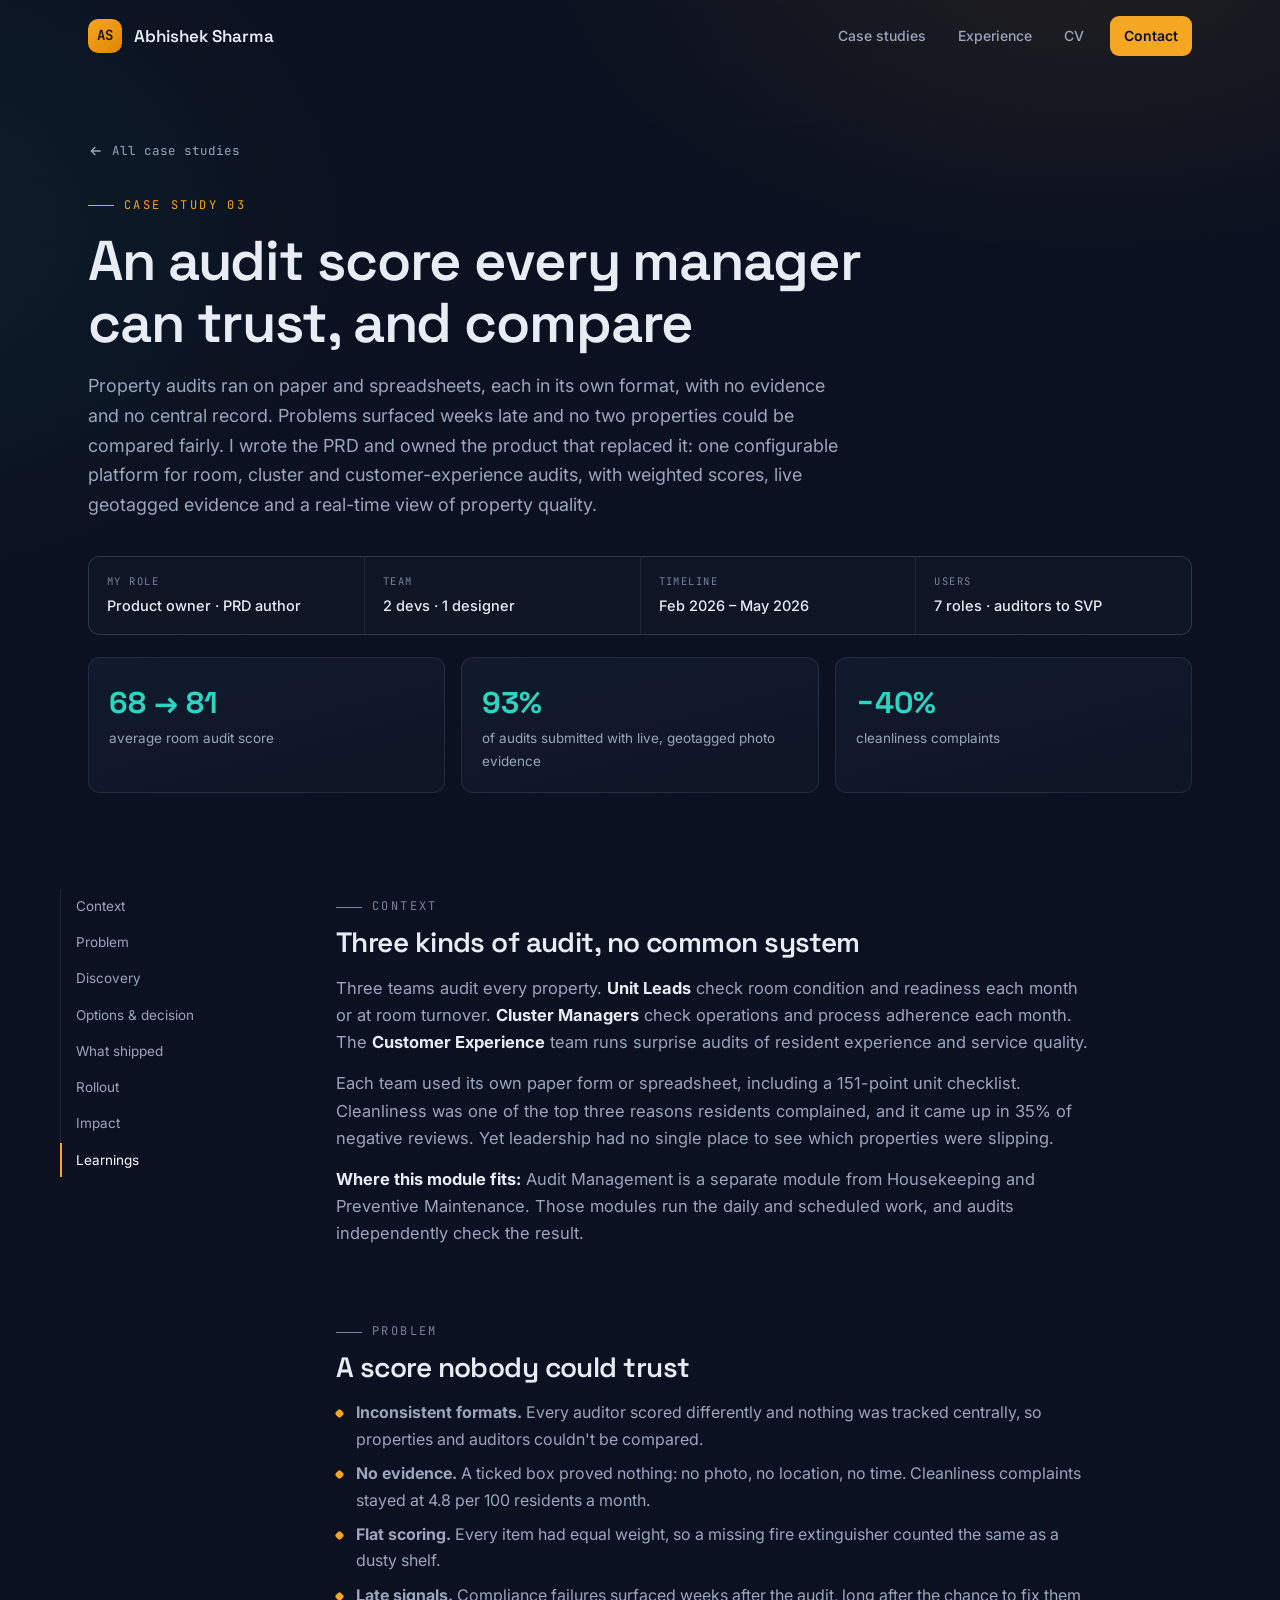
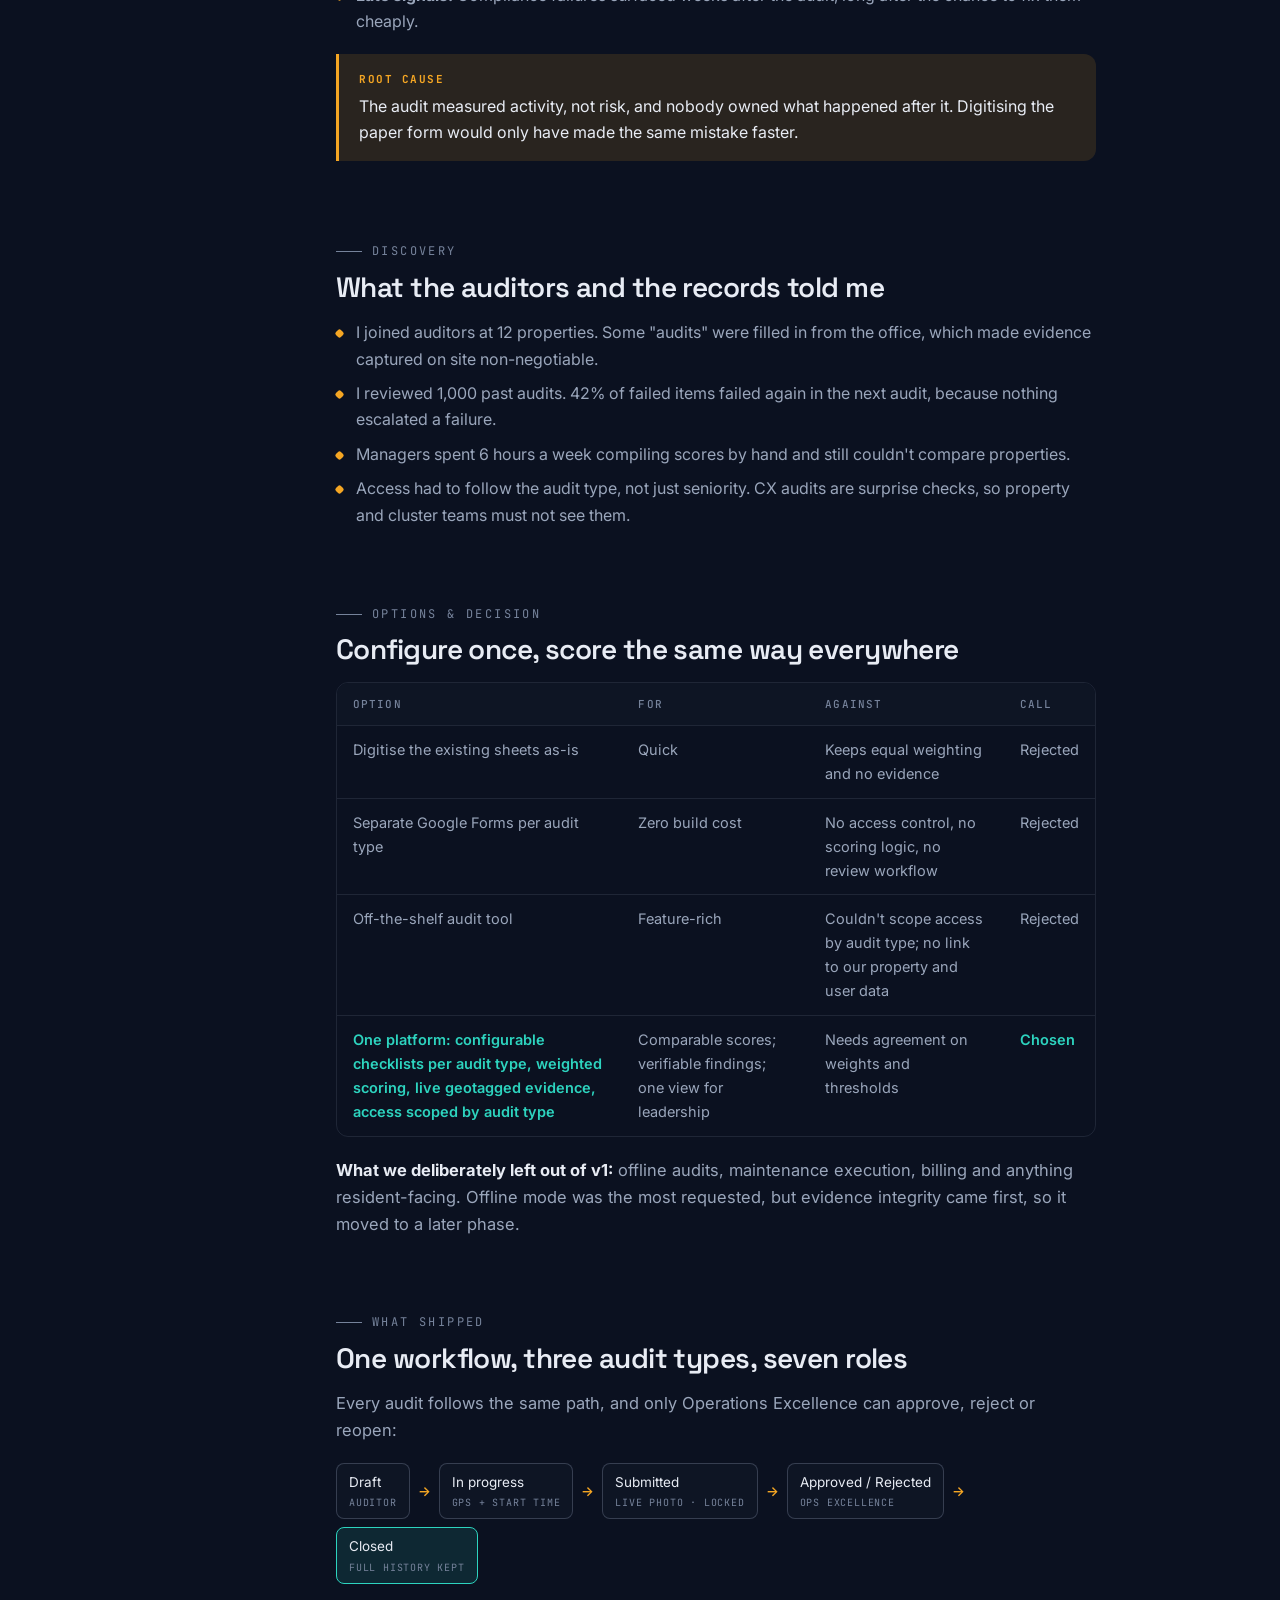
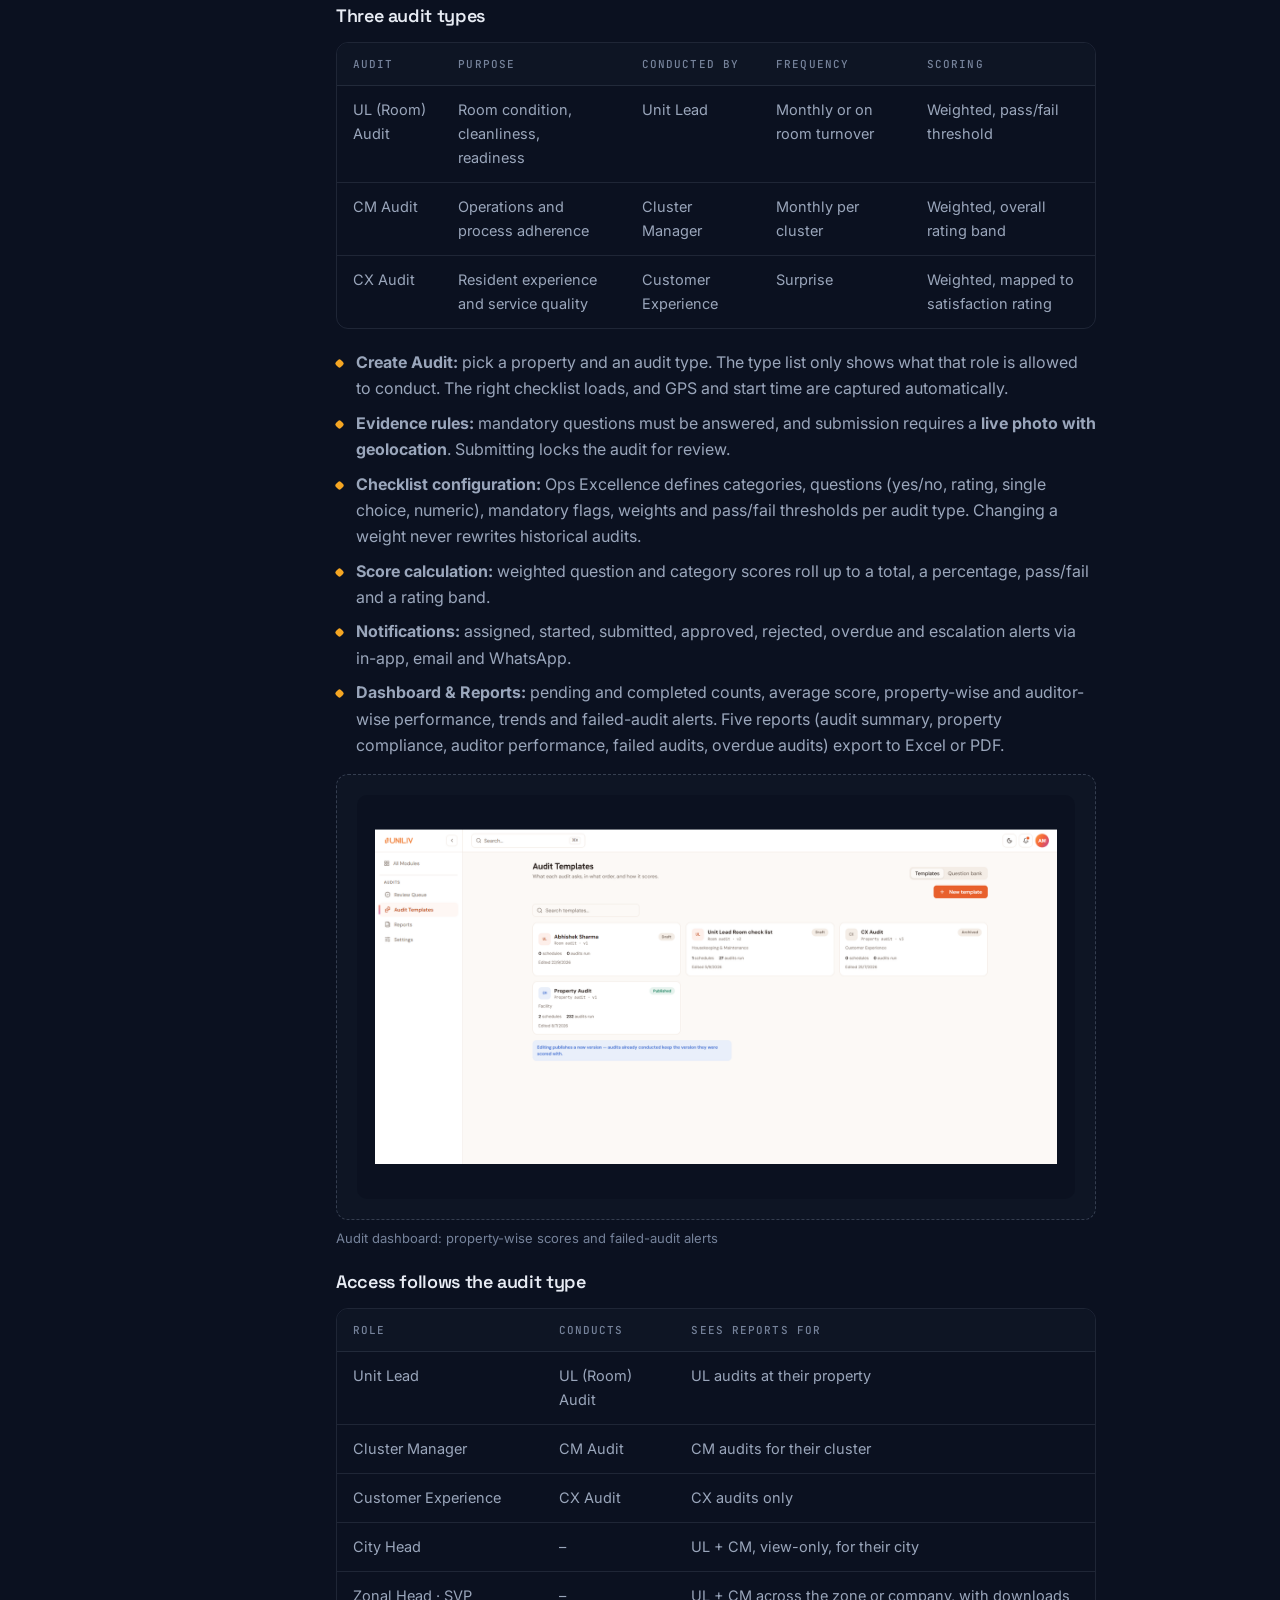
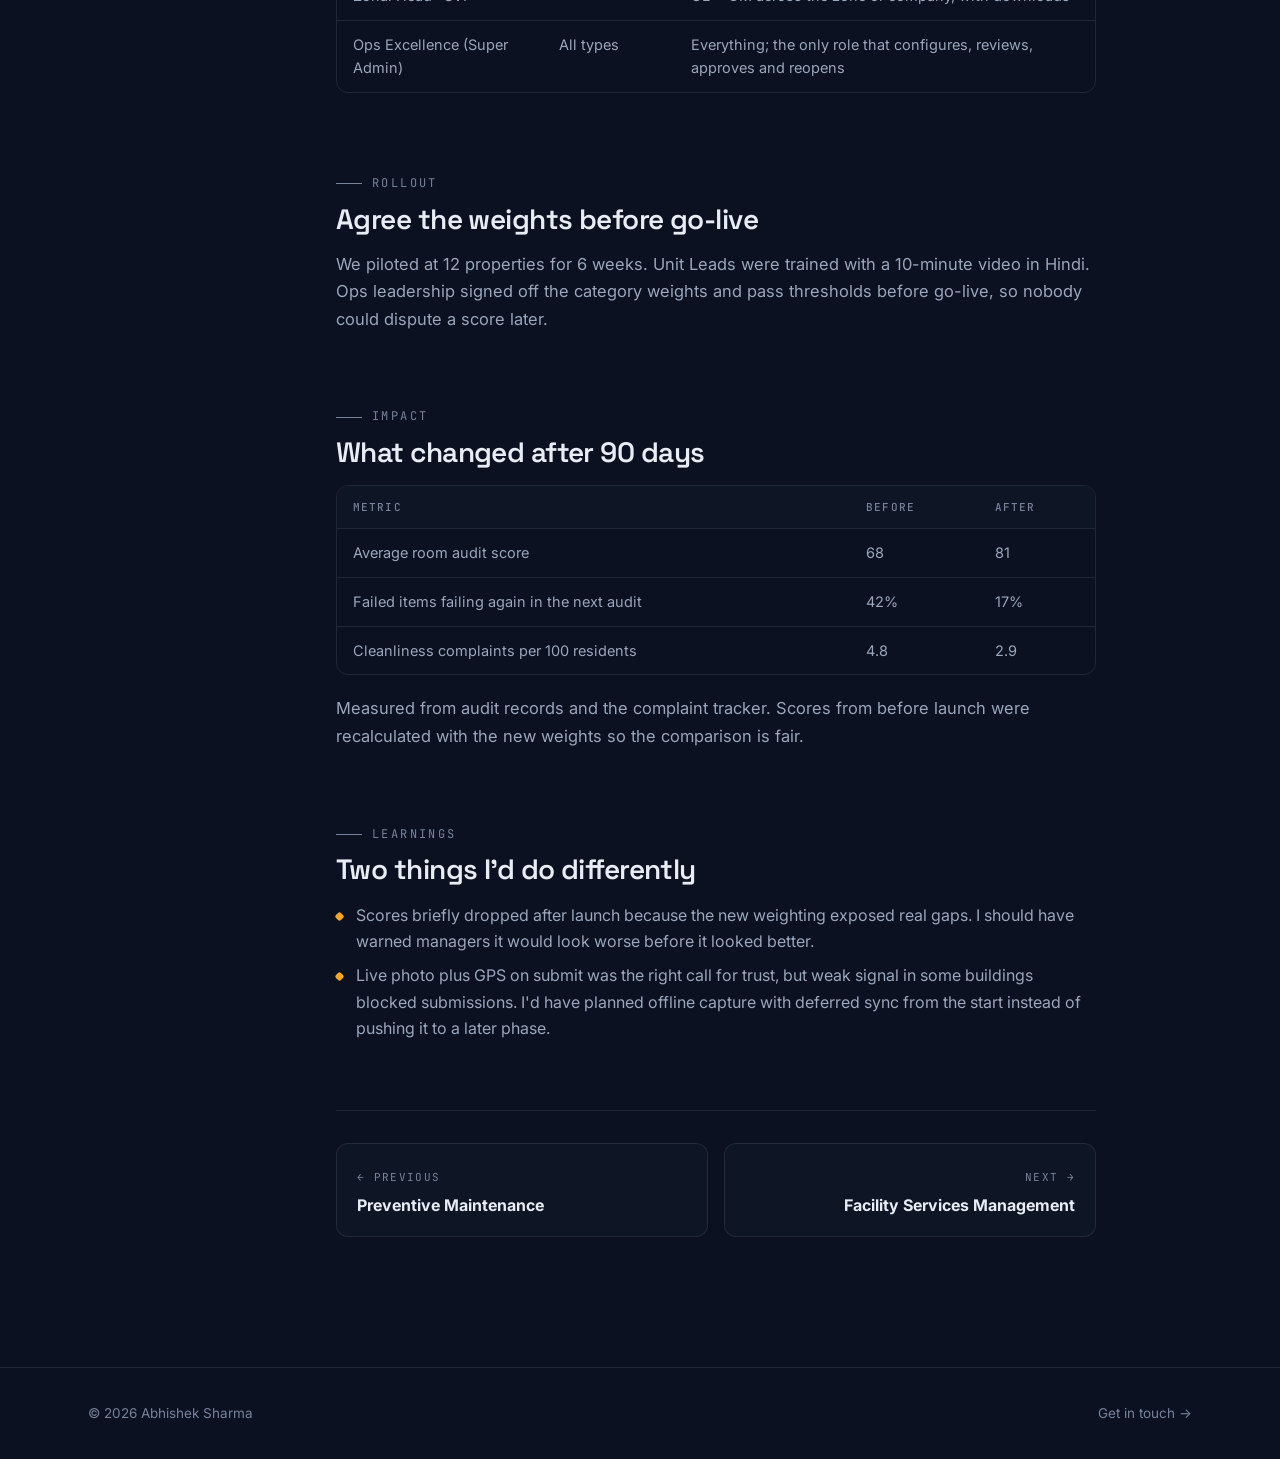
<file: case-studies/audit-management.html>
<!DOCTYPE html>
<html lang="en">
<head>
<meta charset="UTF-8">
<meta name="viewport" content="width=device-width, initial-scale=1">
<title>Audit Management · Case study · Abhishek Sharma</title>
<meta name="description" content="One configurable platform for room, cluster and customer-experience audits, with weighted scores, live geotagged evidence and real-time property quality views.">
<meta property="og:title" content="Audit Management: case study by Abhishek Sharma">
<meta property="og:description" content="Replacing paper and spreadsheet audits with a checklist-driven, evidence-backed audit platform for a multi-city co-living operator.">
<meta property="og:type" content="article">
<meta property="og:url" content="https://abhishekk0425.github.io/Portfolio/case-studies/audit-management.html">
<meta property="og:image" content="https://abhishekk0425.github.io/Portfolio/assets/og-image.png">
<meta name="twitter:card" content="summary_large_image">
<link rel="canonical" href="https://abhishekk0425.github.io/Portfolio/case-studies/audit-management.html">
<meta name="theme-color" content="#0B1120">
<link rel="icon" href="data:image/svg+xml,%3Csvg xmlns='http://www.w3.org/2000/svg' viewBox='0 0 64 64'%3E%3Crect width='64' height='64' rx='16' fill='%23F5A623'/%3E%3Ctext x='32' y='42' font-family='monospace' font-size='26' font-weight='700' text-anchor='middle' fill='%230B1120'%3EAS%3C/text%3E%3C/svg%3E">
<link rel="preconnect" href="https://fonts.googleapis.com">
<link rel="preconnect" href="https://fonts.gstatic.com" crossorigin>
<link href="https://fonts.googleapis.com/css2?family=Space+Grotesk:wght@500;600;700&family=Inter:wght@400;500;600&family=JetBrains+Mono:wght@400;500&display=swap" rel="stylesheet">
<link rel="stylesheet" href="../assets/style.css">
<style>
/* Status / lifecycle strip (page-specific) */
.flow{display:flex;flex-wrap:wrap;align-items:center;gap:8px;margin:18px 0 22px;padding:0;list-style:none}
.flow li{display:flex;align-items:center;gap:8px;font-size:13.5px;color:var(--text)}
.flow li span{background:var(--base-2);border:1px solid var(--line-strong);border-radius:8px;padding:7px 12px;white-space:nowrap}
.flow li span small{display:block;font-family:var(--mono);font-size:10px;letter-spacing:.08em;text-transform:uppercase;color:var(--muted-2);margin-top:2px}
.flow li:not(:last-child)::after{content:"→";color:var(--amber);font-weight:600}
.flow li.end span{border-color:var(--teal);background:var(--teal-soft)}
</style>
<script>document.documentElement.classList.add('js')</script>
</head>
<body>
<a class="skip" href="#main">Skip to content</a>
<header class="nav" id="nav">
  <div class="wrap nav-inner">
    <a href="../index.html" class="brand" aria-label="Abhishek Sharma, home"><span class="dot">AS</span>Abhishek Sharma</a>
    <button class="burger" id="burger" aria-label="Open menu" aria-expanded="false" aria-controls="navLinks"><span></span><span></span><span></span></button>
    <nav class="nav-links" id="navLinks" aria-label="Main">
      <a href="../index.html#work">Case studies</a>
      <a href="../index.html#experience">Experience</a>
      <a href="../assets/Abhishek_Sharma_CV.pdf" target="_blank" rel="noopener">CV</a>
      <a href="../index.html#contact" class="nav-cta">Contact</a>
    </nav>
  </div>
</header>
<main id="main">

<section class="cs-hero">
  <div class="wrap">
    <a class="crumb" href="../index.html#work"><svg viewBox="0 0 24 24" fill="none" stroke="currentColor" stroke-width="2"><path d="M19 12H5M11 18l-6-6 6-6"/></svg>All case studies</a><br>
    <span class="eyebrow">Case study 03</span>
    <h1>An audit score every manager can trust, and compare</h1>
    <p class="summary">Property audits ran on paper and spreadsheets, each in its own format, with no evidence and no central record. Problems surfaced weeks late and no two properties could be compared fairly. I wrote the PRD and owned the product that replaced it: one configurable platform for room, cluster and customer-experience audits, with weighted scores, live geotagged evidence and a real-time view of property quality.</p>
    <dl class="meta-row"><div><dt>My role</dt><dd>Product owner · PRD author</dd></div><div><dt>Team</dt><dd><em class="est">2 devs · 1 designer</em></dd></div><div><dt>Timeline</dt><dd><em class="est">Feb 2026 – May 2026</em></dd></div><div><dt>Users</dt><dd>7 roles · auditors to SVP</dd></div></dl>
    <div class="tldr"><div class="k"><div class="big"><em class="est">68 → 81</em></div><div class="sm">average room audit score</div></div><div class="k"><div class="big"><em class="est">93%</em></div><div class="sm">of audits submitted with live, geotagged photo evidence</div></div><div class="k"><div class="big"><em class="est">−40%</em></div><div class="sm">cleanliness complaints</div></div></div>
  </div>
</section>
<div class="wrap cs-layout">
  <nav class="toc" aria-label="On this page"><a href="#context">Context</a><a href="#problem">Problem</a><a href="#discovery">Discovery</a><a href="#decision">Options & decision</a><a href="#solution">What shipped</a><a href="#rollout">Rollout</a><a href="#impact">Impact</a><a href="#learnings">Learnings</a></nav>
  <article class="cs-content">

<section id="context" class="reveal"><span class="eyebrow">Context</span><h2>Three kinds of audit, no common system</h2>
<p>Three teams audit every property. <strong>Unit Leads</strong> check room condition and readiness each month or at room turnover. <strong>Cluster Managers</strong> check operations and process adherence each month. The <strong>Customer Experience</strong> team runs surprise audits of resident experience and service quality.</p>
<p>Each team used its own paper form or spreadsheet, including a <em class="est">151-point</em> unit checklist. Cleanliness was <em class="est">one of the top three</em> reasons residents complained, and it came up in <em class="est">35%</em> of negative reviews. Yet leadership had no single place to see which properties were slipping.</p>
<p><strong>Where this module fits:</strong> Audit Management is a separate module from Housekeeping and Preventive Maintenance. Those modules run the daily and scheduled work, and audits independently check the result.</p></section>

<section id="problem" class="reveal"><span class="eyebrow">Problem</span><h2>A score nobody could trust</h2>
<ul class="bul">
<li><strong>Inconsistent formats.</strong> Every auditor scored differently and nothing was tracked centrally, so properties and auditors couldn't be compared.</li>
<li><strong>No evidence.</strong> A ticked box proved nothing: no photo, no location, no time. Cleanliness complaints stayed at <em class="est">4.8 per 100 residents a month</em>.</li>
<li><strong>Flat scoring.</strong> Every item had equal weight, so a missing fire extinguisher counted the same as a dusty shelf.</li>
<li><strong>Late signals.</strong> Compliance failures surfaced weeks after the audit, long after the chance to fix them cheaply.</li></ul>
<div class="callout"><b>Root cause</b>The audit measured activity, not risk, and nobody owned what happened after it. Digitising the paper form would only have made the same mistake faster.</div></section>

<section id="discovery" class="reveal"><span class="eyebrow">Discovery</span><h2>What the auditors and the records told me</h2>
<ul class="bul">
<li>I joined auditors at 12 properties. Some "audits" were filled in from the office, which made evidence captured on site non-negotiable.</li>
<li>I reviewed 1,000 past audits. <em class="est">42%</em> of failed items failed again in the next audit, because nothing escalated a failure.</li>
<li>Managers spent <em class="est">6 hours</em> a week compiling scores by hand and still couldn't compare properties.</li>
<li>Access had to follow the audit type, not just seniority. CX audits are surprise checks, so property and cluster teams must not see them.</li></ul></section>

<section id="decision" class="reveal"><span class="eyebrow">Options & decision</span><h2>Configure once, score the same way everywhere</h2>
<div class="table-wrap"><table><thead><tr><th>Option</th><th>For</th><th>Against</th><th>Call</th></tr></thead><tbody>
<tr><td>Digitise the existing sheets as-is</td><td>Quick</td><td>Keeps equal weighting and no evidence</td><td>Rejected</td></tr>
<tr><td>Separate Google Forms per audit type</td><td>Zero build cost</td><td>No access control, no scoring logic, no review workflow</td><td>Rejected</td></tr>
<tr><td>Off-the-shelf audit tool</td><td>Feature-rich</td><td>Couldn't scope access by audit type; no link to our property and user data</td><td>Rejected</td></tr>
<tr><td class="pick">One platform: configurable checklists per audit type, weighted scoring, live geotagged evidence, access scoped by audit type</td><td>Comparable scores; verifiable findings; one view for leadership</td><td>Needs agreement on weights and thresholds</td><td class="pick">Chosen</td></tr>
</tbody></table></div>
<p><strong>What we deliberately left out of v1:</strong> offline audits, maintenance execution, billing and anything resident-facing. Offline mode was the most requested, but evidence integrity came first, so it moved to a later phase.</p></section>

<section id="solution" class="reveal"><span class="eyebrow">What shipped</span><h2>One workflow, three audit types, seven roles</h2>
<p>Every audit follows the same path, and only Operations Excellence can approve, reject or reopen:</p>
<ol class="flow" aria-label="Audit status flow">
  <li><span>Draft<small>Auditor</small></span></li>
  <li><span>In progress<small>GPS + start time</small></span></li>
  <li><span>Submitted<small>Live photo · locked</small></span></li>
  <li><span>Approved / Rejected<small>Ops Excellence</small></span></li>
  <li class="end"><span>Closed<small>Full history kept</small></span></li>
</ol>

<h3>Three audit types</h3>
<div class="table-wrap"><table><thead><tr><th>Audit</th><th>Purpose</th><th>Conducted by</th><th>Frequency</th><th>Scoring</th></tr></thead><tbody>
<tr><td>UL (Room) Audit</td><td>Room condition, cleanliness, readiness</td><td>Unit Lead</td><td>Monthly or on room turnover</td><td>Weighted, pass/fail threshold</td></tr>
<tr><td>CM Audit</td><td>Operations and process adherence</td><td>Cluster Manager</td><td>Monthly per cluster</td><td>Weighted, overall rating band</td></tr>
<tr><td>CX Audit</td><td>Resident experience and service quality</td><td>Customer Experience</td><td>Surprise</td><td>Weighted, mapped to satisfaction rating</td></tr>
</tbody></table></div>

<ul class="bul">
<li><strong>Create Audit:</strong> pick a property and an audit type. The type list only shows what that role is allowed to conduct. The right checklist loads, and GPS and start time are captured automatically.</li>
<li><strong>Evidence rules:</strong> mandatory questions must be answered, and submission requires a <strong>live photo with geolocation</strong>. Submitting locks the audit for review.</li>
<li><strong>Checklist configuration:</strong> Ops Excellence defines categories, questions (yes/no, rating, single choice, numeric), mandatory flags, weights and pass/fail thresholds per audit type. Changing a weight never rewrites historical audits.</li>
<li><strong>Score calculation:</strong> weighted question and category scores roll up to a total, a percentage, pass/fail and a rating band.</li>
<li><strong>Notifications:</strong> assigned, started, submitted, approved, rejected, overdue and escalation alerts via in-app, email and WhatsApp.</li>
<li><strong>Dashboard &amp; Reports:</strong> pending and completed counts, average score, property-wise and auditor-wise performance, trends and failed-audit alerts. Five reports (audit summary, property compliance, auditor performance, failed audits, overdue audits) export to Excel or PDF.</li></ul>
<figure><div class="shot"><img src="../assets/img/audit-management/audit-dashboard.png" alt="Audit dashboard showing property-wise scores and failed-audit alerts" loading="lazy"></div><figcaption>Audit dashboard: property-wise scores and failed-audit alerts</figcaption></figure>

<h3>Access follows the audit type</h3>
<div class="table-wrap"><table><thead><tr><th>Role</th><th>Conducts</th><th>Sees reports for</th></tr></thead><tbody>
<tr><td>Unit Lead</td><td>UL (Room) Audit</td><td>UL audits at their property</td></tr>
<tr><td>Cluster Manager</td><td>CM Audit</td><td>CM audits for their cluster</td></tr>
<tr><td>Customer Experience</td><td>CX Audit</td><td>CX audits only</td></tr>
<tr><td>City Head</td><td>–</td><td>UL + CM, view-only, for their city</td></tr>
<tr><td>Zonal Head · SVP</td><td>–</td><td>UL + CM across the zone or company, with downloads</td></tr>
<tr><td>Ops Excellence (Super Admin)</td><td>All types</td><td>Everything; the only role that configures, reviews, approves and reopens</td></tr>
</tbody></table></div></section>

<section id="rollout" class="reveal"><span class="eyebrow">Rollout</span><h2>Agree the weights before go-live</h2>
<p>We piloted at 12 properties for 6 weeks. Unit Leads were trained with a <em class="est">10-minute</em> video in Hindi. Ops leadership signed off the category weights and pass thresholds before go-live, so nobody could dispute a score later.</p></section>

<section id="impact" class="reveal"><span class="eyebrow">Impact</span><h2>What changed after <em class="est">90 days</em></h2>
<div class="table-wrap"><table><thead><tr><th>Metric</th><th>Before</th><th>After</th></tr></thead><tbody>
<tr><td>Average room audit score</td><td><em class="est">68</em></td><td><em class="est">81</em></td></tr>
<tr><td>Failed items failing again in the next audit</td><td><em class="est">42%</em></td><td><em class="est">17%</em></td></tr>
<tr><td>Cleanliness complaints per 100 residents</td><td><em class="est">4.8</em></td><td><em class="est">2.9</em></td></tr></tbody></table></div>
<p>Measured from audit records and the complaint tracker. Scores from before launch were recalculated with the new weights so the comparison is fair.</p></section>

<section id="learnings" class="reveal"><span class="eyebrow">Learnings</span><h2>Two things I'd do differently</h2>
<ul class="bul">
<li>Scores briefly dropped after launch because the new weighting exposed real gaps. I should have warned managers it would look worse before it looked better.</li>
<li>Live photo plus GPS on submit was the right call for trust, but weak signal in some buildings blocked submissions. I'd have planned offline capture with deferred sync from the start instead of pushing it to a later phase.</li></ul></section>

    <div class="next-cs">
      <a href="preventive-maintenance.html"><span>← Previous</span><b>Preventive Maintenance</b></a>
      <a href="housekeeping.html"><span>Next →</span><b>Facility Services Management</b></a>
    </div>
  </article>
</div>
</main>
<footer><div class="wrap"><p>© <span id="yr">2026</span> Abhishek Sharma</p><p><a href="../index.html#contact">Get in touch →</a></p></div></footer>
<script src="../assets/main.js"></script>
</body>
</html>
</file>
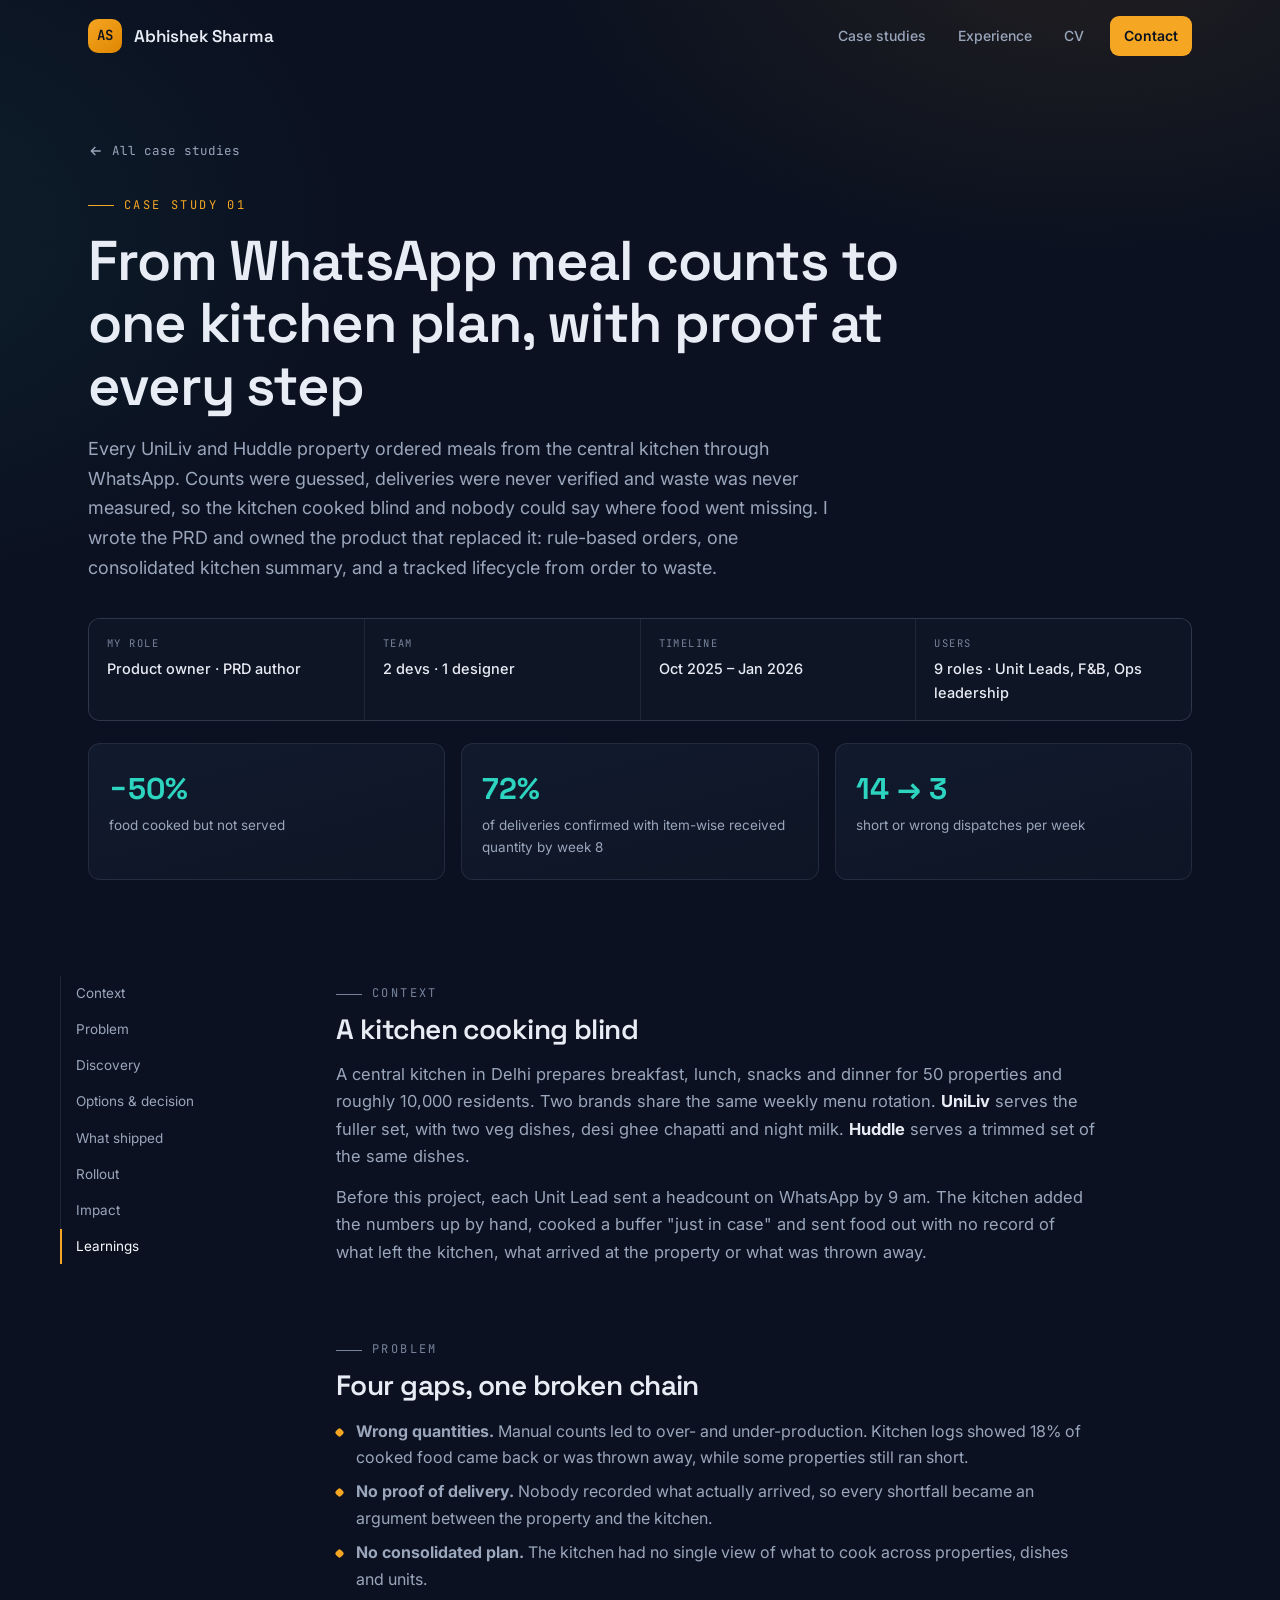
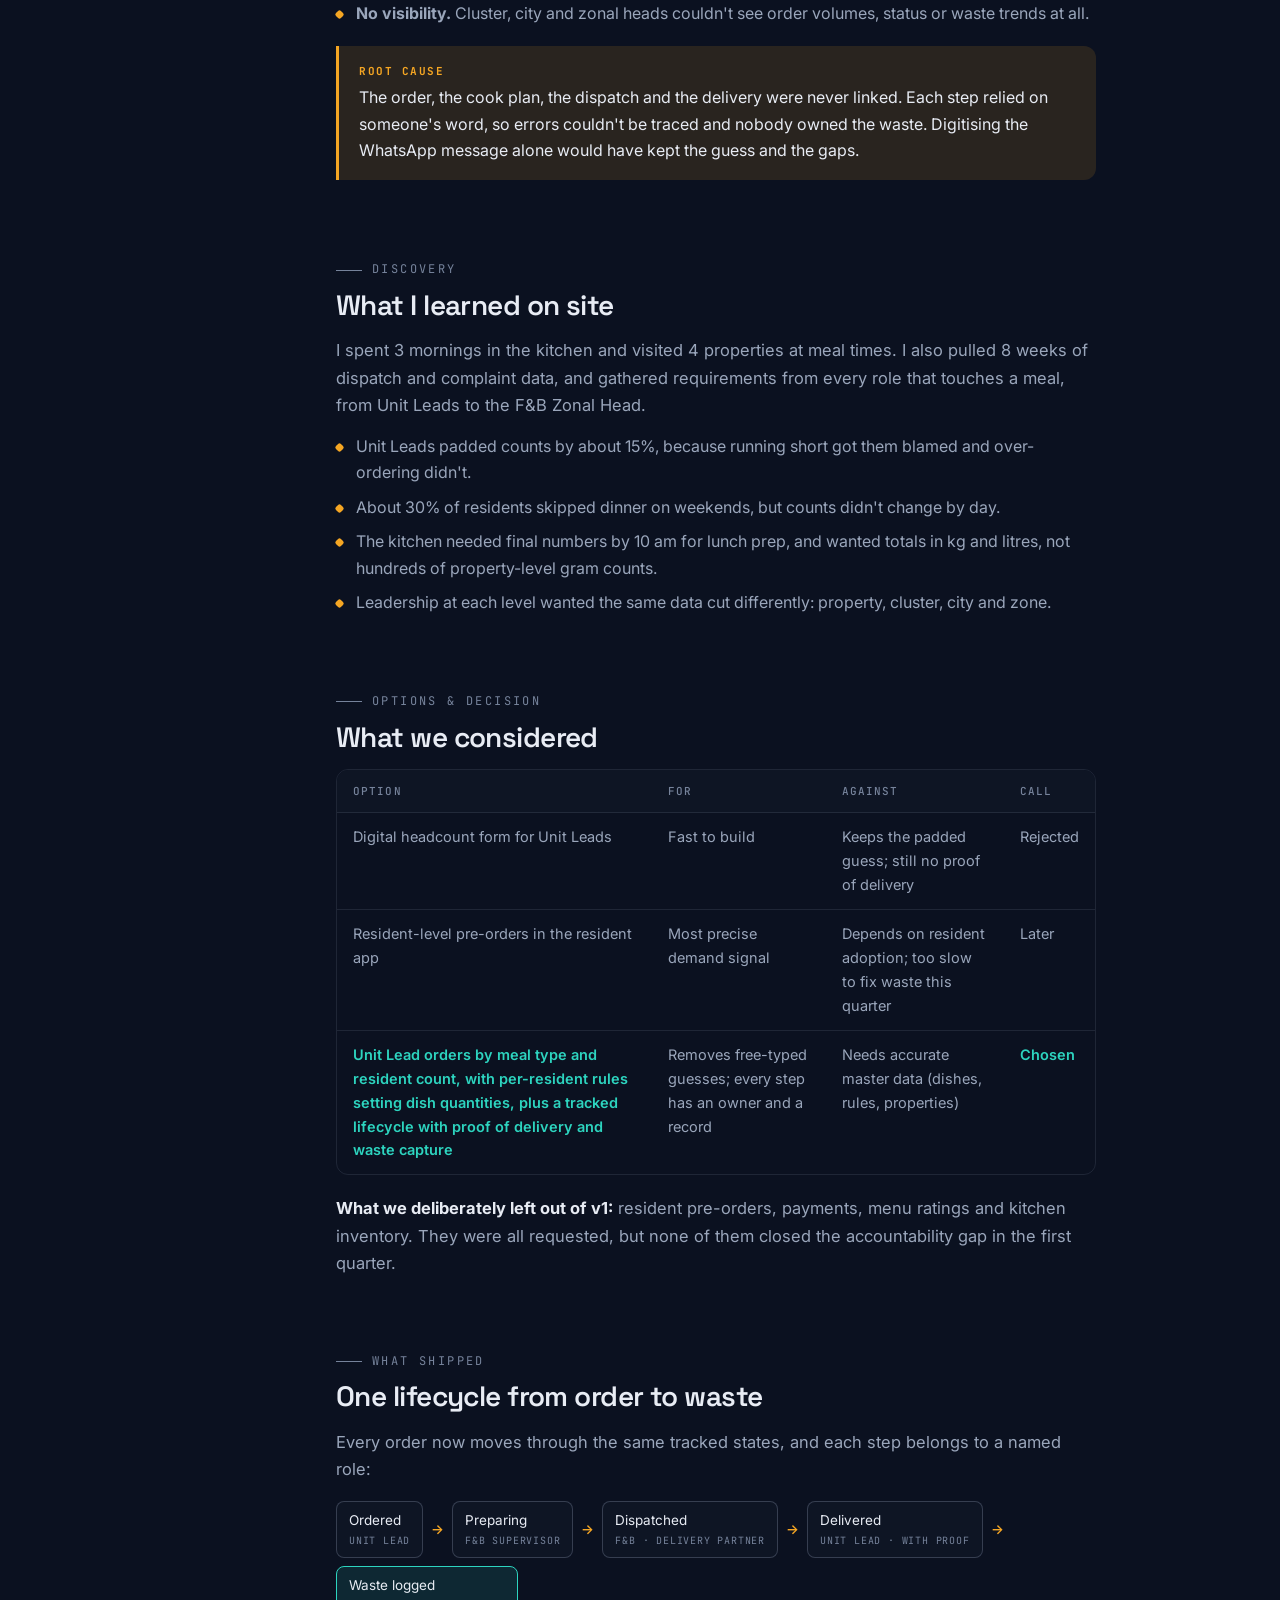
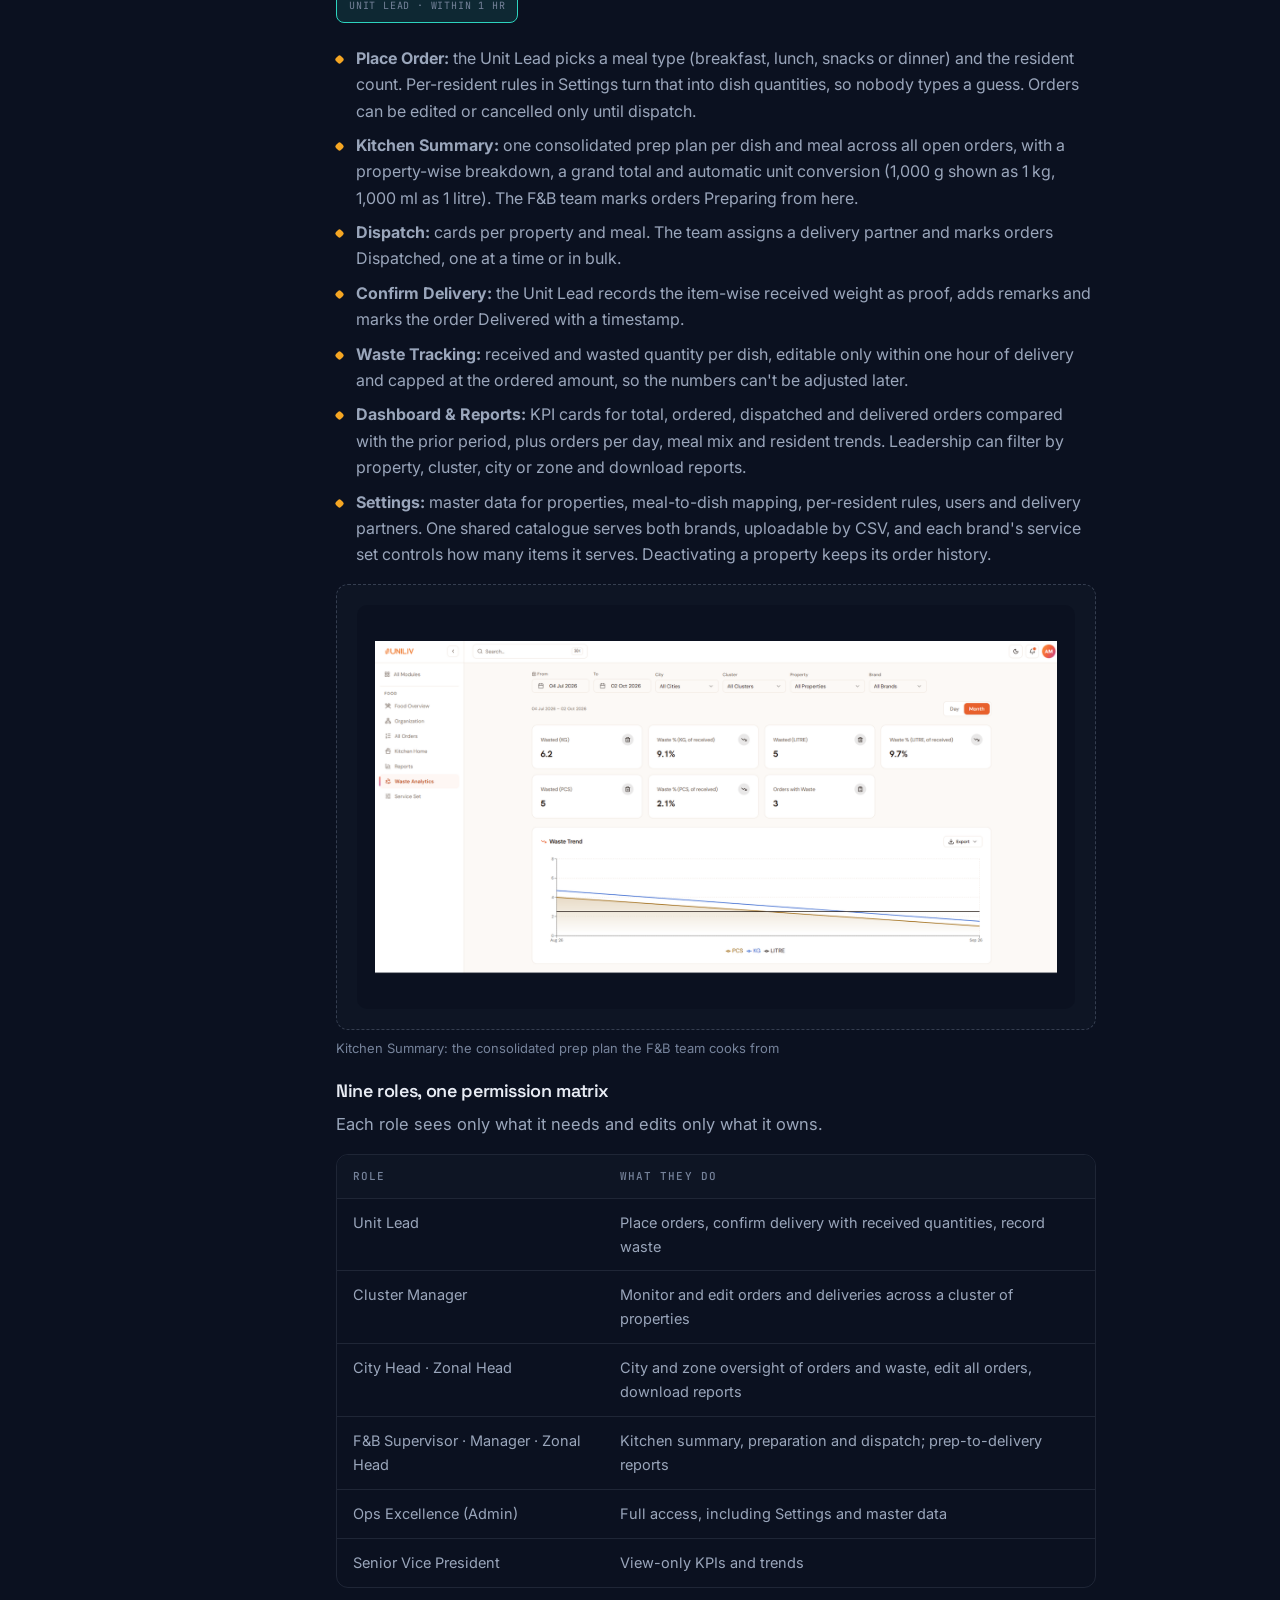
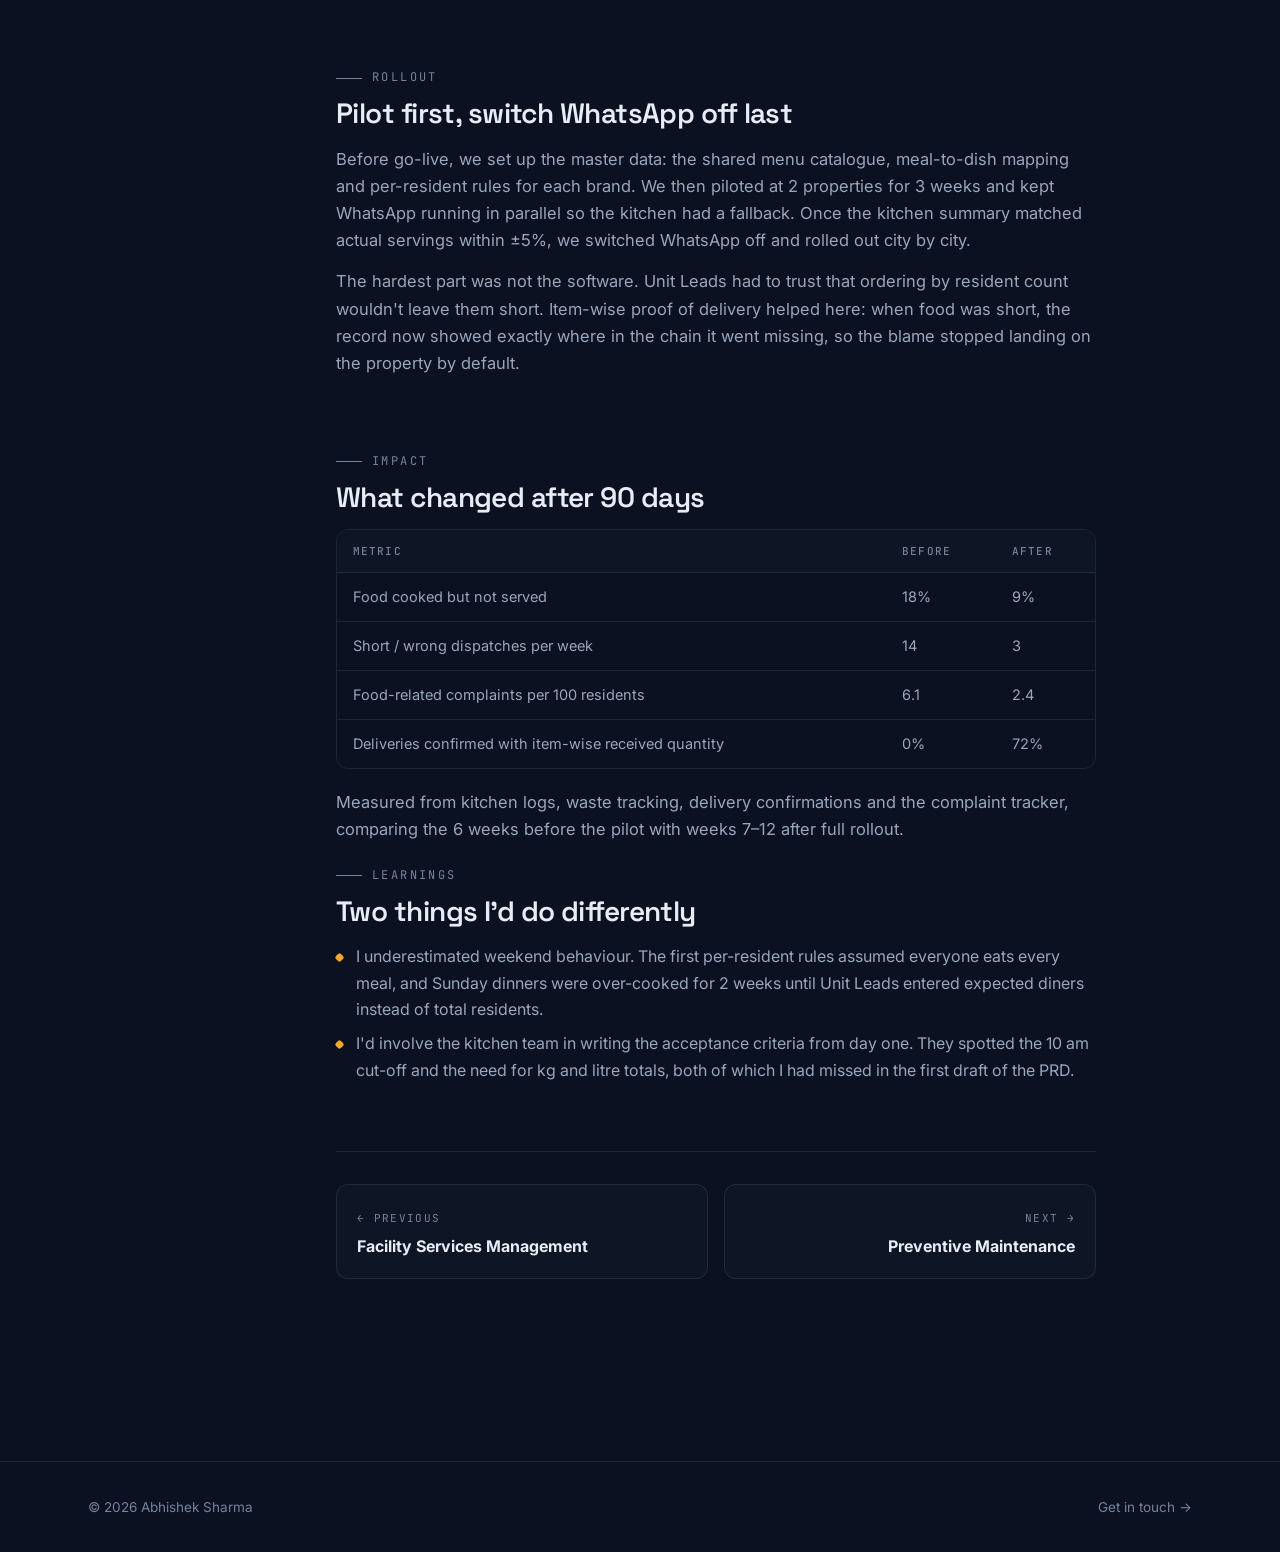
<file: case-studies/food-kitchen-ops.html>
<!DOCTYPE html>
<html lang="en">
<head>
<meta charset="UTF-8">
<meta name="viewport" content="width=device-width, initial-scale=1">
<title>Food Ordering & Kitchen Ops · Case study · Abhishek Sharma</title>
<meta name="description" content="How UniLiv moved from WhatsApp meal counts to rule-based orders, one consolidated kitchen plan and proof at every step from order to waste.">
<meta property="og:title" content="Food Ordering & Kitchen Ops: case study by Abhishek Sharma">
<meta property="og:description" content="Rule-based meal orders, a consolidated kitchen summary and a tracked lifecycle from order to waste, built for a multi-city co-living operator.">
<meta property="og:type" content="article">
<meta property="og:url" content="https://abhishekk0425.github.io/Portfolio/case-studies/food-kitchen-ops.html">
<meta property="og:image" content="https://abhishekk0425.github.io/Portfolio/assets/og-image.png">
<meta name="twitter:card" content="summary_large_image">
<link rel="canonical" href="https://abhishekk0425.github.io/Portfolio/case-studies/food-kitchen-ops.html">
<meta name="theme-color" content="#0B1120">
<link rel="icon" href="data:image/svg+xml,%3Csvg xmlns='http://www.w3.org/2000/svg' viewBox='0 0 64 64'%3E%3Crect width='64' height='64' rx='16' fill='%23F5A623'/%3E%3Ctext x='32' y='42' font-family='monospace' font-size='26' font-weight='700' text-anchor='middle' fill='%230B1120'%3EAS%3C/text%3E%3C/svg%3E">
<link rel="preconnect" href="https://fonts.googleapis.com">
<link rel="preconnect" href="https://fonts.gstatic.com" crossorigin>
<link href="https://fonts.googleapis.com/css2?family=Space+Grotesk:wght@500;600;700&family=Inter:wght@400;500;600&family=JetBrains+Mono:wght@400;500&display=swap" rel="stylesheet">
<link rel="stylesheet" href="../assets/style.css">
<style>
/* Order lifecycle strip (page-specific) */
.flow{display:flex;flex-wrap:wrap;align-items:center;gap:8px;margin:18px 0 22px;padding:0;list-style:none}
.flow li{display:flex;align-items:center;gap:8px;font-size:13.5px;color:var(--text)}
.flow li span{background:var(--base-2);border:1px solid var(--line-strong);border-radius:8px;padding:7px 12px;white-space:nowrap}
.flow li span small{display:block;font-family:var(--mono);font-size:10px;letter-spacing:.08em;text-transform:uppercase;color:var(--muted-2);margin-top:2px}
.flow li:not(:last-child)::after{content:"→";color:var(--amber);font-weight:600}
.flow li.end span{border-color:var(--teal);background:var(--teal-soft)}
</style>
<script>document.documentElement.classList.add('js')</script>
</head>
<body>
<a class="skip" href="#main">Skip to content</a>
<header class="nav" id="nav">
  <div class="wrap nav-inner">
    <a href="../index.html" class="brand" aria-label="Abhishek Sharma, home"><span class="dot">AS</span>Abhishek Sharma</a>
    <button class="burger" id="burger" aria-label="Open menu" aria-expanded="false" aria-controls="navLinks"><span></span><span></span><span></span></button>
    <nav class="nav-links" id="navLinks" aria-label="Main">
      <a href="../index.html#work">Case studies</a>
      <a href="../index.html#experience">Experience</a>
      <a href="../assets/Abhishek_Sharma_CV.pdf" target="_blank" rel="noopener">CV</a>
      <a href="../index.html#contact" class="nav-cta">Contact</a>
    </nav>
  </div>
</header>
<main id="main">

<section class="cs-hero">
  <div class="wrap">
    <a class="crumb" href="../index.html#work"><svg viewBox="0 0 24 24" fill="none" stroke="currentColor" stroke-width="2"><path d="M19 12H5M11 18l-6-6 6-6"/></svg>All case studies</a><br>
    <span class="eyebrow">Case study 01</span>
    <h1>From WhatsApp meal counts to one kitchen plan, with proof at every step</h1>
    <p class="summary">Every UniLiv and Huddle property ordered meals from the central kitchen through WhatsApp. Counts were guessed, deliveries were never verified and waste was never measured, so the kitchen cooked blind and nobody could say where food went missing. I wrote the PRD and owned the product that replaced it: rule-based orders, one consolidated kitchen summary, and a tracked lifecycle from order to waste.</p>
    <dl class="meta-row"><div><dt>My role</dt><dd>Product owner · PRD author</dd></div><div><dt>Team</dt><dd><em class="est">2 devs · 1 designer</em></dd></div><div><dt>Timeline</dt><dd><em class="est">Oct 2025 – Jan 2026</em></dd></div><div><dt>Users</dt><dd>9 roles · Unit Leads, F&B, Ops leadership</dd></div></dl>
    <div class="tldr"><div class="k"><div class="big"><em class="est">−50%</em></div><div class="sm">food cooked but not served</div></div><div class="k"><div class="big"><em class="est">72%</em></div><div class="sm">of deliveries confirmed with item-wise received quantity by week 8</div></div><div class="k"><div class="big"><em class="est">14 → 3</em></div><div class="sm">short or wrong dispatches per week</div></div></div>
  </div>
</section>
<div class="wrap cs-layout">
  <nav class="toc" aria-label="On this page"><a href="#context">Context</a><a href="#problem">Problem</a><a href="#discovery">Discovery</a><a href="#decision">Options & decision</a><a href="#solution">What shipped</a><a href="#rollout">Rollout</a><a href="#impact">Impact</a><a href="#learnings">Learnings</a></nav>
  <article class="cs-content">

<section id="context" class="reveal"><span class="eyebrow">Context</span><h2>A kitchen cooking blind</h2>
<p>A central kitchen in Delhi prepares breakfast, lunch, snacks and dinner for 50 properties and roughly 10,000 residents. Two brands share the same weekly menu rotation. <strong>UniLiv</strong> serves the fuller set, with two veg dishes, desi ghee chapatti and night milk. <strong>Huddle</strong> serves a trimmed set of the same dishes.</p>
<p>Before this project, each Unit Lead sent a headcount on WhatsApp by <em class="est">9 am</em>. The kitchen added the numbers up by hand, cooked a buffer "just in case" and sent food out with no record of what left the kitchen, what arrived at the property or what was thrown away.</p></section>

<section id="problem" class="reveal"><span class="eyebrow">Problem</span><h2>Four gaps, one broken chain</h2>
<ul class="bul">
<li><strong>Wrong quantities.</strong> Manual counts led to over- and under-production. Kitchen logs showed <em class="est">18%</em> of cooked food came back or was thrown away, while some properties still ran short.</li>
<li><strong>No proof of delivery.</strong> Nobody recorded what actually arrived, so every shortfall became an argument between the property and the kitchen.</li>
<li><strong>No consolidated plan.</strong> The kitchen had no single view of what to cook across properties, dishes and units.</li>
<li><strong>No visibility.</strong> Cluster, city and zonal heads couldn't see order volumes, status or waste trends at all.</li></ul>
<div class="callout"><b>Root cause</b>The order, the cook plan, the dispatch and the delivery were never linked. Each step relied on someone's word, so errors couldn't be traced and nobody owned the waste. Digitising the WhatsApp message alone would have kept the guess and the gaps.</div></section>

<section id="discovery" class="reveal"><span class="eyebrow">Discovery</span><h2>What I learned on site</h2>
<p>I spent <em class="est">3 mornings</em> in the kitchen and visited <em class="est">4 properties</em> at meal times. I also pulled <em class="est">8 weeks</em> of dispatch and complaint data, and gathered requirements from every role that touches a meal, from Unit Leads to the F&amp;B Zonal Head.</p>
<ul class="bul">
<li>Unit Leads padded counts by about <em class="est">15%</em>, because running short got them blamed and over-ordering didn't.</li>
<li>About <em class="est">30%</em> of residents skipped dinner on weekends, but counts didn't change by day.</li>
<li>The kitchen needed final numbers by <em class="est">10 am</em> for lunch prep, and wanted totals in kg and litres, not hundreds of property-level gram counts.</li>
<li>Leadership at each level wanted the same data cut differently: property, cluster, city and zone.</li></ul></section>

<section id="decision" class="reveal"><span class="eyebrow">Options & decision</span><h2>What we considered</h2>
<div class="table-wrap"><table><thead><tr><th>Option</th><th>For</th><th>Against</th><th>Call</th></tr></thead><tbody>
<tr><td>Digital headcount form for Unit Leads</td><td>Fast to build</td><td>Keeps the padded guess; still no proof of delivery</td><td>Rejected</td></tr>
<tr><td>Resident-level pre-orders in the resident app</td><td>Most precise demand signal</td><td>Depends on resident adoption; too slow to fix waste this quarter</td><td>Later</td></tr>
<tr><td class="pick">Unit Lead orders by meal type and resident count, with per-resident rules setting dish quantities, plus a tracked lifecycle with proof of delivery and waste capture</td><td>Removes free-typed guesses; every step has an owner and a record</td><td>Needs accurate master data (dishes, rules, properties)</td><td class="pick">Chosen</td></tr>
</tbody></table></div>
<p><strong>What we deliberately left out of v1:</strong> resident pre-orders, payments, menu ratings and kitchen inventory. They were all requested, but none of them closed the accountability gap in the first quarter.</p></section>

<section id="solution" class="reveal"><span class="eyebrow">What shipped</span><h2>One lifecycle from order to waste</h2>
<p>Every order now moves through the same tracked states, and each step belongs to a named role:</p>
<ol class="flow" aria-label="Order lifecycle">
  <li><span>Ordered<small>Unit Lead</small></span></li>
  <li><span>Preparing<small>F&amp;B Supervisor</small></span></li>
  <li><span>Dispatched<small>F&amp;B · delivery partner</small></span></li>
  <li><span>Delivered<small>Unit Lead · with proof</small></span></li>
  <li class="end"><span>Waste logged<small>Unit Lead · within 1 hr</small></span></li>
</ol>
<ul class="bul">
<li><strong>Place Order:</strong> the Unit Lead picks a meal type (breakfast, lunch, snacks or dinner) and the resident count. Per-resident rules in Settings turn that into dish quantities, so nobody types a guess. Orders can be edited or cancelled only until dispatch.</li>
<li><strong>Kitchen Summary:</strong> one consolidated prep plan per dish and meal across all open orders, with a property-wise breakdown, a grand total and automatic unit conversion (1,000 g shown as 1 kg, 1,000 ml as 1 litre). The F&amp;B team marks orders Preparing from here.</li>
<li><strong>Dispatch:</strong> cards per property and meal. The team assigns a delivery partner and marks orders Dispatched, one at a time or in bulk.</li>
<li><strong>Confirm Delivery:</strong> the Unit Lead records the item-wise received weight as proof, adds remarks and marks the order Delivered with a timestamp.</li>
<li><strong>Waste Tracking:</strong> received and wasted quantity per dish, editable only within one hour of delivery and capped at the ordered amount, so the numbers can't be adjusted later.</li>
<li><strong>Dashboard &amp; Reports:</strong> KPI cards for total, ordered, dispatched and delivered orders compared with the prior period, plus orders per day, meal mix and resident trends. Leadership can filter by property, cluster, city or zone and download reports.</li>
<li><strong>Settings:</strong> master data for properties, meal-to-dish mapping, per-resident rules, users and delivery partners. One shared catalogue serves both brands, uploadable by CSV, and each brand's service set controls how many items it serves. Deactivating a property keeps its order history.</li></ul>
<figure><div class="shot"><img src="../assets/img/food-kitchen-ops/cook-plan-screen.png" alt="Kitchen Summary screen: consolidated prep plan per dish and meal with property-wise breakdown and totals in kg and litres" loading="lazy"></div><figcaption>Kitchen Summary: the consolidated prep plan the F&amp;B team cooks from</figcaption></figure>

<h3>Nine roles, one permission matrix</h3>
<p>Each role sees only what it needs and edits only what it owns.</p>
<div class="table-wrap"><table><thead><tr><th>Role</th><th>What they do</th></tr></thead><tbody>
<tr><td>Unit Lead</td><td>Place orders, confirm delivery with received quantities, record waste</td></tr>
<tr><td>Cluster Manager</td><td>Monitor and edit orders and deliveries across a cluster of properties</td></tr>
<tr><td>City Head · Zonal Head</td><td>City and zone oversight of orders and waste, edit all orders, download reports</td></tr>
<tr><td>F&amp;B Supervisor · Manager · Zonal Head</td><td>Kitchen summary, preparation and dispatch; prep-to-delivery reports</td></tr>
<tr><td>Ops Excellence (Admin)</td><td>Full access, including Settings and master data</td></tr>
<tr><td>Senior Vice President</td><td>View-only KPIs and trends</td></tr>
</tbody></table></div></section>

<section id="rollout" class="reveal"><span class="eyebrow">Rollout</span><h2>Pilot first, switch WhatsApp off last</h2>
<p>Before go-live, we set up the master data: the shared menu catalogue, meal-to-dish mapping and per-resident rules for each brand. We then piloted at <em class="est">2 properties</em> for <em class="est">3 weeks</em> and kept WhatsApp running in parallel so the kitchen had a fallback. Once the kitchen summary matched actual servings within <em class="est">±5%</em>, we switched WhatsApp off and rolled out city by city.</p>
<p>The hardest part was not the software. Unit Leads had to trust that ordering by resident count wouldn't leave them short. Item-wise proof of delivery helped here: when food was short, the record now showed exactly where in the chain it went missing, so the blame stopped landing on the property by default.</p></section>

<section id="impact" class="reveal"><span class="eyebrow">Impact</span><h2>What changed after <em class="est">90 days</em></h2>
<div class="table-wrap"><table><thead><tr><th>Metric</th><th>Before</th><th>After</th></tr></thead><tbody>
<tr><td>Food cooked but not served</td><td><em class="est">18%</em></td><td><em class="est">9%</em></td></tr>
<tr><td>Short / wrong dispatches per week</td><td><em class="est">14</em></td><td><em class="est">3</em></td></tr>
<tr><td>Food-related complaints per 100 residents</td><td><em class="est">6.1</em></td><td><em class="est">2.4</em></td></tr>
<tr><td>Deliveries confirmed with item-wise received quantity</td><td>0%</td><td><em class="est">72%</em></td></tr></tbody></table></div>
<p>Measured from kitchen logs, waste tracking, delivery confirmations and the complaint tracker, comparing the <em class="est">6 weeks</em> before the pilot with weeks 7–12 after full rollout.</p>
<!-- <figure><div class="shot"><img src="../assets/img/food-kitchen-ops/waste-analytics.png" alt="Waste Analytics screen: waste by kg, litre and pieces as a share of received quantity, with a falling waste trend and filters for city, cluster, property and brand" loading="lazy"></div><figcaption>Waste Analytics: waste as a share of what each property received, by kg, litre and pieces, filterable by city, cluster, property and brand</figcaption></figure></section> -->

<section id="learnings" class="reveal"><span class="eyebrow">Learnings</span><h2>Two things I'd do differently</h2>
<ul class="bul">
<li>I underestimated weekend behaviour. The first per-resident rules assumed everyone eats every meal, and Sunday dinners were over-cooked for <em class="est">2 weeks</em> until Unit Leads entered expected diners instead of total residents.</li>
<li>I'd involve the kitchen team in writing the acceptance criteria from day one. They spotted the 10 am cut-off and the need for kg and litre totals, both of which I had missed in the first draft of the PRD.</li></ul></section>

    <div class="next-cs">
      <a href="housekeeping.html"><span>← Previous</span><b>Facility Services Management</b></a>
      <a href="preventive-maintenance.html"><span>Next →</span><b>Preventive Maintenance</b></a>
    </div>
  </article>
</div>
</main>
<footer><div class="wrap"><p>© <span id="yr">2026</span> Abhishek Sharma</p><p><a href="../index.html#contact">Get in touch →</a></p></div></footer>
<script src="../assets/main.js"></script>
</body>
</html>
</file>
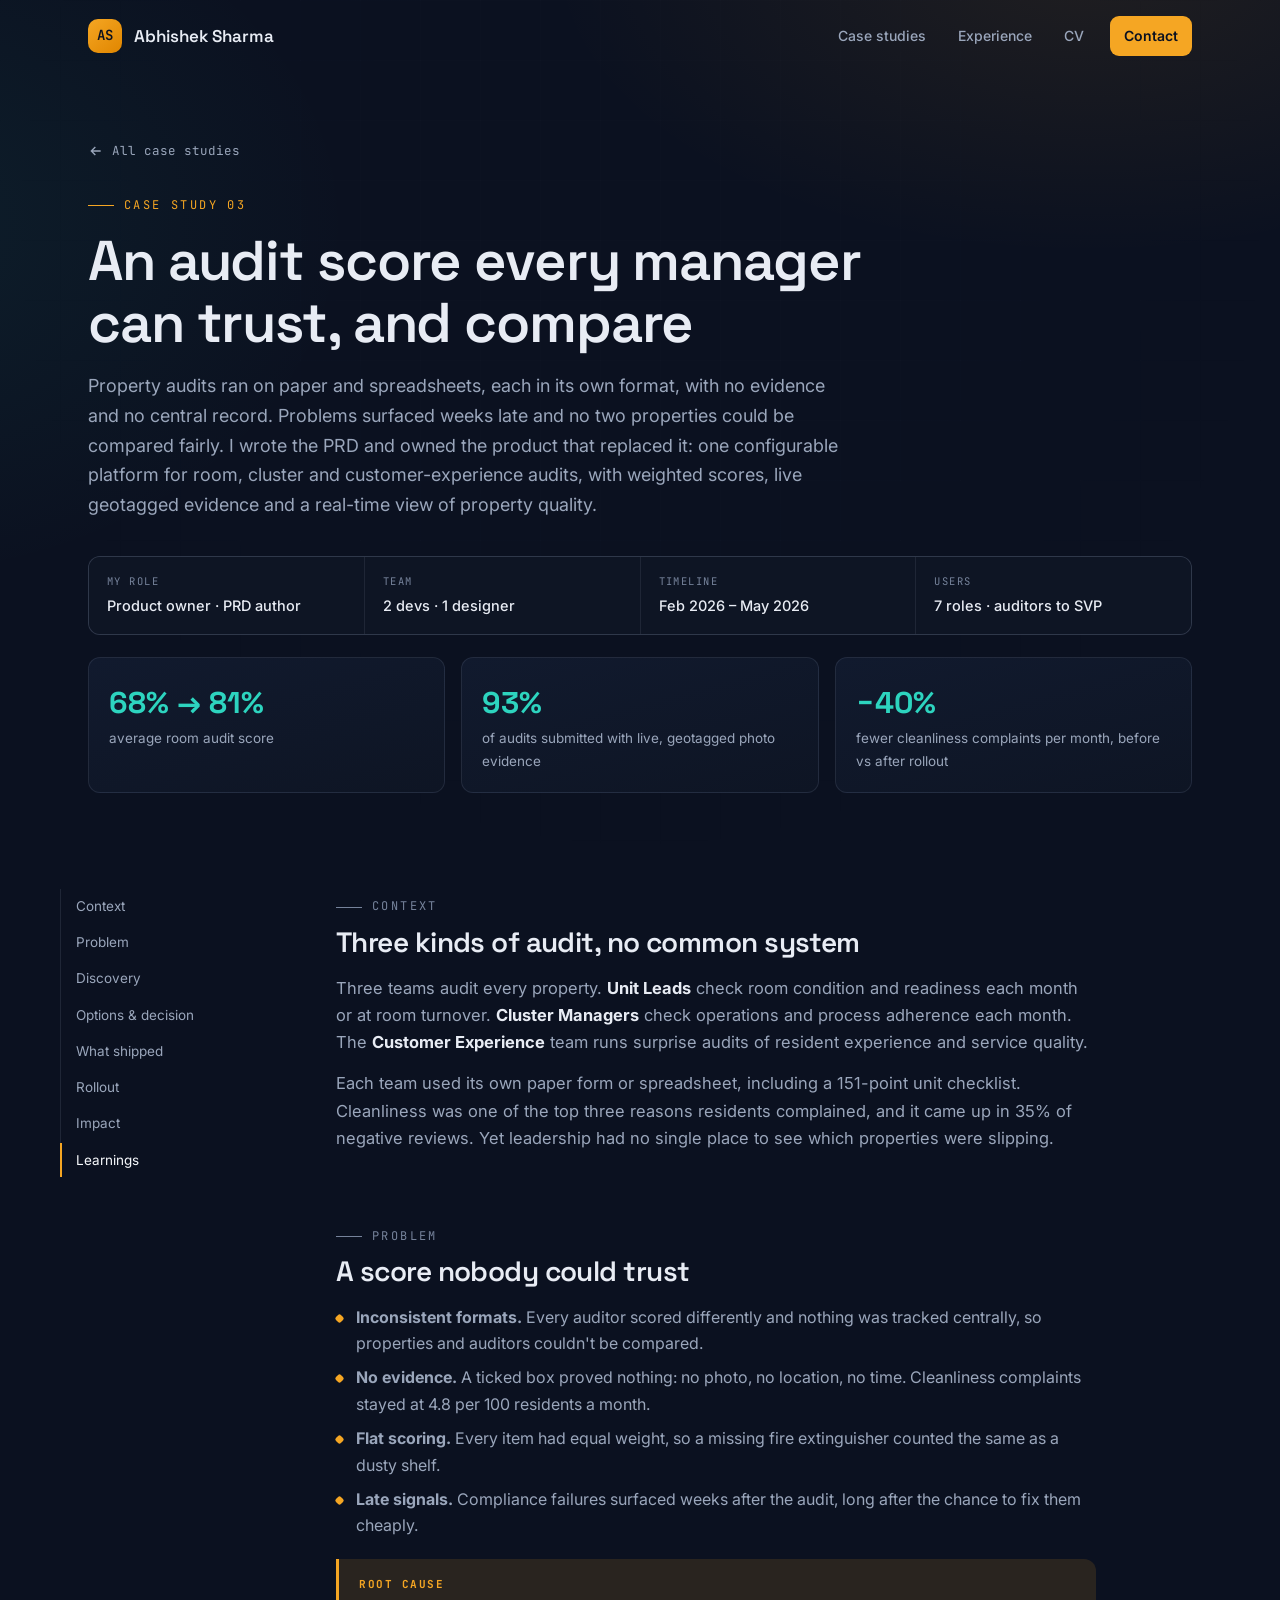
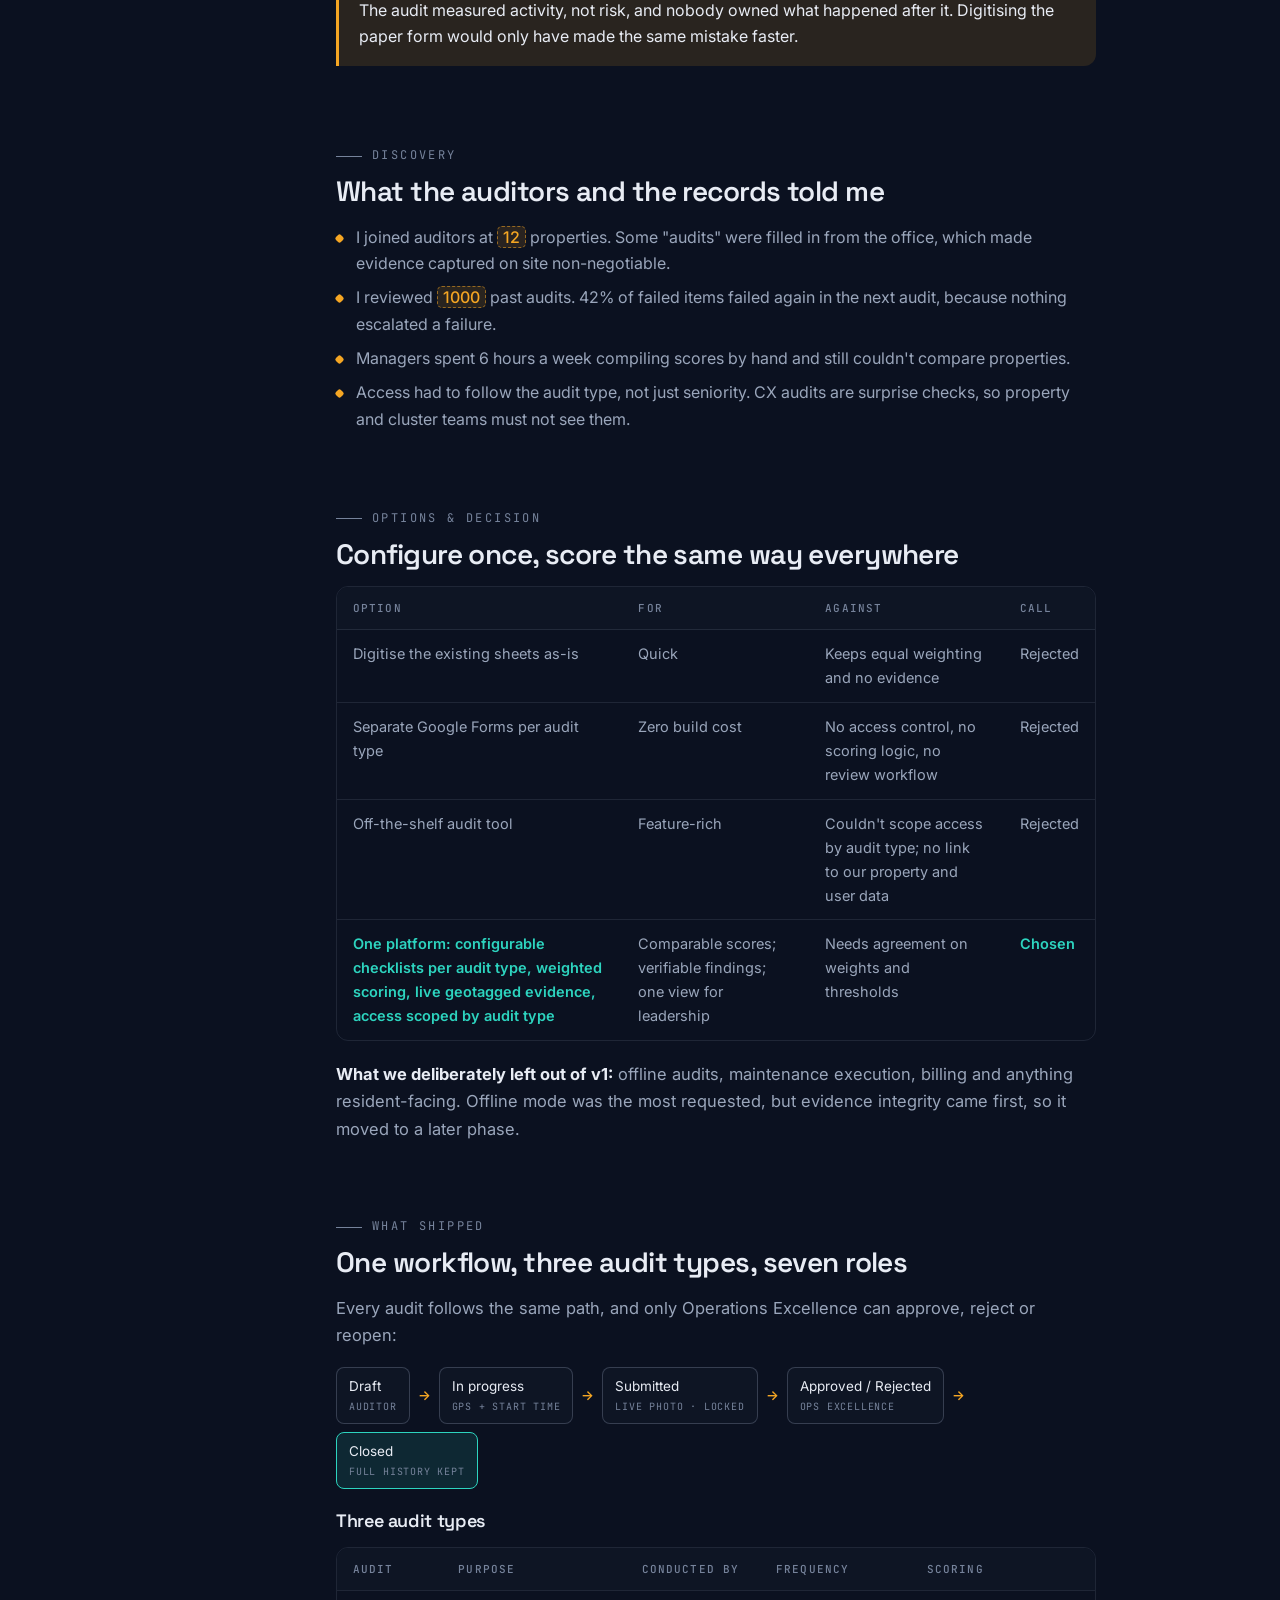
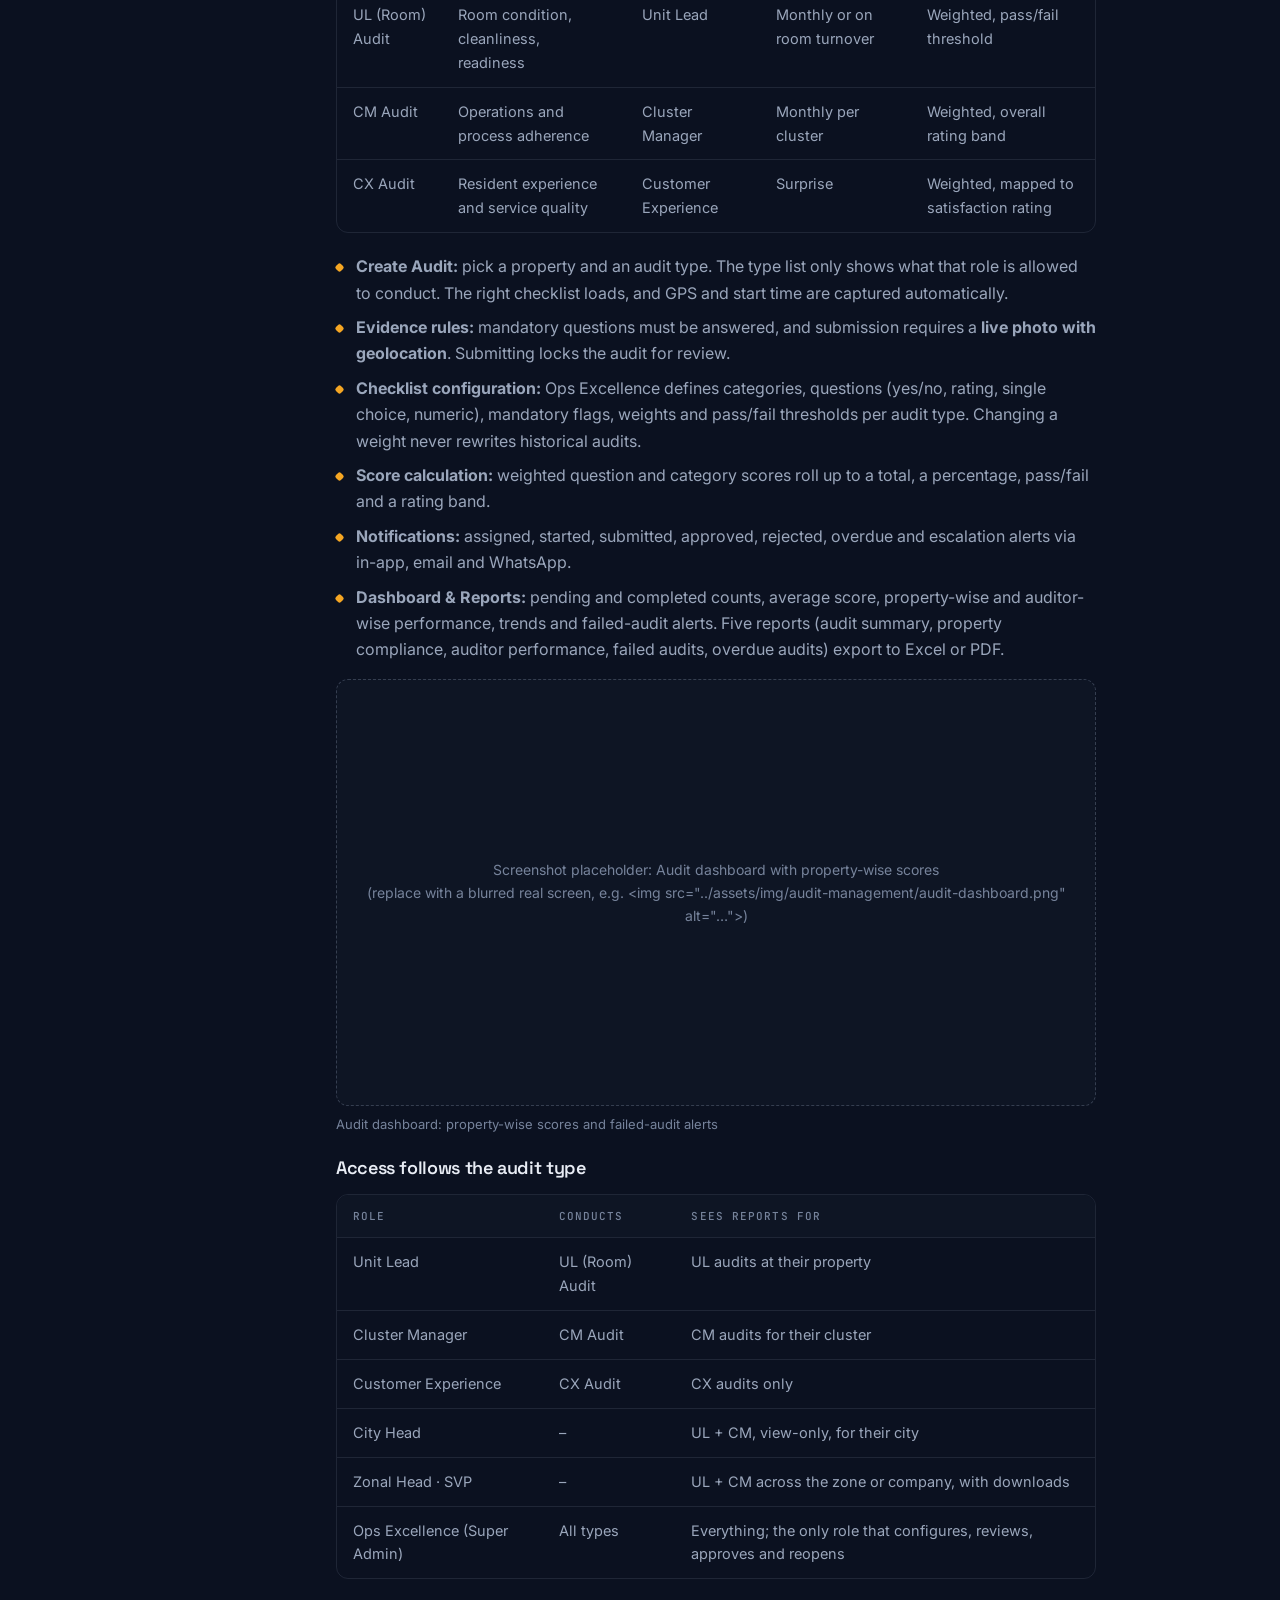
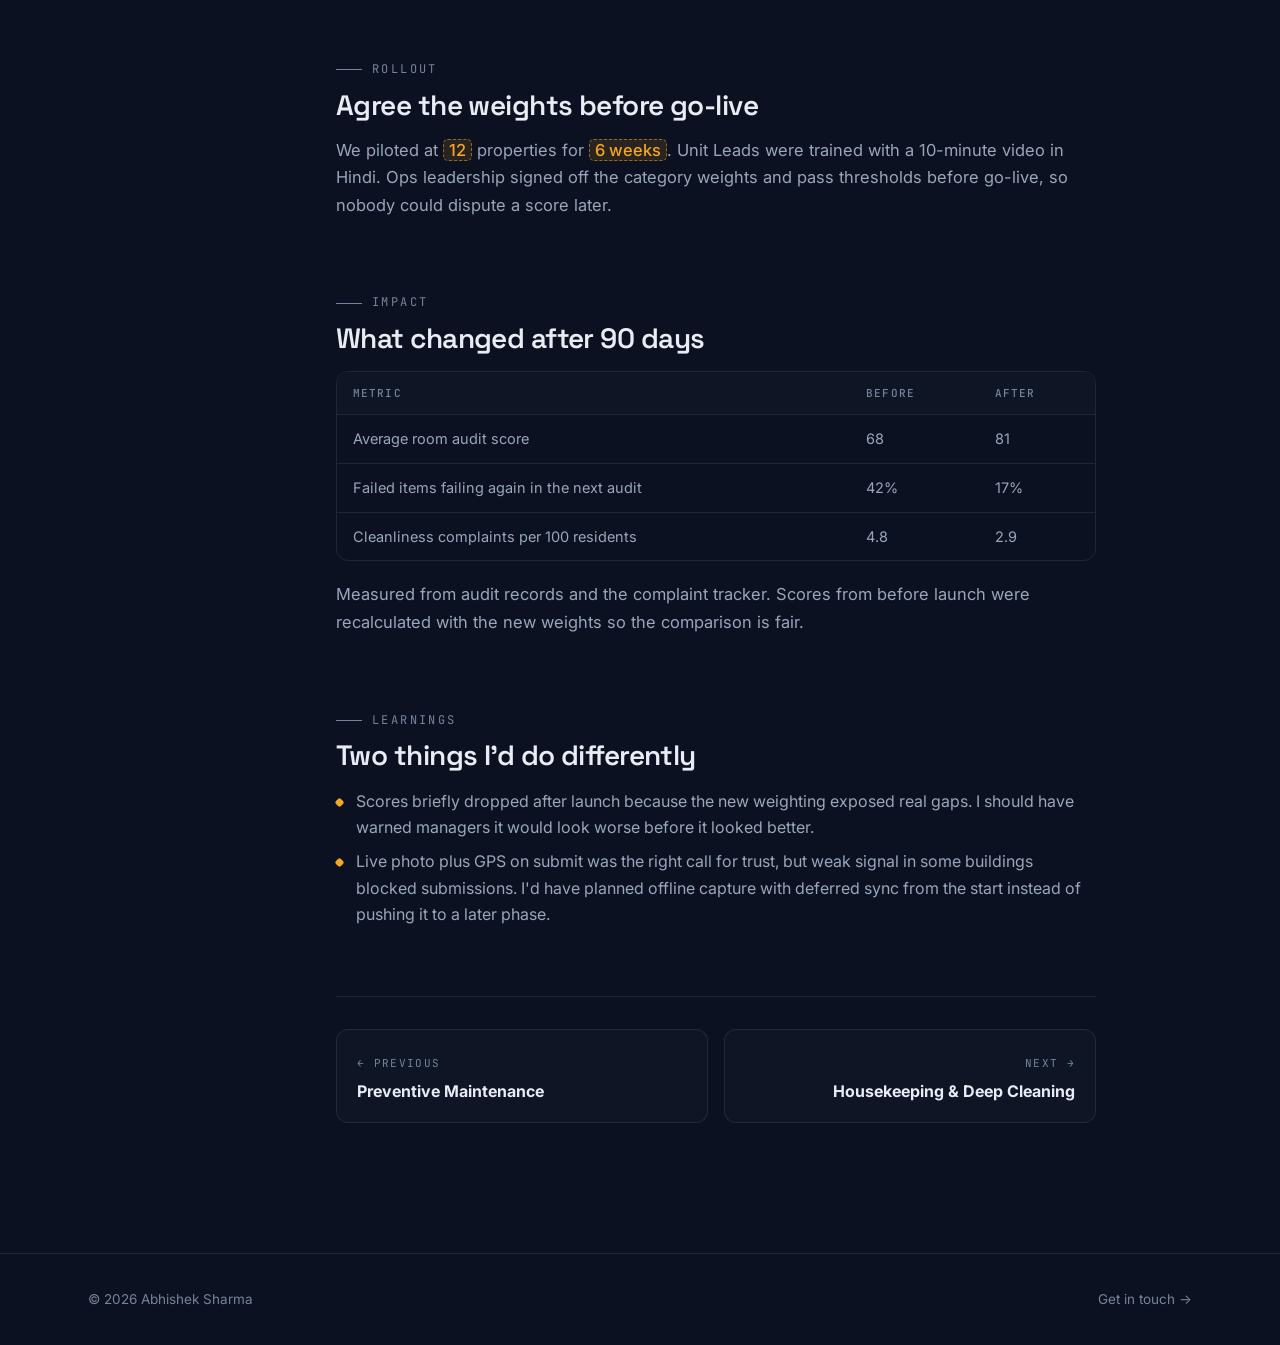
<file: case-studies/housekeeping-audit.html>
<!DOCTYPE html>
<html lang="en">
<head>
<meta charset="UTF-8">
<meta name="viewport" content="width=device-width, initial-scale=1">
<title>Audit Management · Case study · Abhishek Sharma</title>
<meta name="description" content="One configurable platform for room, cluster and customer-experience audits, with weighted scores, live geotagged evidence and real-time property quality views.">
<meta property="og:title" content="Audit Management: case study by Abhishek Sharma">
<meta property="og:description" content="Replacing paper and spreadsheet audits with a checklist-driven, evidence-backed audit platform for a multi-city co-living operator.">
<meta property="og:type" content="article">
<meta property="og:url" content="https://abhishekk0425.github.io/Portfolio/case-studies/audit-management.html">
<meta property="og:image" content="https://abhishekk0425.github.io/Portfolio/assets/og-image.png">
<meta name="twitter:card" content="summary_large_image">
<link rel="canonical" href="https://abhishekk0425.github.io/Portfolio/case-studies/audit-management.html">
<meta name="theme-color" content="#0B1120">
<link rel="icon" href="data:image/svg+xml,%3Csvg xmlns='http://www.w3.org/2000/svg' viewBox='0 0 64 64'%3E%3Crect width='64' height='64' rx='16' fill='%23F5A623'/%3E%3Ctext x='32' y='42' font-family='monospace' font-size='26' font-weight='700' text-anchor='middle' fill='%230B1120'%3EAS%3C/text%3E%3C/svg%3E">
<link rel="preconnect" href="https://fonts.googleapis.com">
<link rel="preconnect" href="https://fonts.gstatic.com" crossorigin>
<link href="https://fonts.googleapis.com/css2?family=Space+Grotesk:wght@500;600;700&family=Inter:wght@400;500;600&family=JetBrains+Mono:wght@400;500&display=swap" rel="stylesheet">
<link rel="stylesheet" href="../assets/style.css">
<style>
/* Status / lifecycle strip (page-specific) */
.flow{display:flex;flex-wrap:wrap;align-items:center;gap:8px;margin:18px 0 22px;padding:0;list-style:none}
.flow li{display:flex;align-items:center;gap:8px;font-size:13.5px;color:var(--text)}
.flow li span{background:var(--base-2);border:1px solid var(--line-strong);border-radius:8px;padding:7px 12px;white-space:nowrap}
.flow li span small{display:block;font-family:var(--mono);font-size:10px;letter-spacing:.08em;text-transform:uppercase;color:var(--muted-2);margin-top:2px}
.flow li:not(:last-child)::after{content:"→";color:var(--amber);font-weight:600}
.flow li.end span{border-color:var(--teal);background:var(--teal-soft)}
</style>
<script>document.documentElement.classList.add('js')</script>
</head>
<body>
<a class="skip" href="#main">Skip to content</a>
<header class="nav" id="nav">
  <div class="wrap nav-inner">
    <a href="../index.html" class="brand" aria-label="Abhishek Sharma, home"><span class="dot">AS</span>Abhishek Sharma</a>
    <button class="burger" id="burger" aria-label="Open menu" aria-expanded="false" aria-controls="navLinks"><span></span><span></span><span></span></button>
    <nav class="nav-links" id="navLinks" aria-label="Main">
      <a href="../index.html#work">Case studies</a>
      <a href="../index.html#experience">Experience</a>
      <a href="../assets/Abhishek_Sharma_CV.pdf" target="_blank" rel="noopener">CV</a>
      <a href="../index.html#contact" class="nav-cta">Contact</a>
    </nav>
  </div>
</header>
<main id="main">

<section class="cs-hero">
  <div class="wrap">
    <a class="crumb" href="../index.html#work"><svg viewBox="0 0 24 24" fill="none" stroke="currentColor" stroke-width="2"><path d="M19 12H5M11 18l-6-6 6-6"/></svg>All case studies</a><br>
    <span class="eyebrow">Case study 03</span>
    <h1>An audit score every manager can trust, and compare</h1>
    <p class="summary">Property audits ran on paper and spreadsheets, each in its own format, with no evidence and no central record. Problems surfaced weeks late and no two properties could be compared fairly. I wrote the PRD and owned the product that replaced it: one configurable platform for room, cluster and customer-experience audits, with weighted scores, live geotagged evidence and a real-time view of property quality.</p>
    <dl class="meta-row"><div><dt>My role</dt><dd>Product owner · PRD author</dd></div><div><dt>Team</dt><dd><em class="est">2 devs · 1 designer</em></dd></div><div><dt>Timeline</dt><dd><em class="est">Feb 2026 – May 2026</em></dd></div><div><dt>Users</dt><dd>7 roles · auditors to SVP</dd></div></dl>
    <div class="tldr"><div class="k"><div class="big"><em class="est">68% → 81%</em></div><div class="sm">average room audit score</div></div><div class="k"><div class="big"><em class="est">93%</em></div><div class="sm">of audits submitted with live, geotagged photo evidence</div></div><div class="k"><div class="big"><em class="est">−40%</em></div><div class="sm">fewer cleanliness complaints per month, before vs after rollout</div></div></div>
  </div>
</section>
<div class="wrap cs-layout">
  <nav class="toc" aria-label="On this page"><a href="#context">Context</a><a href="#problem">Problem</a><a href="#discovery">Discovery</a><a href="#decision">Options & decision</a><a href="#solution">What shipped</a><a href="#rollout">Rollout</a><a href="#impact">Impact</a><a href="#learnings">Learnings</a></nav>
  <article class="cs-content">

<section id="context" class="reveal"><span class="eyebrow">Context</span><h2>Three kinds of audit, no common system</h2>
<p>Three teams audit every property. <strong>Unit Leads</strong> check room condition and readiness each month or at room turnover. <strong>Cluster Managers</strong> check operations and process adherence each month. The <strong>Customer Experience</strong> team runs surprise audits of resident experience and service quality.</p>
<p>Each team used its own paper form or spreadsheet, including a <em class="est">151-point</em> unit checklist. Cleanliness was <em class="est">one of the top three</em> reasons residents complained, and it came up in <em class="est">35%</em> of negative reviews. Yet leadership had no single place to see which properties were slipping.</p></section>

<section id="problem" class="reveal"><span class="eyebrow">Problem</span><h2>A score nobody could trust</h2>
<ul class="bul">
<li><strong>Inconsistent formats.</strong> Every auditor scored differently and nothing was tracked centrally, so properties and auditors couldn't be compared.</li>
<li><strong>No evidence.</strong> A ticked box proved nothing: no photo, no location, no time. Cleanliness complaints stayed at <em class="est">4.8 per 100 residents a month</em>.</li>
<li><strong>Flat scoring.</strong> Every item had equal weight, so a missing fire extinguisher counted the same as a dusty shelf.</li>
<li><strong>Late signals.</strong> Compliance failures surfaced weeks after the audit, long after the chance to fix them cheaply.</li></ul>
<div class="callout"><b>Root cause</b>The audit measured activity, not risk, and nobody owned what happened after it. Digitising the paper form would only have made the same mistake faster.</div></section>

<section id="discovery" class="reveal"><span class="eyebrow">Discovery</span><h2>What the auditors and the records told me</h2>
<ul class="bul">
<li>I joined auditors at <em class="fill">12</em> properties. Some "audits" were filled in from the office, which made evidence captured on site non-negotiable.</li>
<li>I reviewed <em class="fill">1000</em> past audits. <em class="est">42%</em> of failed items failed again in the next audit, because nothing escalated a failure.</li>
<li>Managers spent <em class="est">6 hours</em> a week compiling scores by hand and still couldn't compare properties.</li>
<li>Access had to follow the audit type, not just seniority. CX audits are surprise checks, so property and cluster teams must not see them.</li></ul></section>

<section id="decision" class="reveal"><span class="eyebrow">Options & decision</span><h2>Configure once, score the same way everywhere</h2>
<div class="table-wrap"><table><thead><tr><th>Option</th><th>For</th><th>Against</th><th>Call</th></tr></thead><tbody>
<tr><td>Digitise the existing sheets as-is</td><td>Quick</td><td>Keeps equal weighting and no evidence</td><td>Rejected</td></tr>
<tr><td>Separate Google Forms per audit type</td><td>Zero build cost</td><td>No access control, no scoring logic, no review workflow</td><td>Rejected</td></tr>
<tr><td>Off-the-shelf audit tool</td><td>Feature-rich</td><td>Couldn't scope access by audit type; no link to our property and user data</td><td>Rejected</td></tr>
<tr><td class="pick">One platform: configurable checklists per audit type, weighted scoring, live geotagged evidence, access scoped by audit type</td><td>Comparable scores; verifiable findings; one view for leadership</td><td>Needs agreement on weights and thresholds</td><td class="pick">Chosen</td></tr>
</tbody></table></div>
<p><strong>What we deliberately left out of v1:</strong> offline audits, maintenance execution, billing and anything resident-facing. Offline mode was the most requested, but evidence integrity came first, so it moved to a later phase.</p></section>

<section id="solution" class="reveal"><span class="eyebrow">What shipped</span><h2>One workflow, three audit types, seven roles</h2>
<p>Every audit follows the same path, and only Operations Excellence can approve, reject or reopen:</p>
<ol class="flow" aria-label="Audit status flow">
  <li><span>Draft<small>Auditor</small></span></li>
  <li><span>In progress<small>GPS + start time</small></span></li>
  <li><span>Submitted<small>Live photo · locked</small></span></li>
  <li><span>Approved / Rejected<small>Ops Excellence</small></span></li>
  <li class="end"><span>Closed<small>Full history kept</small></span></li>
</ol>

<h3>Three audit types</h3>
<div class="table-wrap"><table><thead><tr><th>Audit</th><th>Purpose</th><th>Conducted by</th><th>Frequency</th><th>Scoring</th></tr></thead><tbody>
<tr><td>UL (Room) Audit</td><td>Room condition, cleanliness, readiness</td><td>Unit Lead</td><td>Monthly or on room turnover</td><td>Weighted, pass/fail threshold</td></tr>
<tr><td>CM Audit</td><td>Operations and process adherence</td><td>Cluster Manager</td><td>Monthly per cluster</td><td>Weighted, overall rating band</td></tr>
<tr><td>CX Audit</td><td>Resident experience and service quality</td><td>Customer Experience</td><td>Surprise</td><td>Weighted, mapped to satisfaction rating</td></tr>
</tbody></table></div>

<ul class="bul">
<li><strong>Create Audit:</strong> pick a property and an audit type. The type list only shows what that role is allowed to conduct. The right checklist loads, and GPS and start time are captured automatically.</li>
<li><strong>Evidence rules:</strong> mandatory questions must be answered, and submission requires a <strong>live photo with geolocation</strong>. Submitting locks the audit for review.</li>
<li><strong>Checklist configuration:</strong> Ops Excellence defines categories, questions (yes/no, rating, single choice, numeric), mandatory flags, weights and pass/fail thresholds per audit type. Changing a weight never rewrites historical audits.</li>
<li><strong>Score calculation:</strong> weighted question and category scores roll up to a total, a percentage, pass/fail and a rating band.</li>
<li><strong>Notifications:</strong> assigned, started, submitted, approved, rejected, overdue and escalation alerts via in-app, email and WhatsApp.</li>
<li><strong>Dashboard &amp; Reports:</strong> pending and completed counts, average score, property-wise and auditor-wise performance, trends and failed-audit alerts. Five reports (audit summary, property compliance, auditor performance, failed audits, overdue audits) export to Excel or PDF.</li></ul>
<figure><div class="shot">Screenshot placeholder: Audit dashboard with property-wise scores<br>(replace with a blurred real screen, e.g. &lt;img src="../assets/img/audit-management/audit-dashboard.png" alt="…"&gt;)</div><figcaption>Audit dashboard: property-wise scores and failed-audit alerts</figcaption></figure>

<h3>Access follows the audit type</h3>
<div class="table-wrap"><table><thead><tr><th>Role</th><th>Conducts</th><th>Sees reports for</th></tr></thead><tbody>
<tr><td>Unit Lead</td><td>UL (Room) Audit</td><td>UL audits at their property</td></tr>
<tr><td>Cluster Manager</td><td>CM Audit</td><td>CM audits for their cluster</td></tr>
<tr><td>Customer Experience</td><td>CX Audit</td><td>CX audits only</td></tr>
<tr><td>City Head</td><td>–</td><td>UL + CM, view-only, for their city</td></tr>
<tr><td>Zonal Head · SVP</td><td>–</td><td>UL + CM across the zone or company, with downloads</td></tr>
<tr><td>Ops Excellence (Super Admin)</td><td>All types</td><td>Everything; the only role that configures, reviews, approves and reopens</td></tr>
</tbody></table></div></section>

<section id="rollout" class="reveal"><span class="eyebrow">Rollout</span><h2>Agree the weights before go-live</h2>
<p>We piloted at <em class="fill">12</em> properties for <em class="fill">6 weeks</em>. Unit Leads were trained with a <em class="est">10-minute</em> video in Hindi. Ops leadership signed off the category weights and pass thresholds before go-live, so nobody could dispute a score later.</p></section>

<section id="impact" class="reveal"><span class="eyebrow">Impact</span><h2>What changed after <em class="est">90 days</em></h2>
<div class="table-wrap"><table><thead><tr><th>Metric</th><th>Before</th><th>After</th></tr></thead><tbody>
<tr><td>Average room audit score</td><td><em class="est">68</em></td><td><em class="est">81</em></td></tr>
<tr><td>Failed items failing again in the next audit</td><td><em class="est">42%</em></td><td><em class="est">17%</em></td></tr>
<tr><td>Cleanliness complaints per 100 residents</td><td><em class="est">4.8</em></td><td><em class="est">2.9</em></td></tr></tbody></table></div>
<p>Measured from audit records and the complaint tracker. Scores from before launch were recalculated with the new weights so the comparison is fair.</p></section>

<section id="learnings" class="reveal"><span class="eyebrow">Learnings</span><h2>Two things I'd do differently</h2>
<ul class="bul">
<li>Scores briefly dropped after launch because the new weighting exposed real gaps. I should have warned managers it would look worse before it looked better.</li>
<li>Live photo plus GPS on submit was the right call for trust, but weak signal in some buildings blocked submissions. I'd have planned offline capture with deferred sync from the start instead of pushing it to a later phase.</li></ul></section>

    <div class="next-cs">
      <a href="preventive-maintenance.html"><span>← Previous</span><b>Preventive Maintenance</b></a>
      <a href="housekeeping.html"><span>Next →</span><b>Housekeeping & Deep Cleaning</b></a>
    </div>
  </article>
</div>
</main>
<footer><div class="wrap"><p>© <span id="yr">2026</span> Abhishek Sharma</p><p><a href="../index.html#contact">Get in touch →</a></p></div></footer>
<script src="../assets/main.js"></script>
</body>
</html>
</file>
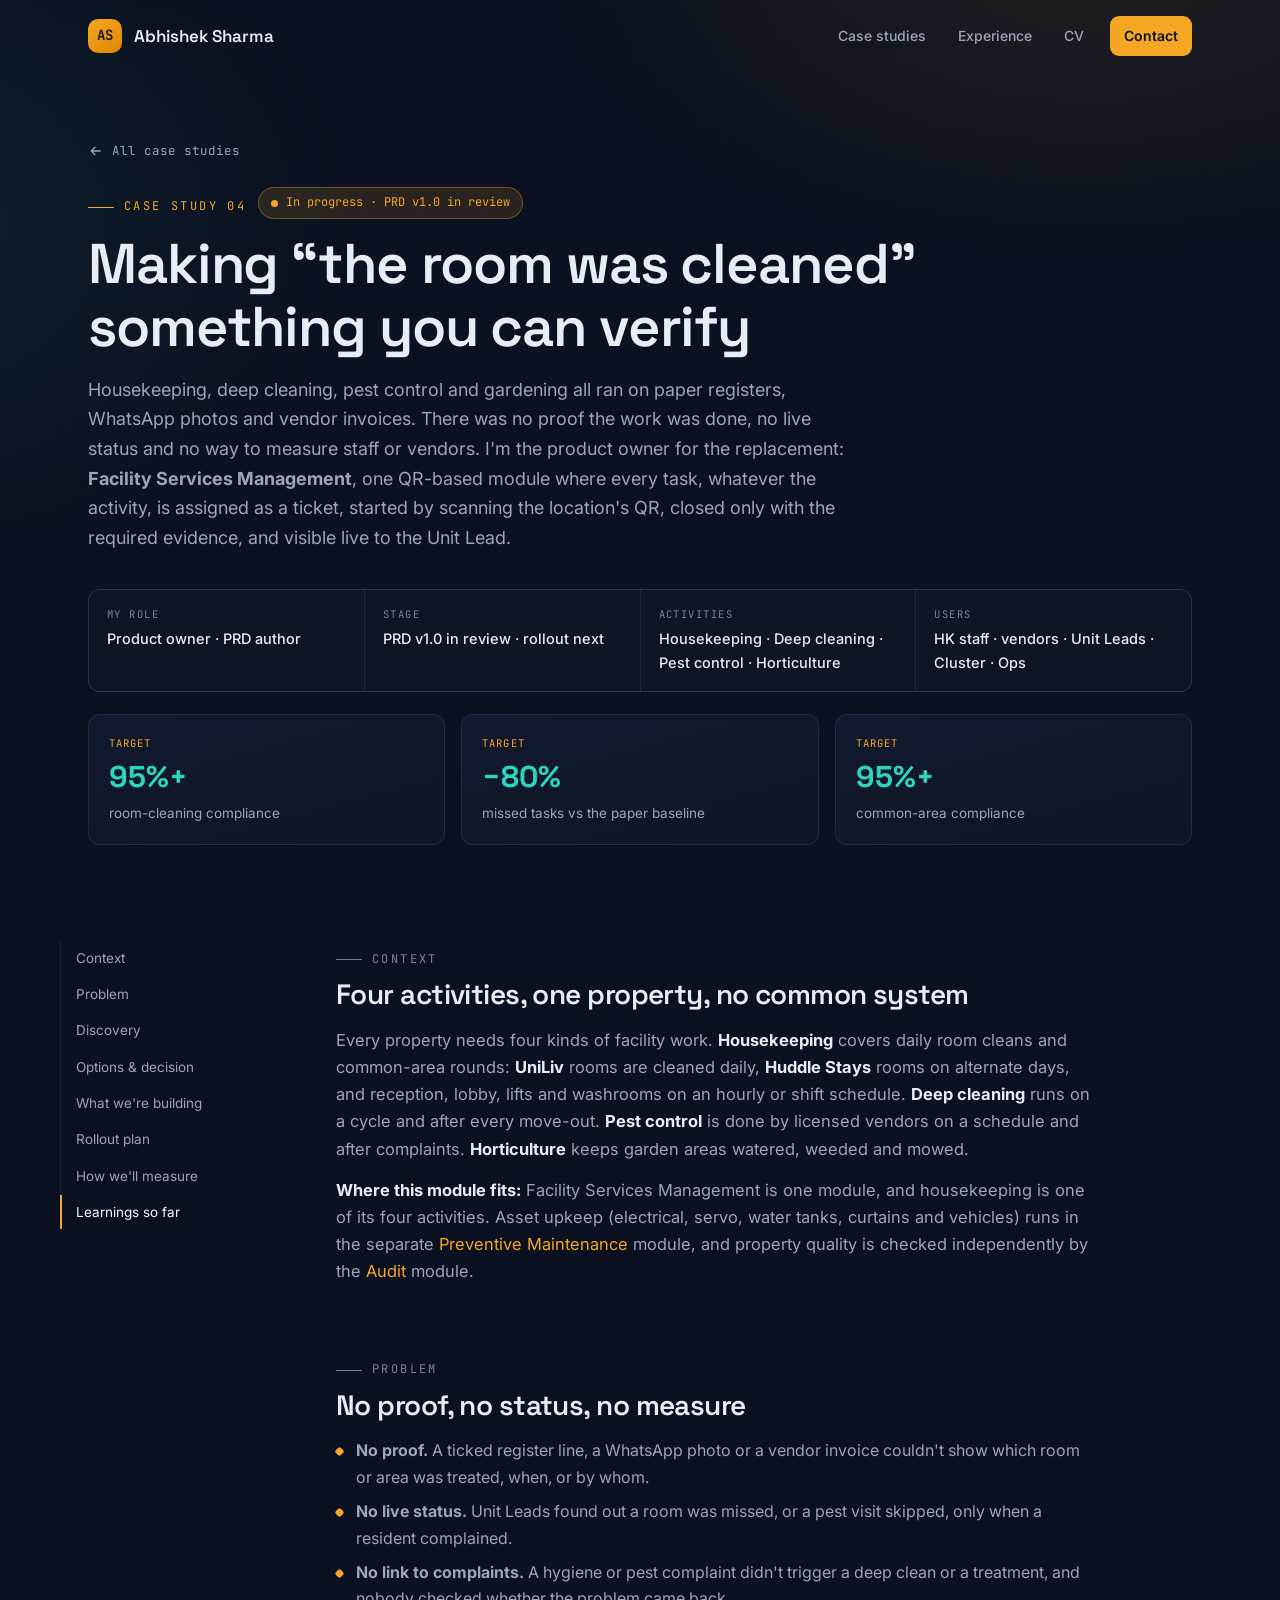
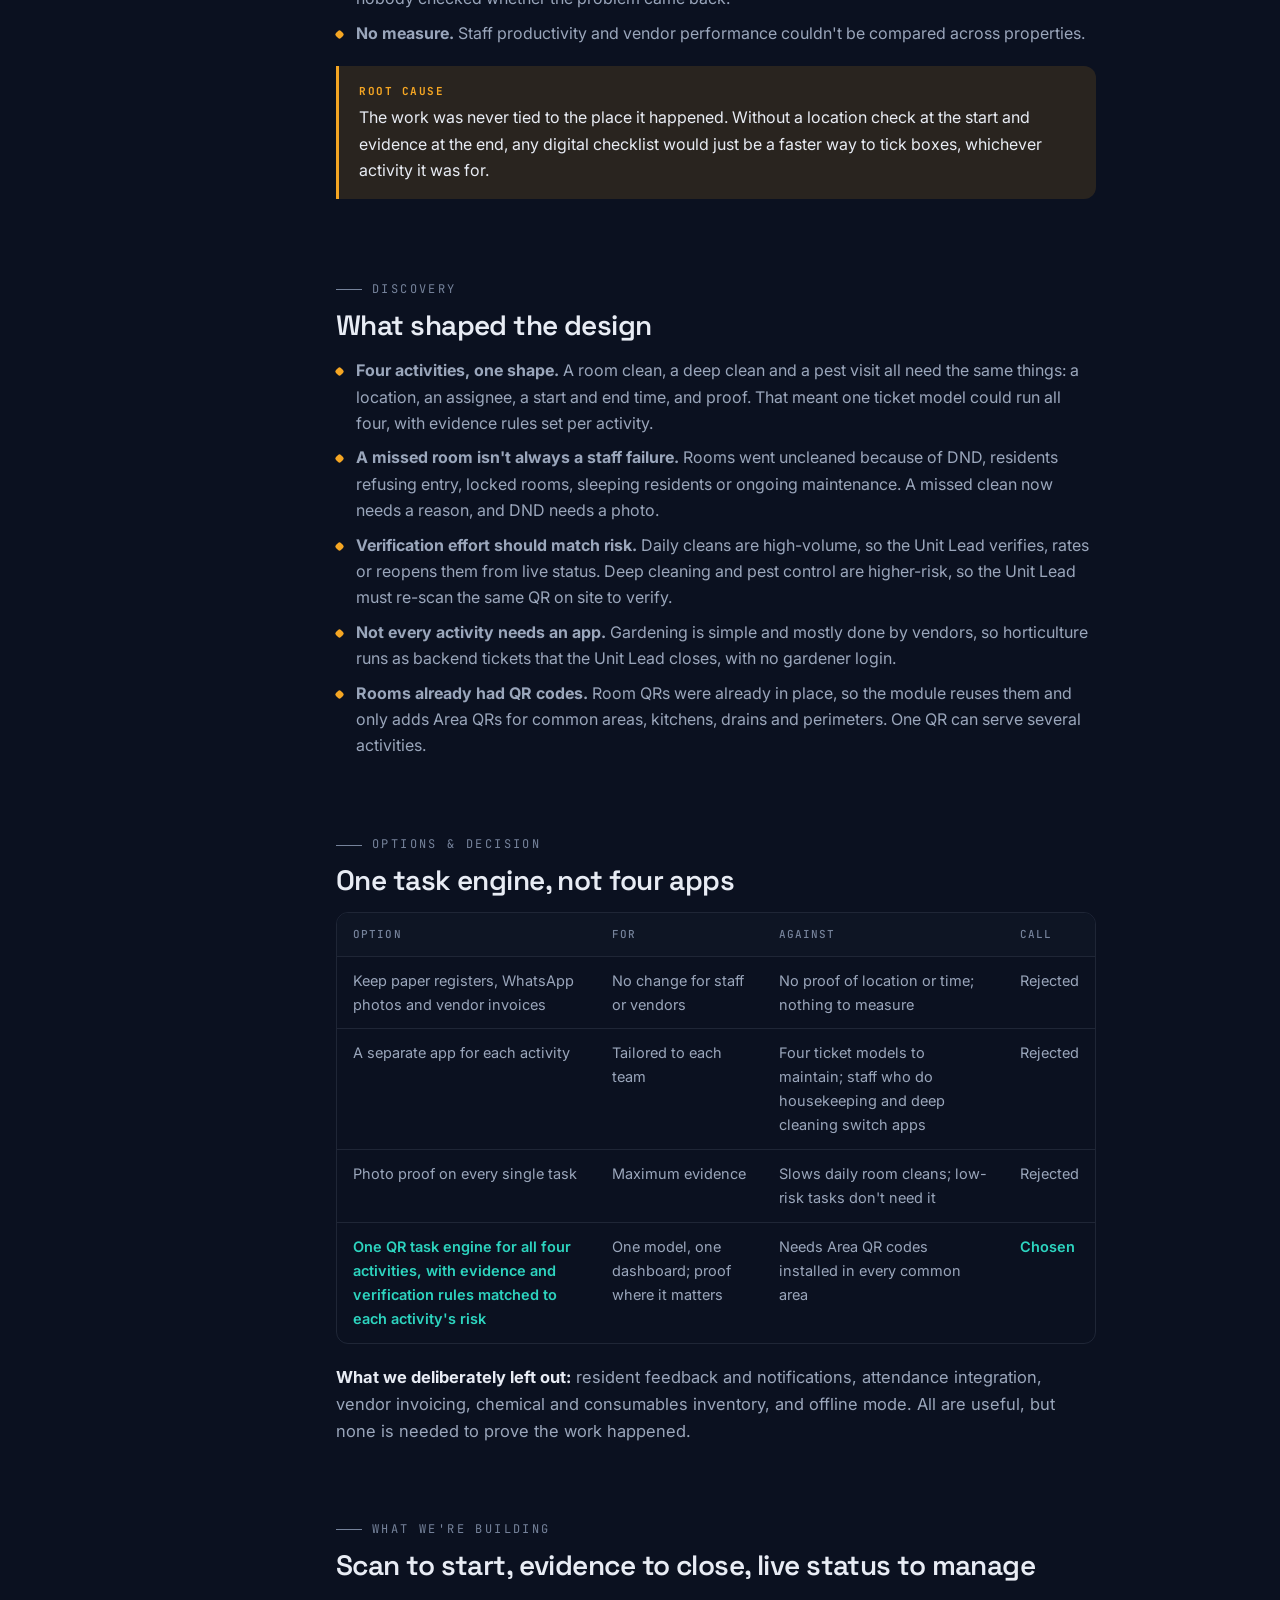
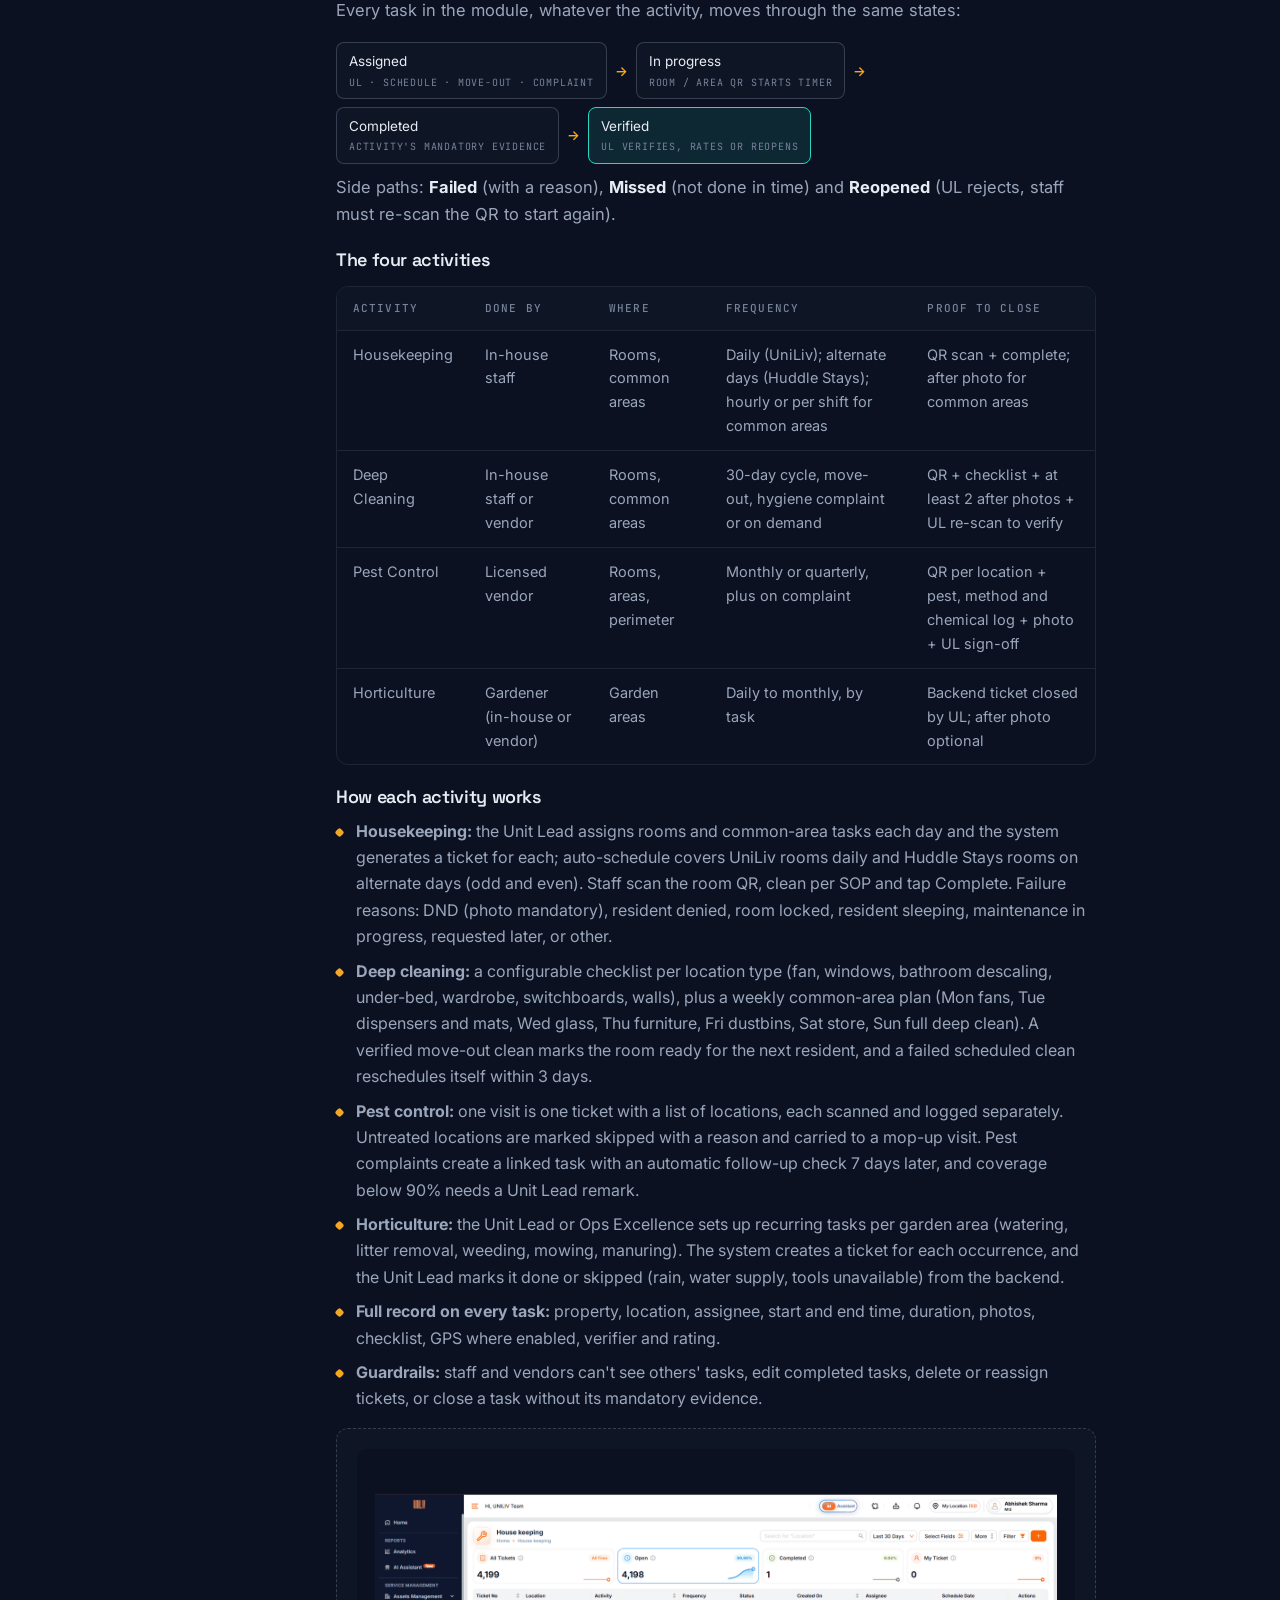
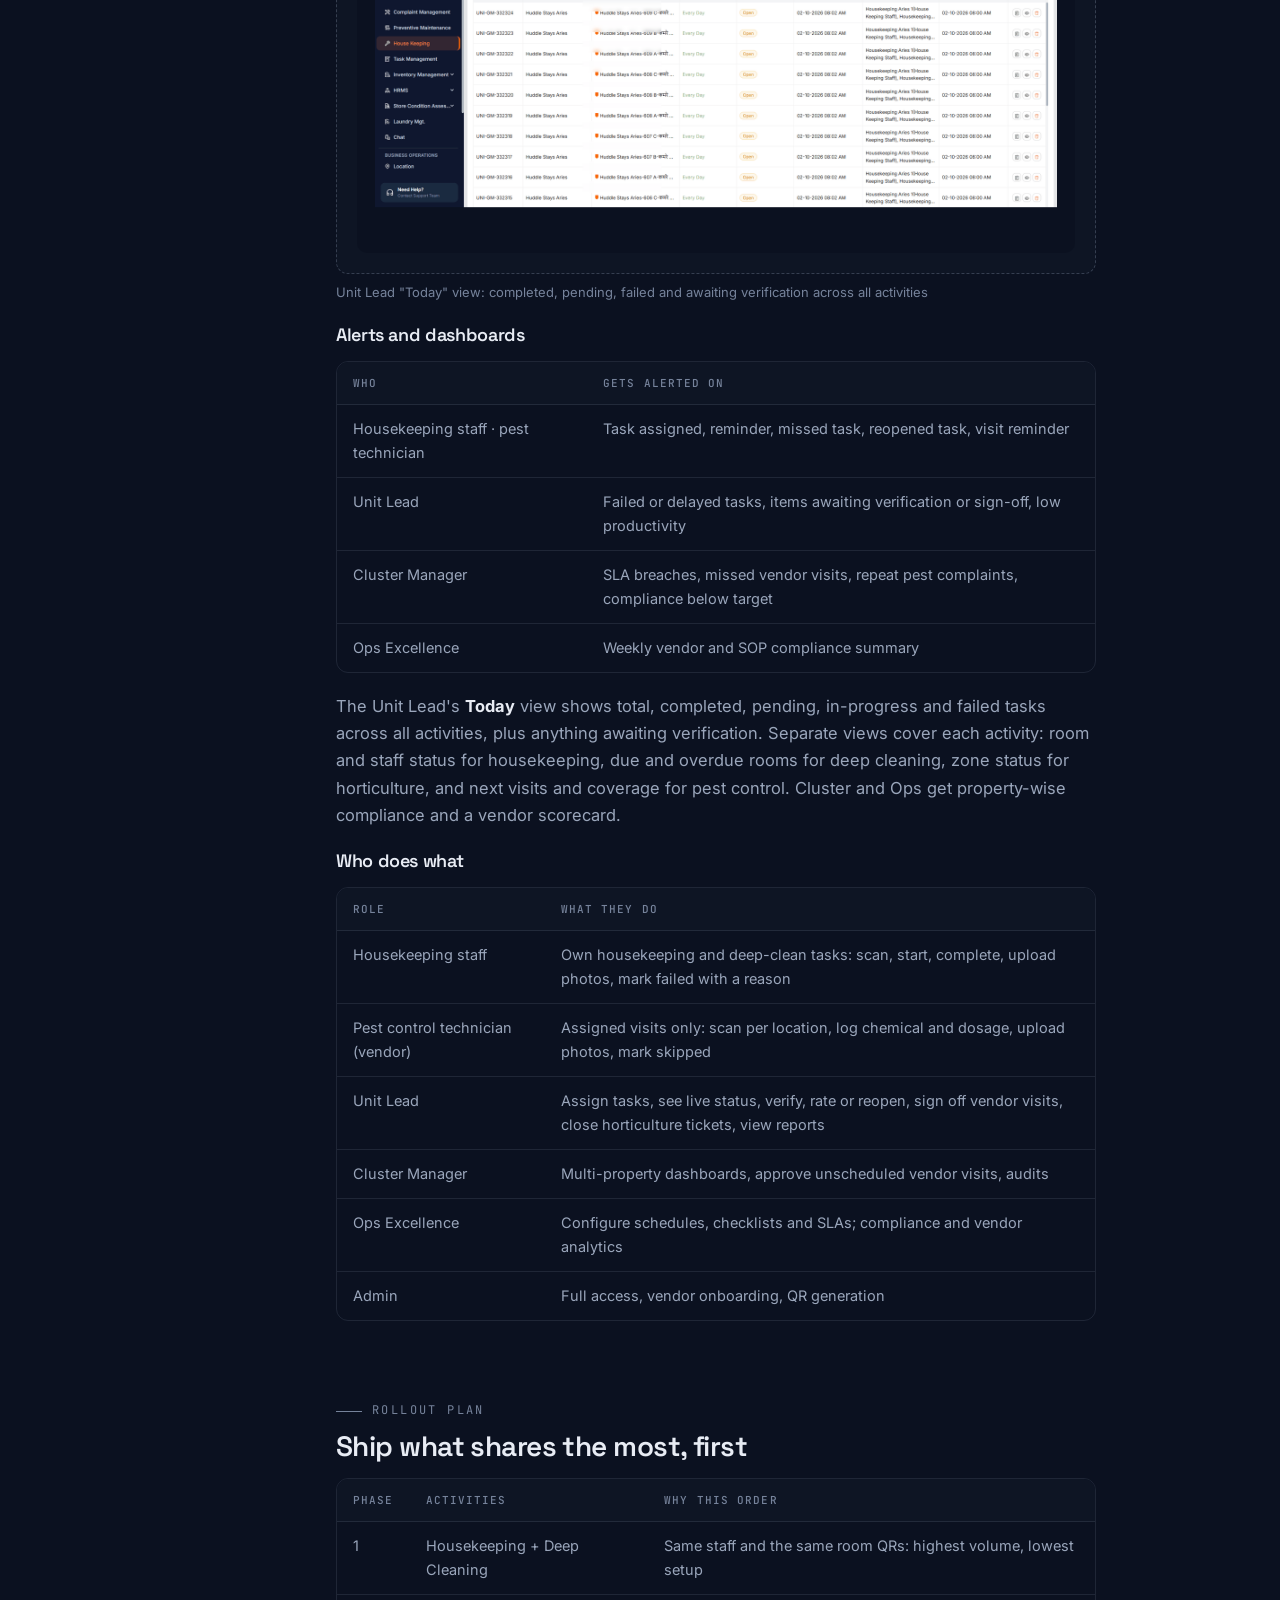
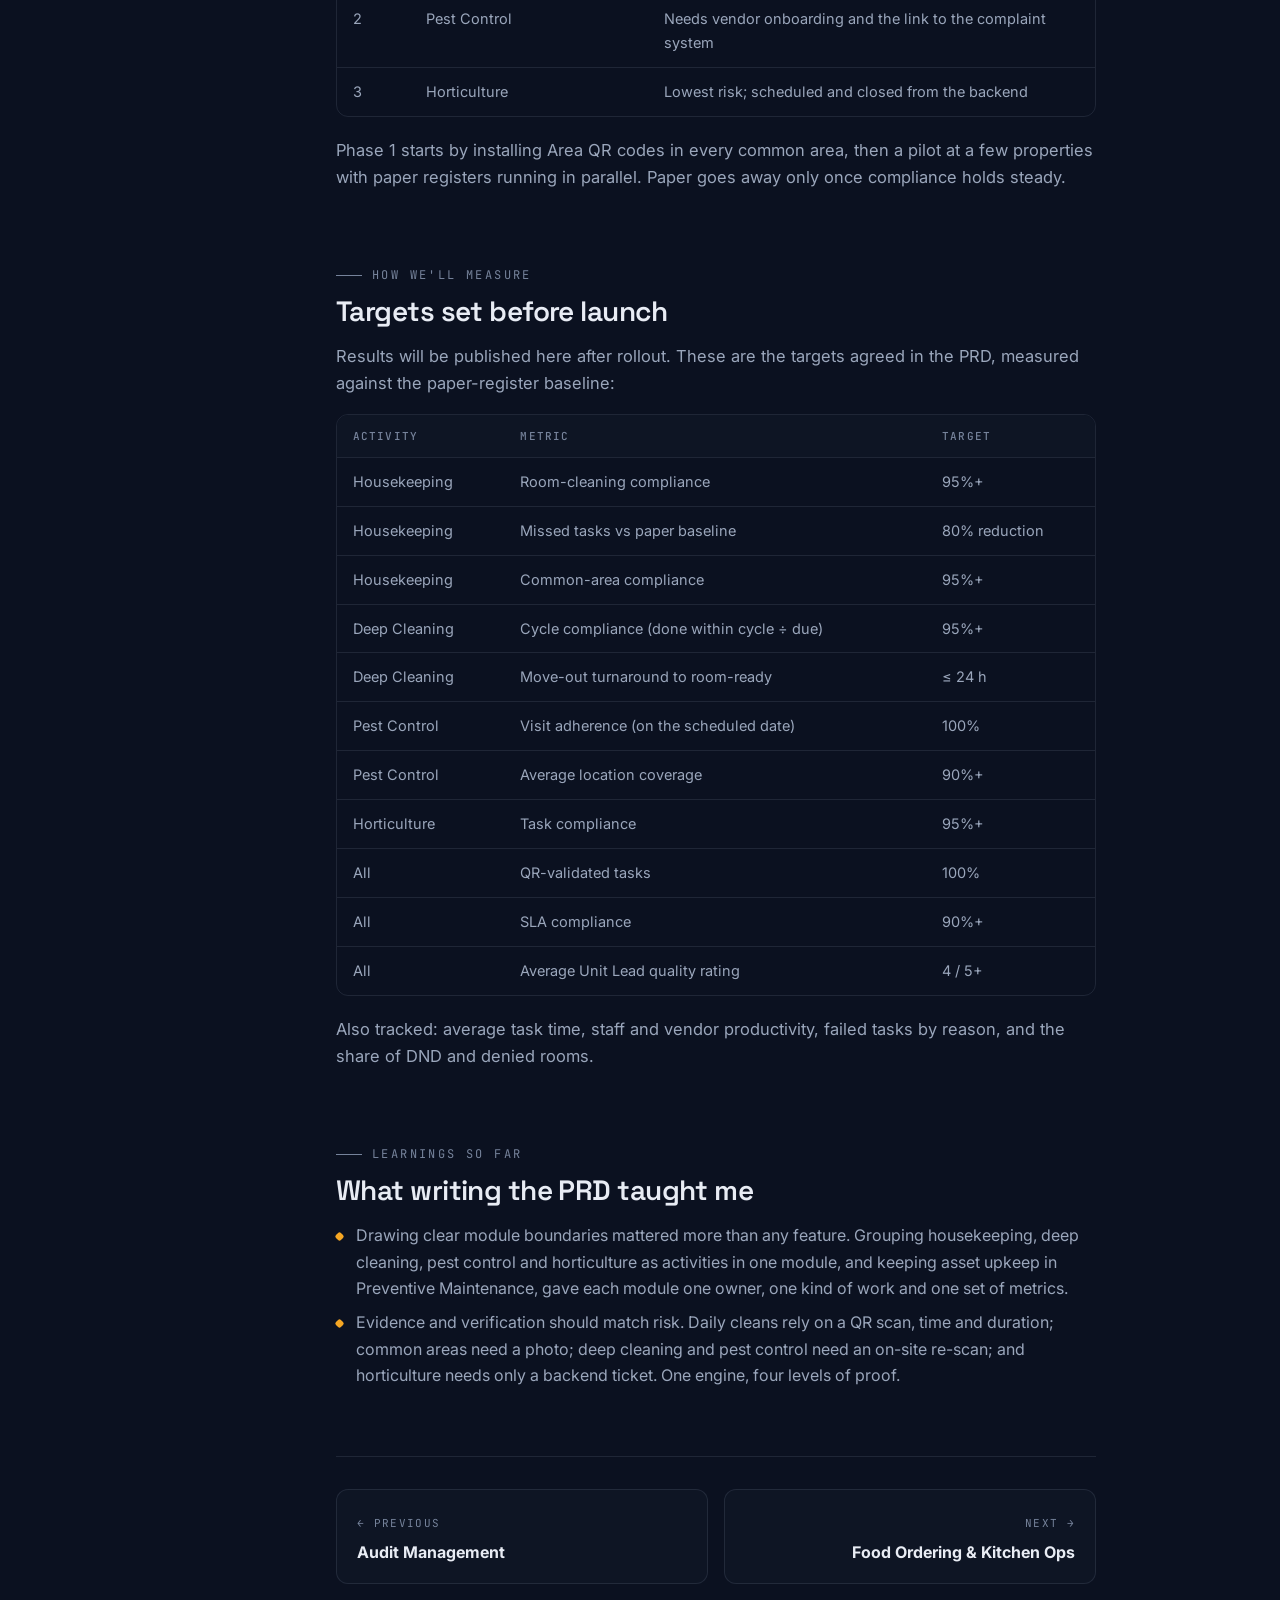
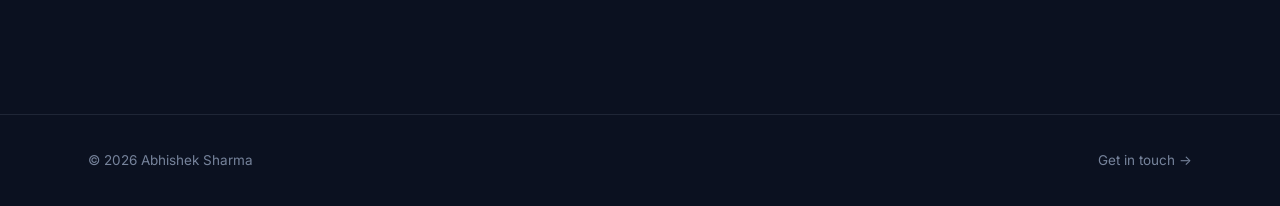
<file: case-studies/housekeeping.html>
<!DOCTYPE html>
<html lang="en">
<head>
<meta charset="UTF-8">
<meta name="viewport" content="width=device-width, initial-scale=1">
<title>Facility Services Management · Case study · Abhishek Sharma</title>
<meta name="description" content="Facility Services Management: one QR-based module for housekeeping, deep cleaning, pest control and horticulture, so every task is assigned, started at the location, closed with evidence and visible live across a multi-city co-living operator.">
<meta property="og:title" content="Facility Services Management: case study by Abhishek Sharma">
<meta property="og:description" content="One QR task engine for housekeeping, deep cleaning, pest control and horticulture, replacing paper registers, WhatsApp photos and vendor invoices.">
<meta property="og:type" content="article">
<meta property="og:url" content="https://abhishekk0425.github.io/Portfolio/case-studies/housekeeping.html">
<meta property="og:image" content="https://abhishekk0425.github.io/Portfolio/assets/og-image.png">
<meta name="twitter:card" content="summary_large_image">
<link rel="canonical" href="https://abhishekk0425.github.io/Portfolio/case-studies/housekeeping.html">
<meta name="theme-color" content="#0B1120">
<link rel="icon" href="data:image/svg+xml,%3Csvg xmlns='http://www.w3.org/2000/svg' viewBox='0 0 64 64'%3E%3Crect width='64' height='64' rx='16' fill='%23F5A623'/%3E%3Ctext x='32' y='42' font-family='monospace' font-size='26' font-weight='700' text-anchor='middle' fill='%230B1120'%3EAS%3C/text%3E%3C/svg%3E">
<link rel="preconnect" href="https://fonts.googleapis.com">
<link rel="preconnect" href="https://fonts.gstatic.com" crossorigin>
<link href="https://fonts.googleapis.com/css2?family=Space+Grotesk:wght@500;600;700&family=Inter:wght@400;500;600&family=JetBrains+Mono:wght@400;500&display=swap" rel="stylesheet">
<link rel="stylesheet" href="../assets/style.css">
<style>
/* Task state strip + status badge (page-specific) */
.flow{display:flex;flex-wrap:wrap;align-items:center;gap:8px;margin:18px 0 10px;padding:0;list-style:none}
.flow li{display:flex;align-items:center;gap:8px;font-size:13.5px;color:var(--text)}
.flow li span{background:var(--base-2);border:1px solid var(--line-strong);border-radius:8px;padding:7px 12px;white-space:nowrap}
.flow li span small{display:block;font-family:var(--mono);font-size:10px;letter-spacing:.08em;text-transform:uppercase;color:var(--muted-2);margin-top:2px}
.flow li:not(:last-child)::after{content:"→";color:var(--amber);font-weight:600}
.flow li.end span{border-color:var(--teal);background:var(--teal-soft)}
.flow-note{font-size:14px;color:var(--muted);margin-bottom:22px}
.status-badge{display:inline-flex;align-items:center;gap:8px;font-family:var(--mono);font-size:12px;color:var(--amber);background:var(--amber-soft);border:1px solid rgba(245,166,35,.35);padding:5px 12px;border-radius:100px;margin-left:12px;vertical-align:middle}
.status-badge i{width:7px;height:7px;border-radius:50%;background:var(--amber)}
.tldr .tag{font-family:var(--mono);font-size:10.5px;letter-spacing:.1em;text-transform:uppercase;color:var(--amber)}
</style>
<script>document.documentElement.classList.add('js')</script>
</head>
<body>
<a class="skip" href="#main">Skip to content</a>
<header class="nav" id="nav">
  <div class="wrap nav-inner">
    <a href="../index.html" class="brand" aria-label="Abhishek Sharma, home"><span class="dot">AS</span>Abhishek Sharma</a>
    <button class="burger" id="burger" aria-label="Open menu" aria-expanded="false" aria-controls="navLinks"><span></span><span></span><span></span></button>
    <nav class="nav-links" id="navLinks" aria-label="Main">
      <a href="../index.html#work">Case studies</a>
      <a href="../index.html#experience">Experience</a>
      <a href="../assets/Abhishek_Sharma_CV.pdf" target="_blank" rel="noopener">CV</a>
      <a href="../index.html#contact" class="nav-cta">Contact</a>
    </nav>
  </div>
</header>
<main id="main">

<section class="cs-hero">
  <div class="wrap">
    <a class="crumb" href="../index.html#work"><svg viewBox="0 0 24 24" fill="none" stroke="currentColor" stroke-width="2"><path d="M19 12H5M11 18l-6-6 6-6"/></svg>All case studies</a><br>
    <span class="eyebrow">Case study 04</span><span class="status-badge"><i></i>In progress · PRD v1.0 in review</span>
    <h1>Making “the room was cleaned” something you can verify</h1>
    <p class="summary">Housekeeping, deep cleaning, pest control and gardening all ran on paper registers, WhatsApp photos and vendor invoices. There was no proof the work was done, no live status and no way to measure staff or vendors. I'm the product owner for the replacement: <strong>Facility Services Management</strong>, one QR-based module where every task, whatever the activity, is assigned as a ticket, started by scanning the location's QR, closed only with the required evidence, and visible live to the Unit Lead.</p>
    <dl class="meta-row"><div><dt>My role</dt><dd>Product owner · PRD author</dd></div><div><dt>Stage</dt><dd>PRD v1.0 in review · rollout next</dd></div><div><dt>Activities</dt><dd>Housekeeping · Deep cleaning · Pest control · Horticulture</dd></div><div><dt>Users</dt><dd>HK staff · vendors · Unit Leads · Cluster · Ops</dd></div></dl>
    <div class="tldr">
      <div class="k"><div class="tag">Target</div><div class="big">95%+</div><div class="sm">room-cleaning compliance</div></div>
      <div class="k"><div class="tag">Target</div><div class="big">−80%</div><div class="sm">missed tasks vs the paper baseline</div></div>
      <div class="k"><div class="tag">Target</div><div class="big">95%+</div><div class="sm">common-area compliance</div></div>
    </div>
  </div>
</section>
<div class="wrap cs-layout">
  <nav class="toc" aria-label="On this page"><a href="#context">Context</a><a href="#problem">Problem</a><a href="#discovery">Discovery</a><a href="#decision">Options & decision</a><a href="#solution">What we're building</a><a href="#rollout">Rollout plan</a><a href="#impact">How we'll measure</a><a href="#learnings">Learnings so far</a></nav>
  <article class="cs-content">

<section id="context" class="reveal"><span class="eyebrow">Context</span><h2>Four activities, one property, no common system</h2>
<p>Every property needs four kinds of facility work. <strong>Housekeeping</strong> covers daily room cleans and common-area rounds: <strong>UniLiv</strong> rooms are cleaned daily, <strong>Huddle Stays</strong> rooms on alternate days, and reception, lobby, lifts and washrooms on an hourly or shift schedule. <strong>Deep cleaning</strong> runs on a cycle and after every move-out. <strong>Pest control</strong> is done by licensed vendors on a schedule and after complaints. <strong>Horticulture</strong> keeps garden areas watered, weeded and mowed.</p>
<p><strong>Where this module fits:</strong> Facility Services Management is one module, and housekeeping is one of its four activities. Asset upkeep (electrical, servo, water tanks, curtains and vehicles) runs in the separate <a href="preventive-maintenance.html" style="color:var(--amber)">Preventive Maintenance</a> module, and property quality is checked independently by the <a href="audit-management.html" style="color:var(--amber)">Audit</a> module.</p></section>

<section id="problem" class="reveal"><span class="eyebrow">Problem</span><h2>No proof, no status, no measure</h2>
<ul class="bul">
<li><strong>No proof.</strong> A ticked register line, a WhatsApp photo or a vendor invoice couldn't show which room or area was treated, when, or by whom.</li>
<li><strong>No live status.</strong> Unit Leads found out a room was missed, or a pest visit skipped, only when a resident complained.</li>
<li><strong>No link to complaints.</strong> A hygiene or pest complaint didn't trigger a deep clean or a treatment, and nobody checked whether the problem came back.</li>
<li><strong>No measure.</strong> Staff productivity and vendor performance couldn't be compared across properties.</li></ul>
<div class="callout"><b>Root cause</b>The work was never tied to the place it happened. Without a location check at the start and evidence at the end, any digital checklist would just be a faster way to tick boxes, whichever activity it was for.</div></section>

<section id="discovery" class="reveal"><span class="eyebrow">Discovery</span><h2>What shaped the design</h2>
<ul class="bul">
<li><strong>Four activities, one shape.</strong> A room clean, a deep clean and a pest visit all need the same things: a location, an assignee, a start and end time, and proof. That meant one ticket model could run all four, with evidence rules set per activity.</li>
<li><strong>A missed room isn't always a staff failure.</strong> Rooms went uncleaned because of DND, residents refusing entry, locked rooms, sleeping residents or ongoing maintenance. A missed clean now needs a reason, and DND needs a photo.</li>
<li><strong>Verification effort should match risk.</strong> Daily cleans are high-volume, so the Unit Lead verifies, rates or reopens them from live status. Deep cleaning and pest control are higher-risk, so the Unit Lead must re-scan the same QR on site to verify.</li>
<li><strong>Not every activity needs an app.</strong> Gardening is simple and mostly done by vendors, so horticulture runs as backend tickets that the Unit Lead closes, with no gardener login.</li>
<li><strong>Rooms already had QR codes.</strong> Room QRs were already in place, so the module reuses them and only adds Area QRs for common areas, kitchens, drains and perimeters. One QR can serve several activities.</li></ul></section>

<section id="decision" class="reveal"><span class="eyebrow">Options & decision</span><h2>One task engine, not four apps</h2>
<div class="table-wrap"><table><thead><tr><th>Option</th><th>For</th><th>Against</th><th>Call</th></tr></thead><tbody>
<tr><td>Keep paper registers, WhatsApp photos and vendor invoices</td><td>No change for staff or vendors</td><td>No proof of location or time; nothing to measure</td><td>Rejected</td></tr>
<tr><td>A separate app for each activity</td><td>Tailored to each team</td><td>Four ticket models to maintain; staff who do housekeeping and deep cleaning switch apps</td><td>Rejected</td></tr>
<tr><td>Photo proof on every single task</td><td>Maximum evidence</td><td>Slows daily room cleans; low-risk tasks don't need it</td><td>Rejected</td></tr>
<tr><td class="pick">One QR task engine for all four activities, with evidence and verification rules matched to each activity's risk</td><td>One model, one dashboard; proof where it matters</td><td>Needs Area QR codes installed in every common area</td><td class="pick">Chosen</td></tr>
</tbody></table></div>
<p><strong>What we deliberately left out:</strong> resident feedback and notifications, attendance integration, vendor invoicing, chemical and consumables inventory, and offline mode. All are useful, but none is needed to prove the work happened.</p></section>

<section id="solution" class="reveal"><span class="eyebrow">What we're building</span><h2>Scan to start, evidence to close, live status to manage</h2>
<p>Every task in the module, whatever the activity, moves through the same states:</p>
<ol class="flow" aria-label="Task states">
  <li><span>Assigned<small>UL · schedule · move-out · complaint</small></span></li>
  <li><span>In progress<small>Room / Area QR starts timer</small></span></li>
  <li><span>Completed<small>Activity's mandatory evidence</small></span></li>
  <li class="end"><span>Verified<small>UL verifies, rates or reopens</small></span></li>
</ol>
<p class="flow-note">Side paths: <strong>Failed</strong> (with a reason), <strong>Missed</strong> (not done in time) and <strong>Reopened</strong> (UL rejects, staff must re-scan the QR to start again).</p>

<h3>The four activities</h3>
<div class="table-wrap"><table><thead><tr><th>Activity</th><th>Done by</th><th>Where</th><th>Frequency</th><th>Proof to close</th></tr></thead><tbody>
<tr><td>Housekeeping</td><td>In-house staff</td><td>Rooms, common areas</td><td>Daily (UniLiv); alternate days (Huddle Stays); hourly or per shift for common areas</td><td>QR scan + complete; after photo for common areas</td></tr>
<tr><td>Deep Cleaning</td><td>In-house staff or vendor</td><td>Rooms, common areas</td><td>30-day cycle, move-out, hygiene complaint or on demand</td><td>QR + checklist + at least 2 after photos + UL re-scan to verify</td></tr>
<tr><td>Pest Control</td><td>Licensed vendor</td><td>Rooms, areas, perimeter</td><td>Monthly or quarterly, plus on complaint</td><td>QR per location + pest, method and chemical log + photo + UL sign-off</td></tr>
<tr><td>Horticulture</td><td>Gardener (in-house or vendor)</td><td>Garden areas</td><td>Daily to monthly, by task</td><td>Backend ticket closed by UL; after photo optional</td></tr>
</tbody></table></div>

<h3>How each activity works</h3>
<ul class="bul">
<li><strong>Housekeeping:</strong> the Unit Lead assigns rooms and common-area tasks each day and the system generates a ticket for each; auto-schedule covers UniLiv rooms daily and Huddle Stays rooms on alternate days (odd and even). Staff scan the room QR, clean per SOP and tap Complete. Failure reasons: DND (photo mandatory), resident denied, room locked, resident sleeping, maintenance in progress, requested later, or other.</li>
<li><strong>Deep cleaning:</strong> a configurable checklist per location type (fan, windows, bathroom descaling, under-bed, wardrobe, switchboards, walls), plus a weekly common-area plan (Mon fans, Tue dispensers and mats, Wed glass, Thu furniture, Fri dustbins, Sat store, Sun full deep clean). A verified move-out clean marks the room ready for the next resident, and a failed scheduled clean reschedules itself within 3 days.</li>
<li><strong>Pest control:</strong> one visit is one ticket with a list of locations, each scanned and logged separately. Untreated locations are marked skipped with a reason and carried to a mop-up visit. Pest complaints create a linked task with an automatic follow-up check 7 days later, and coverage below 90% needs a Unit Lead remark.</li>
<li><strong>Horticulture:</strong> the Unit Lead or Ops Excellence sets up recurring tasks per garden area (watering, litter removal, weeding, mowing, manuring). The system creates a ticket for each occurrence, and the Unit Lead marks it done or skipped (rain, water supply, tools unavailable) from the backend.</li>
<li><strong>Full record on every task:</strong> property, location, assignee, start and end time, duration, photos, checklist, GPS where enabled, verifier and rating.</li>
<li><strong>Guardrails:</strong> staff and vendors can't see others' tasks, edit completed tasks, delete or reassign tickets, or close a task without its mandatory evidence.</li></ul>
<figure><div class="shot"><img src="../assets/img/facility-service/facility-service-managment.png" alt="Unit Lead Today view showing completed, pending, failed and awaiting-verification tasks across housekeeping, deep cleaning, pest control and horticulture" loading="lazy"></div><figcaption>Unit Lead "Today" view: completed, pending, failed and awaiting verification across all activities</figcaption></figure>

<h3>Alerts and dashboards</h3>
<div class="table-wrap"><table><thead><tr><th>Who</th><th>Gets alerted on</th></tr></thead><tbody>
<tr><td>Housekeeping staff · pest technician</td><td>Task assigned, reminder, missed task, reopened task, visit reminder</td></tr>
<tr><td>Unit Lead</td><td>Failed or delayed tasks, items awaiting verification or sign-off, low productivity</td></tr>
<tr><td>Cluster Manager</td><td>SLA breaches, missed vendor visits, repeat pest complaints, compliance below target</td></tr>
<tr><td>Ops Excellence</td><td>Weekly vendor and SOP compliance summary</td></tr>
</tbody></table></div>
<p>The Unit Lead's <strong>Today</strong> view shows total, completed, pending, in-progress and failed tasks across all activities, plus anything awaiting verification. Separate views cover each activity: room and staff status for housekeeping, due and overdue rooms for deep cleaning, zone status for horticulture, and next visits and coverage for pest control. Cluster and Ops get property-wise compliance and a vendor scorecard.</p>

<h3>Who does what</h3>
<div class="table-wrap"><table><thead><tr><th>Role</th><th>What they do</th></tr></thead><tbody>
<tr><td>Housekeeping staff</td><td>Own housekeeping and deep-clean tasks: scan, start, complete, upload photos, mark failed with a reason</td></tr>
<tr><td>Pest control technician (vendor)</td><td>Assigned visits only: scan per location, log chemical and dosage, upload photos, mark skipped</td></tr>
<tr><td>Unit Lead</td><td>Assign tasks, see live status, verify, rate or reopen, sign off vendor visits, close horticulture tickets, view reports</td></tr>
<tr><td>Cluster Manager</td><td>Multi-property dashboards, approve unscheduled vendor visits, audits</td></tr>
<tr><td>Ops Excellence</td><td>Configure schedules, checklists and SLAs; compliance and vendor analytics</td></tr>
<tr><td>Admin</td><td>Full access, vendor onboarding, QR generation</td></tr>
</tbody></table></div></section>

<section id="rollout" class="reveal"><span class="eyebrow">Rollout plan</span><h2>Ship what shares the most, first</h2>
<div class="table-wrap"><table><thead><tr><th>Phase</th><th>Activities</th><th>Why this order</th></tr></thead><tbody>
<tr><td>1</td><td>Housekeeping + Deep Cleaning</td><td>Same staff and the same room QRs: highest volume, lowest setup</td></tr>
<tr><td>2</td><td>Pest Control</td><td>Needs vendor onboarding and the link to the complaint system</td></tr>
<tr><td>3</td><td>Horticulture</td><td>Lowest risk; scheduled and closed from the backend</td></tr>
</tbody></table></div>
<p>Phase 1 starts by installing Area QR codes in every common area, then a pilot at a few properties with paper registers running in parallel. Paper goes away only once compliance holds steady.</p></section>

<section id="impact" class="reveal"><span class="eyebrow">How we'll measure</span><h2>Targets set before launch</h2>
<p>Results will be published here after rollout. These are the targets agreed in the PRD, measured against the paper-register baseline:</p>
<div class="table-wrap"><table><thead><tr><th>Activity</th><th>Metric</th><th>Target</th></tr></thead><tbody>
<tr><td>Housekeeping</td><td>Room-cleaning compliance</td><td>95%+</td></tr>
<tr><td>Housekeeping</td><td>Missed tasks vs paper baseline</td><td>80% reduction</td></tr>
<tr><td>Housekeeping</td><td>Common-area compliance</td><td>95%+</td></tr>
<tr><td>Deep Cleaning</td><td>Cycle compliance (done within cycle ÷ due)</td><td>95%+</td></tr>
<tr><td>Deep Cleaning</td><td>Move-out turnaround to room-ready</td><td>≤ 24 h</td></tr>
<tr><td>Pest Control</td><td>Visit adherence (on the scheduled date)</td><td>100%</td></tr>
<tr><td>Pest Control</td><td>Average location coverage</td><td>90%+</td></tr>
<tr><td>Horticulture</td><td>Task compliance</td><td>95%+</td></tr>
<tr><td>All</td><td>QR-validated tasks</td><td>100%</td></tr>
<tr><td>All</td><td>SLA compliance</td><td>90%+</td></tr>
<tr><td>All</td><td>Average Unit Lead quality rating</td><td>4 / 5+</td></tr>
</tbody></table></div>
<p>Also tracked: average task time, staff and vendor productivity, failed tasks by reason, and the share of DND and denied rooms.</p></section>

<section id="learnings" class="reveal"><span class="eyebrow">Learnings so far</span><h2>What writing the PRD taught me</h2>
<ul class="bul">
<li>Drawing clear module boundaries mattered more than any feature. Grouping housekeeping, deep cleaning, pest control and horticulture as activities in one module, and keeping asset upkeep in Preventive Maintenance, gave each module one owner, one kind of work and one set of metrics.</li>
<li>Evidence and verification should match risk. Daily cleans rely on a QR scan, time and duration; common areas need a photo; deep cleaning and pest control need an on-site re-scan; and horticulture needs only a backend ticket. One engine, four levels of proof.</li></ul></section>

    <div class="next-cs">
      <a href="audit-management.html"><span>← Previous</span><b>Audit Management</b></a>
      <a href="food-kitchen-ops.html"><span>Next →</span><b>Food Ordering & Kitchen Ops</b></a>
    </div>
  </article>
</div>
</main>
<footer><div class="wrap"><p>© <span id="yr">2026</span> Abhishek Sharma</p><p><a href="../index.html#contact">Get in touch →</a></p></div></footer>
<script src="../assets/main.js"></script>
</body>
</html>
</file>
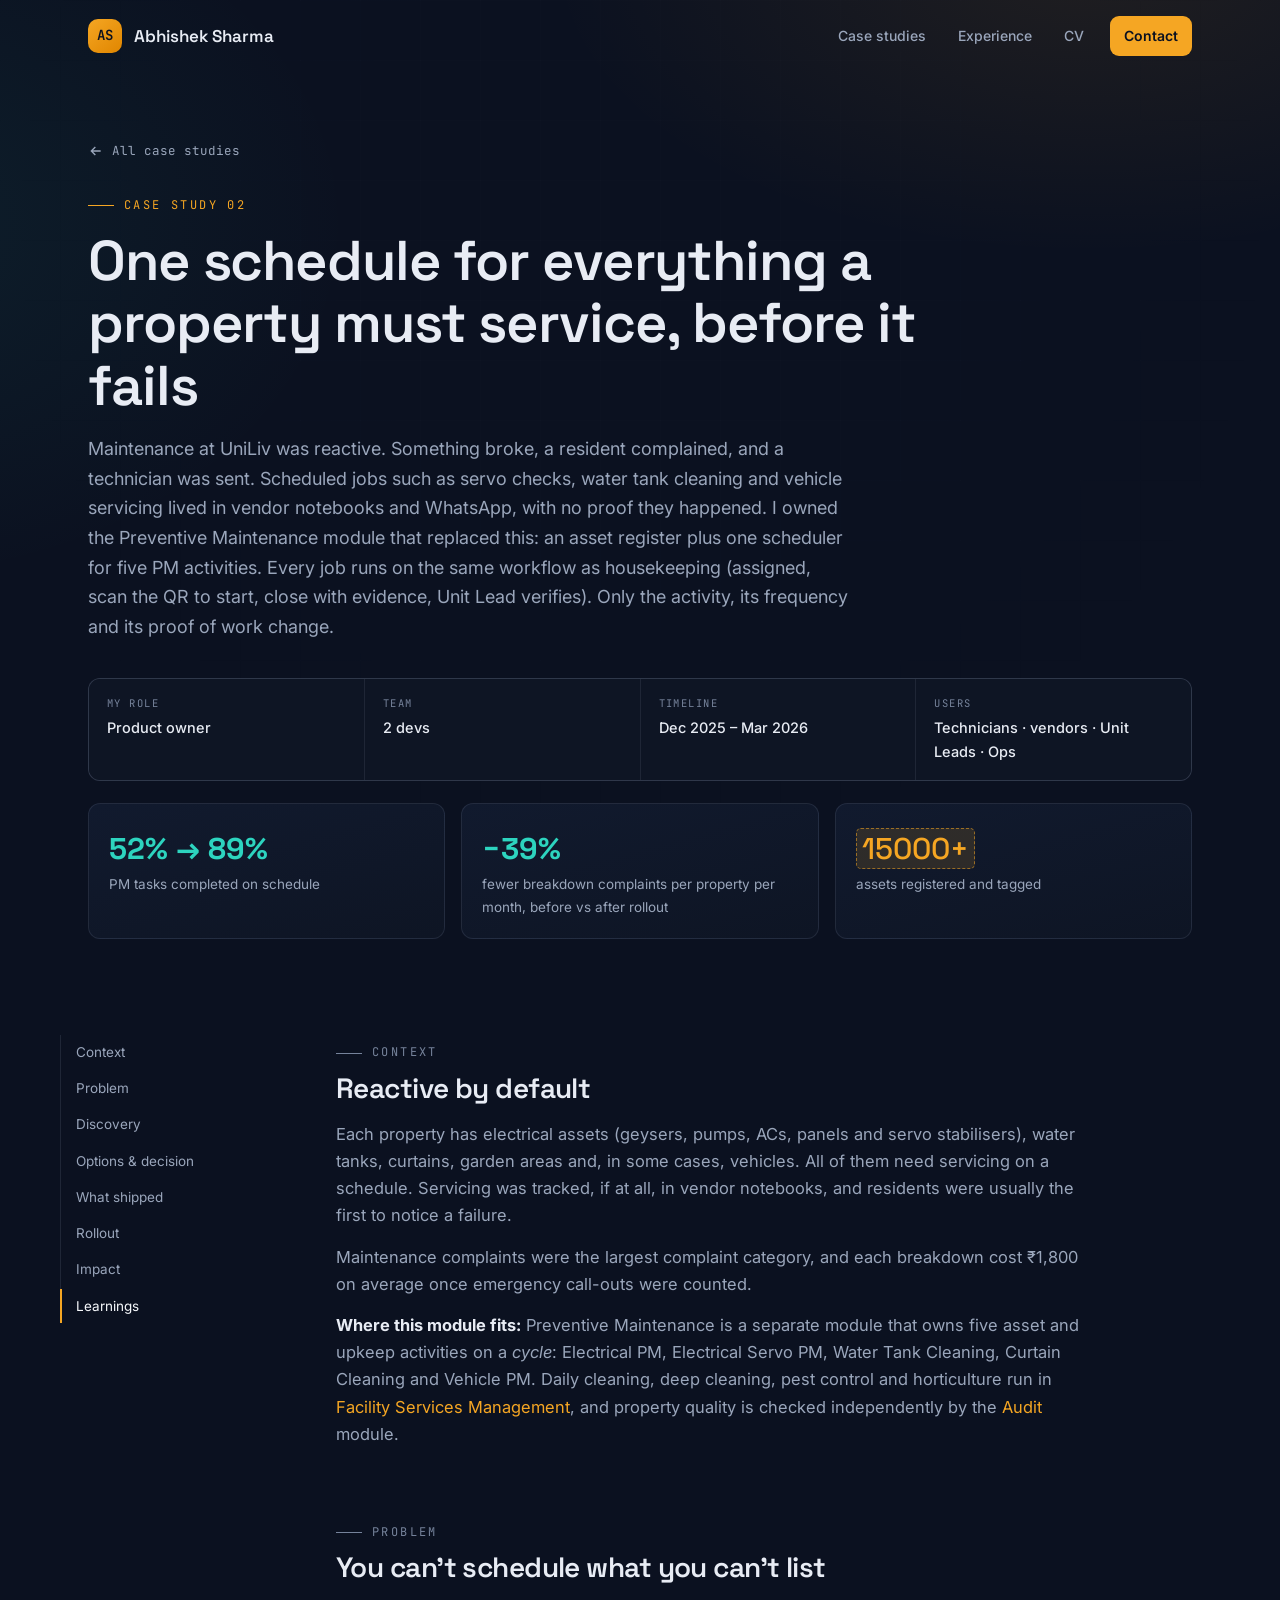
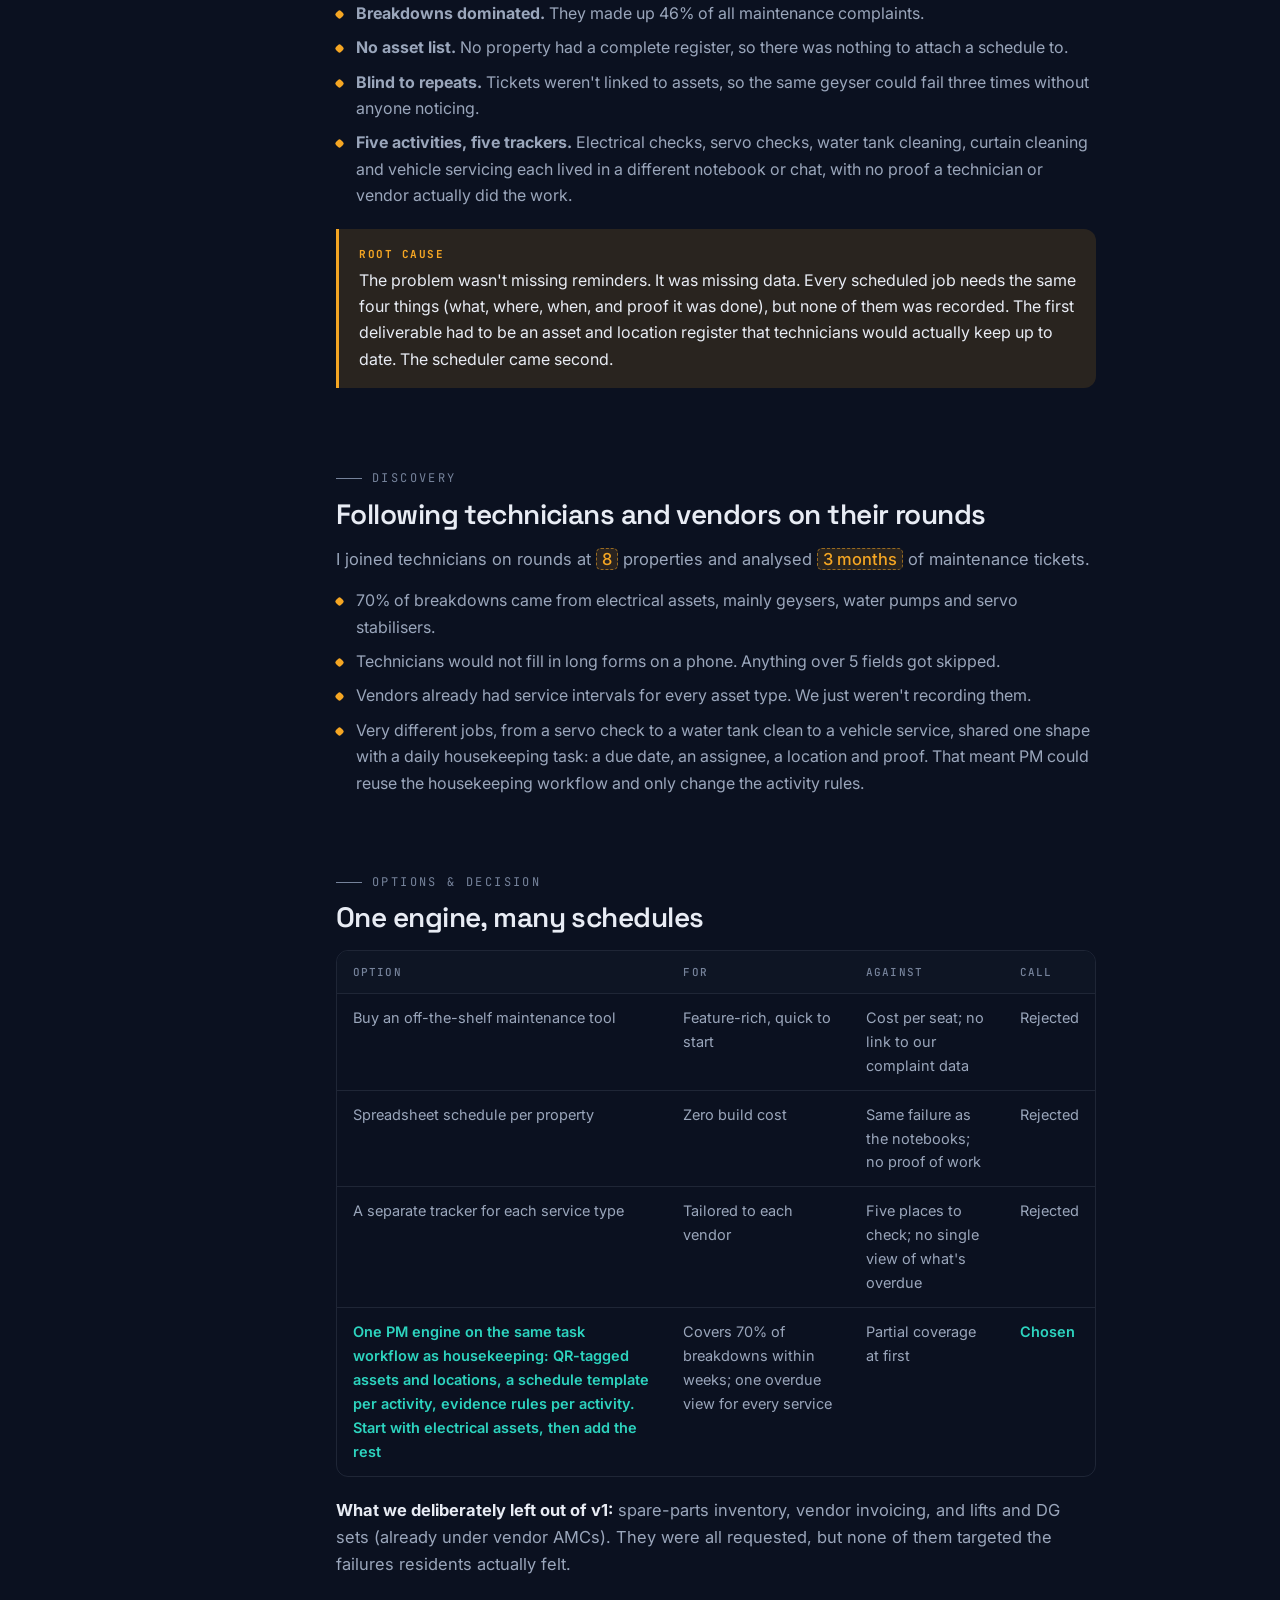
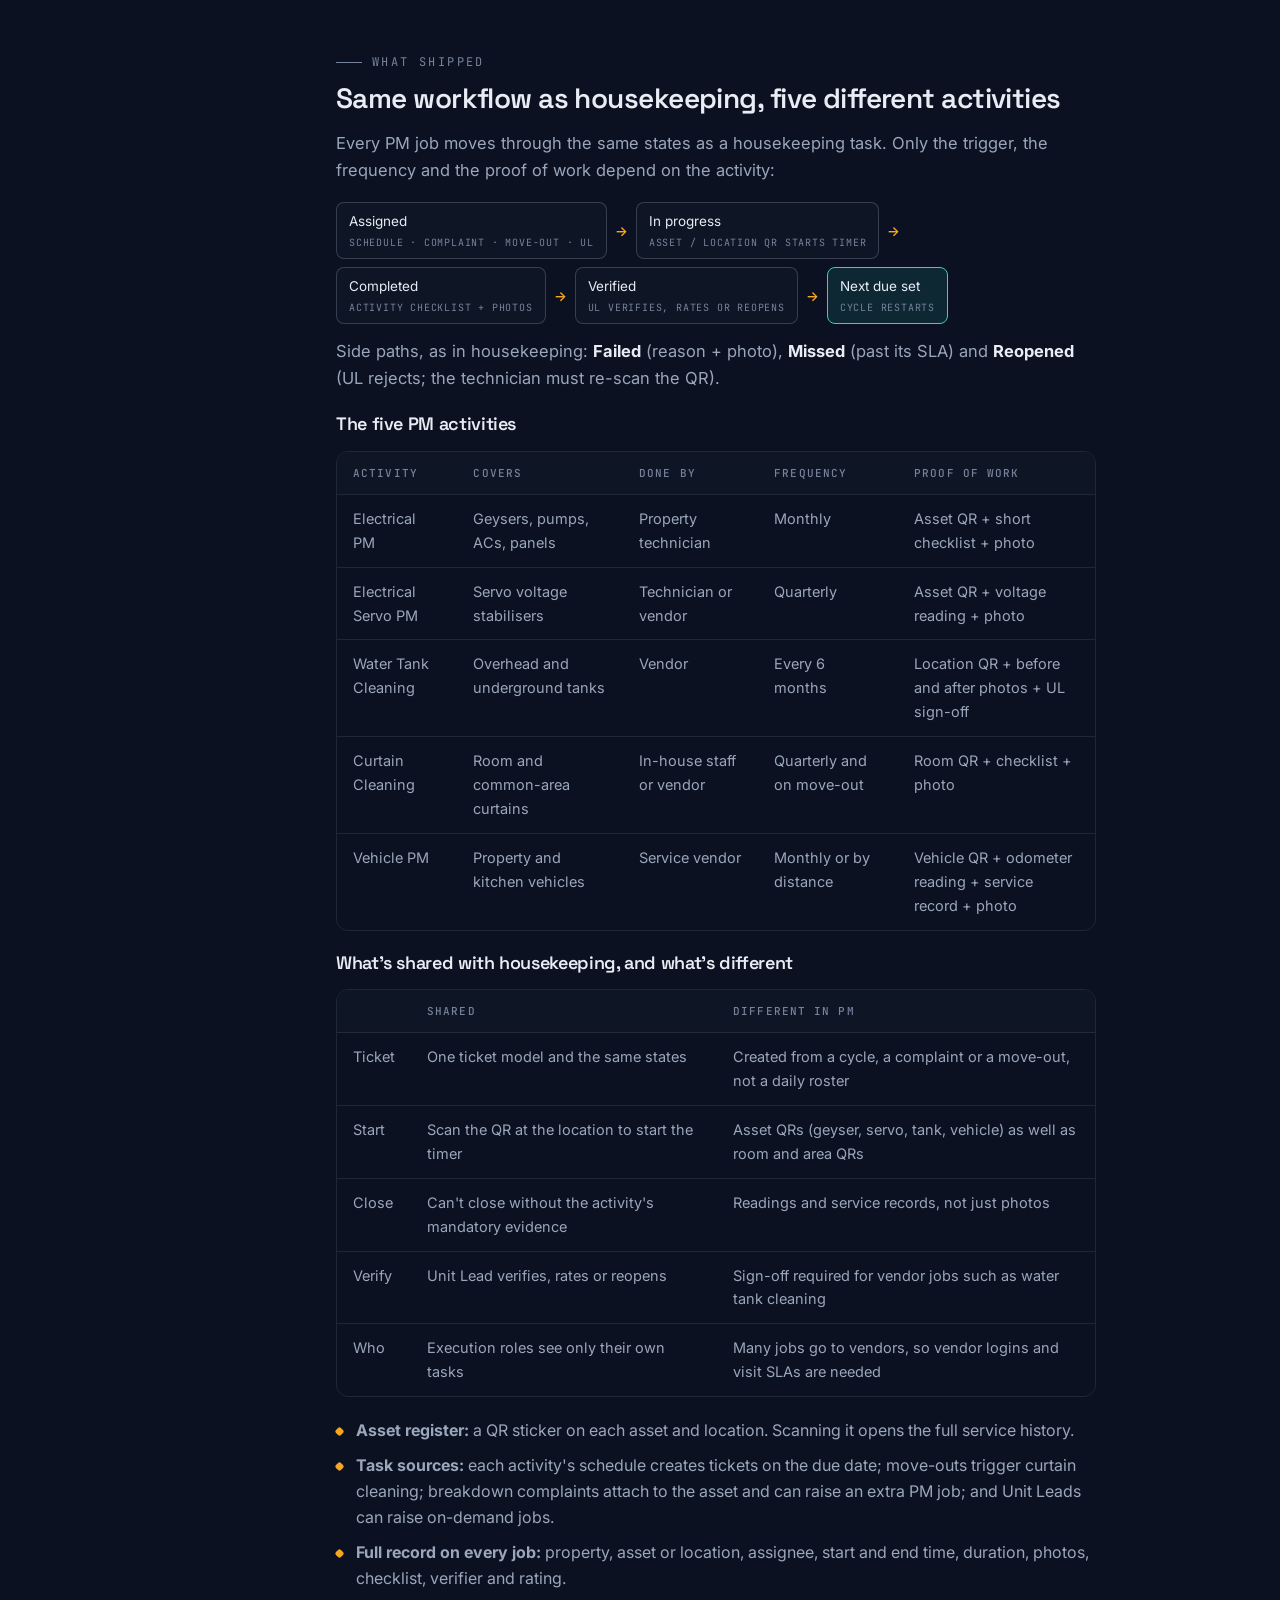
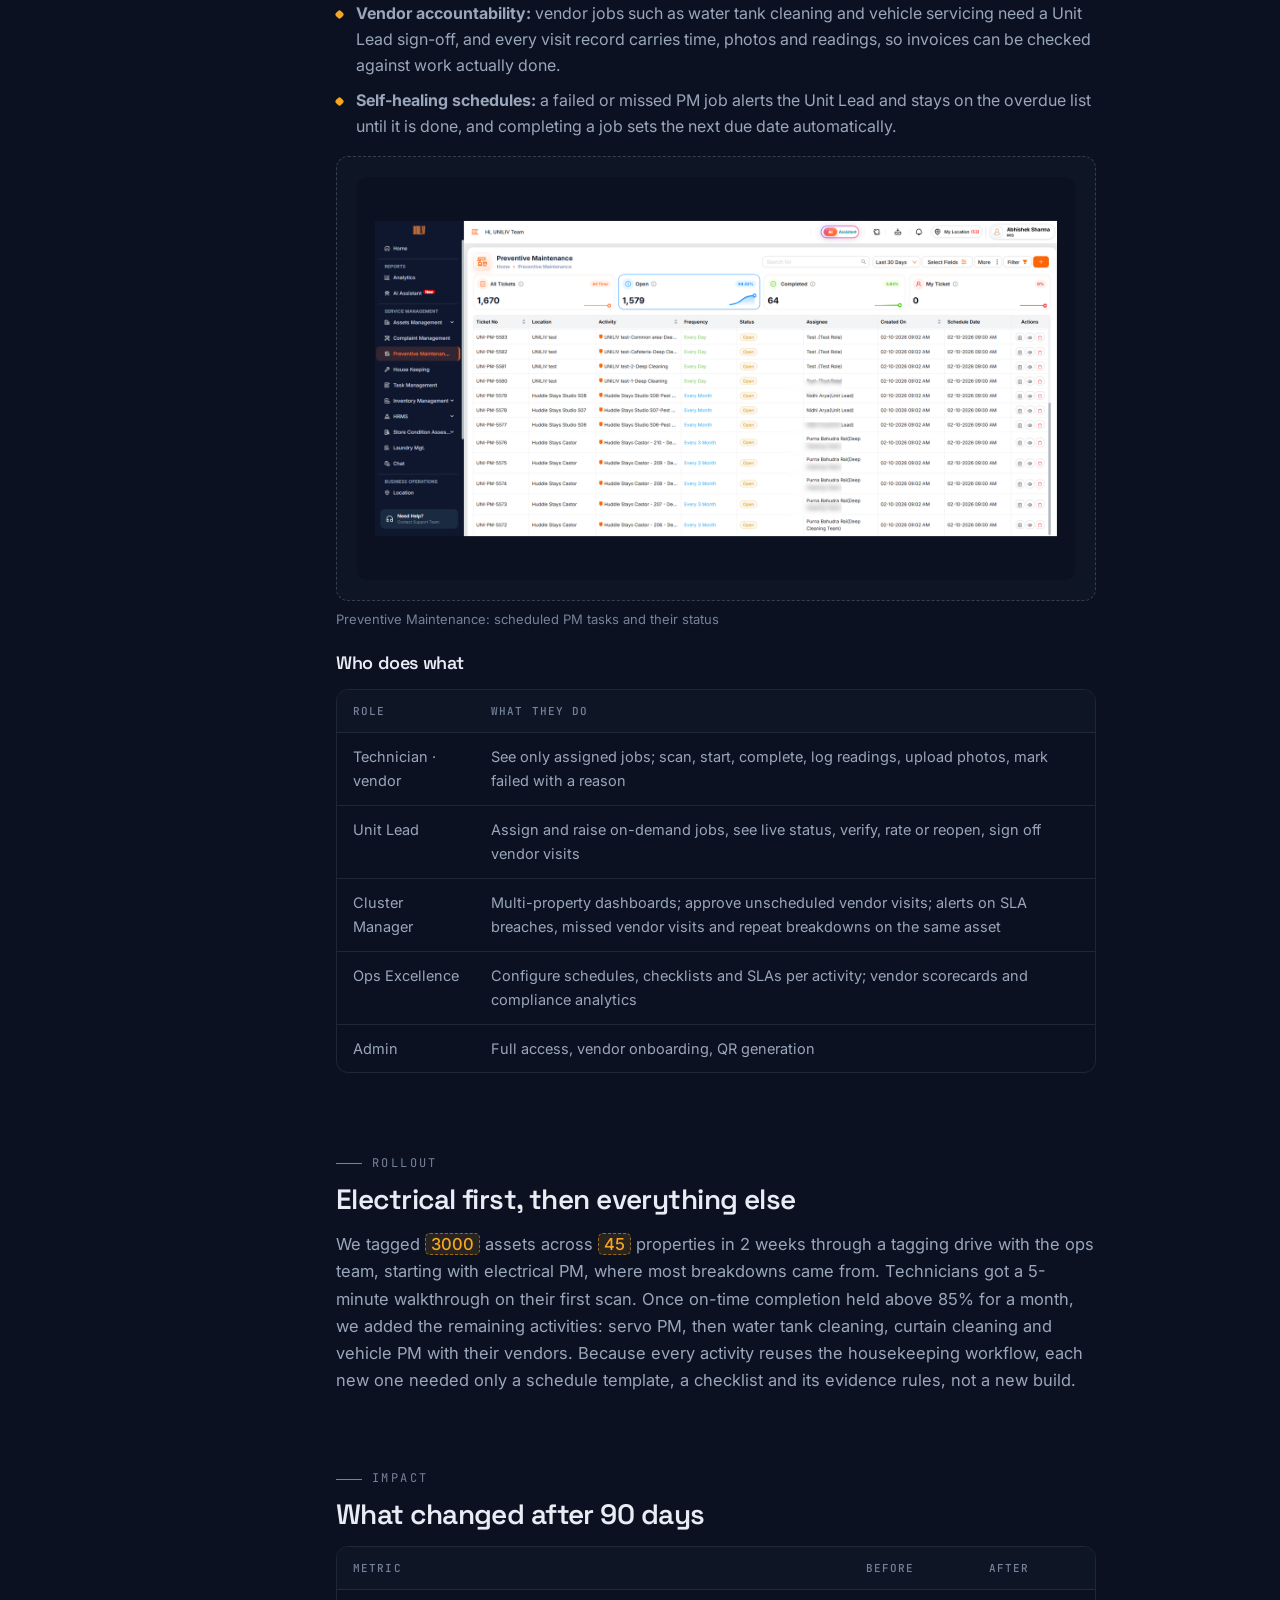
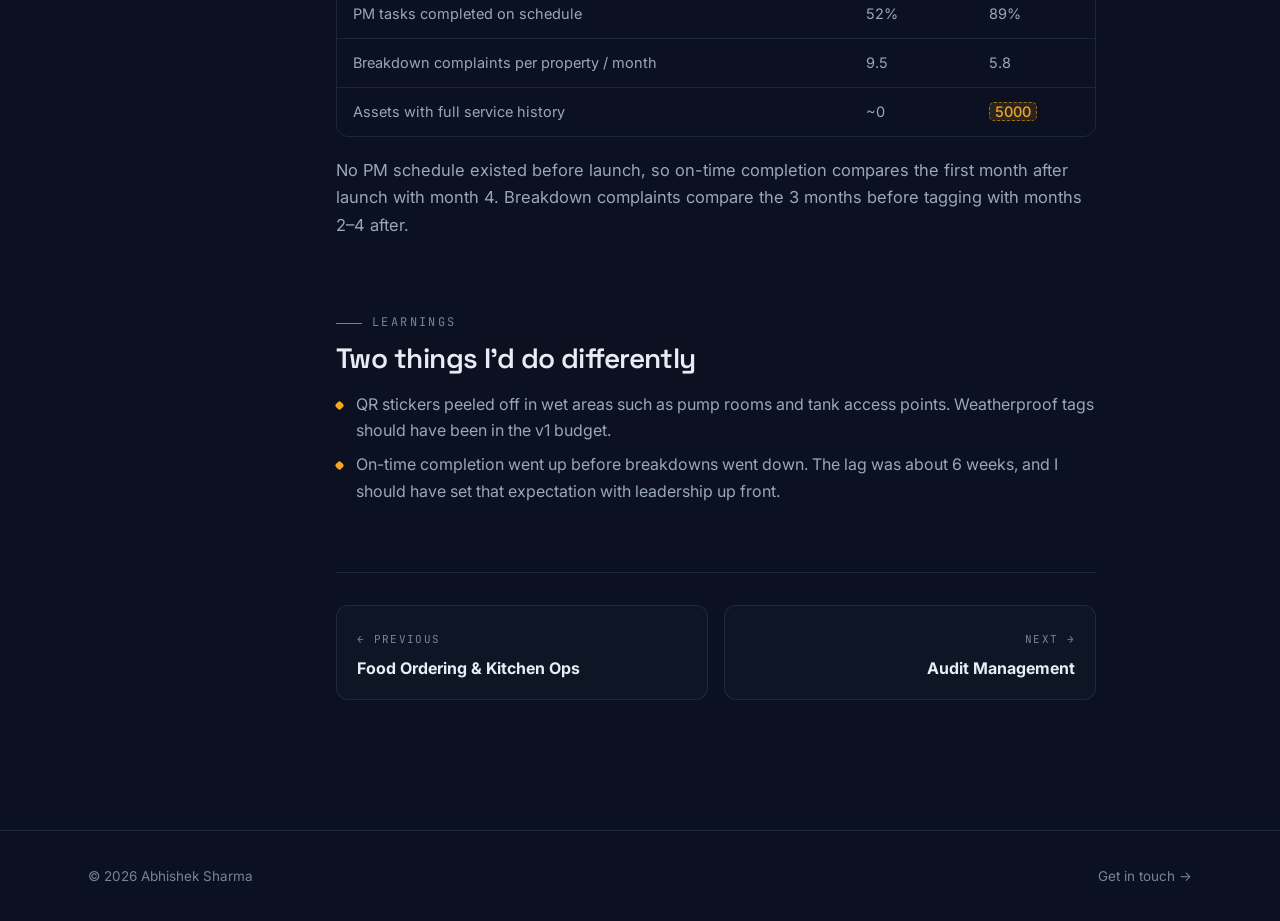
<file: case-studies/preventive-maintenance.html>
<!DOCTYPE html>
<html lang="en">
<head>
<meta charset="UTF-8">
<meta name="viewport" content="width=device-width, initial-scale=1">
<title>Preventive Maintenance · Case study · Abhishek Sharma</title>
<meta name="description" content="One preventive maintenance module for five scheduled activities (electrical PM, servo PM, water tank cleaning, curtain cleaning and vehicle PM) running on the same scan-to-start, evidence-to-close workflow as housekeeping.">
<meta property="og:title" content="Preventive Maintenance: case study by Abhishek Sharma">
<meta property="og:description" content="An asset register and one scheduler for five PM activities on a shared QR task workflow, each with its own frequency and proof of work, built for a multi-city co-living operator.">
<meta property="og:type" content="article">
<meta property="og:url" content="https://abhishekk0425.github.io/Portfolio/case-studies/preventive-maintenance.html">
<meta property="og:image" content="https://abhishekk0425.github.io/Portfolio/assets/og-image.png">
<meta name="twitter:card" content="summary_large_image">
<link rel="canonical" href="https://abhishekk0425.github.io/Portfolio/case-studies/preventive-maintenance.html">
<meta name="theme-color" content="#0B1120">
<link rel="icon" href="data:image/svg+xml,%3Csvg xmlns='http://www.w3.org/2000/svg' viewBox='0 0 64 64'%3E%3Crect width='64' height='64' rx='16' fill='%23F5A623'/%3E%3Ctext x='32' y='42' font-family='monospace' font-size='26' font-weight='700' text-anchor='middle' fill='%230B1120'%3EAS%3C/text%3E%3C/svg%3E">
<link rel="preconnect" href="https://fonts.googleapis.com">
<link rel="preconnect" href="https://fonts.gstatic.com" crossorigin>
<link href="https://fonts.googleapis.com/css2?family=Space+Grotesk:wght@500;600;700&family=Inter:wght@400;500;600&family=JetBrains+Mono:wght@400;500&display=swap" rel="stylesheet">
<link rel="stylesheet" href="../assets/style.css">
<style>
/* PM cycle strip (page-specific) */
.flow{display:flex;flex-wrap:wrap;align-items:center;gap:8px;margin:18px 0 22px;padding:0;list-style:none}
.flow li{display:flex;align-items:center;gap:8px;font-size:13.5px;color:var(--text)}
.flow li span{background:var(--base-2);border:1px solid var(--line-strong);border-radius:8px;padding:7px 12px;white-space:nowrap}
.flow li span small{display:block;font-family:var(--mono);font-size:10px;letter-spacing:.08em;text-transform:uppercase;color:var(--muted-2);margin-top:2px}
.flow li:not(:last-child)::after{content:"→";color:var(--amber);font-weight:600}
.flow li.end span{border-color:var(--teal);background:var(--teal-soft)}
.flow-note{font-size:14px;color:var(--muted);margin:-8px 0 22px}
</style>
<script>document.documentElement.classList.add('js')</script>
</head>
<body>
<a class="skip" href="#main">Skip to content</a>
<header class="nav" id="nav">
  <div class="wrap nav-inner">
    <a href="../index.html" class="brand" aria-label="Abhishek Sharma, home"><span class="dot">AS</span>Abhishek Sharma</a>
    <button class="burger" id="burger" aria-label="Open menu" aria-expanded="false" aria-controls="navLinks"><span></span><span></span><span></span></button>
    <nav class="nav-links" id="navLinks" aria-label="Main">
      <a href="../index.html#work">Case studies</a>
      <a href="../index.html#experience">Experience</a>
      <a href="../assets/Abhishek_Sharma_CV.pdf" target="_blank" rel="noopener">CV</a>
      <a href="../index.html#contact" class="nav-cta">Contact</a>
    </nav>
  </div>
</header>
<main id="main">

<section class="cs-hero">
  <div class="wrap">
    <a class="crumb" href="../index.html#work"><svg viewBox="0 0 24 24" fill="none" stroke="currentColor" stroke-width="2"><path d="M19 12H5M11 18l-6-6 6-6"/></svg>All case studies</a><br>
    <span class="eyebrow">Case study 02</span>
    <h1>One schedule for everything a property must service, before it fails</h1>
    <p class="summary">Maintenance at UniLiv was reactive. Something broke, a resident complained, and a technician was sent. Scheduled jobs such as servo checks, water tank cleaning and vehicle servicing lived in vendor notebooks and WhatsApp, with no proof they happened. I owned the Preventive Maintenance module that replaced this: an asset register plus one scheduler for five PM activities. Every job runs on the same workflow as housekeeping (assigned, scan the QR to start, close with evidence, Unit Lead verifies). Only the activity, its frequency and its proof of work change.</p>
    <dl class="meta-row"><div><dt>My role</dt><dd>Product owner</dd></div><div><dt>Team</dt><dd><em class="est">2 devs</em></dd></div><div><dt>Timeline</dt><dd><em class="est">Dec 2025 – Mar 2026</em></dd></div><div><dt>Users</dt><dd>Technicians · vendors · Unit Leads · Ops</dd></div></dl>
    <div class="tldr"><div class="k"><div class="big"><em class="est">52% → 89%</em></div><div class="sm">PM tasks completed on schedule</div></div><div class="k"><div class="big"><em class="est">−39%</em></div><div class="sm">fewer breakdown complaints per property per month, before vs after rollout</div></div><div class="k"><div class="big"><em class="fill">15000+</em></div><div class="sm">assets registered and tagged</div></div></div>
  </div>
</section>
<div class="wrap cs-layout">
  <nav class="toc" aria-label="On this page"><a href="#context">Context</a><a href="#problem">Problem</a><a href="#discovery">Discovery</a><a href="#decision">Options & decision</a><a href="#solution">What shipped</a><a href="#rollout">Rollout</a><a href="#impact">Impact</a><a href="#learnings">Learnings</a></nav>
  <article class="cs-content">

<section id="context" class="reveal"><span class="eyebrow">Context</span><h2>Reactive by default</h2>
<p>Each property has electrical assets (geysers, pumps, ACs, panels and servo stabilisers), water tanks, curtains, garden areas and, in some cases, vehicles. All of them need servicing on a schedule. Servicing was tracked, if at all, in vendor notebooks, and residents were usually the first to notice a failure.</p>
<p>Maintenance complaints were the <em class="est">largest</em> complaint category, and each breakdown cost <em class="est">₹1,800</em> on average once emergency call-outs were counted.</p>
<p><strong>Where this module fits:</strong> Preventive Maintenance is a separate module that owns five asset and upkeep activities on a <em>cycle</em>: Electrical PM, Electrical Servo PM, Water Tank Cleaning, Curtain Cleaning and Vehicle PM. Daily cleaning, deep cleaning, pest control and horticulture run in <a href="housekeeping.html" style="color:var(--amber)">Facility Services Management</a>, and property quality is checked independently by the <a href="audit-management.html" style="color:var(--amber)">Audit</a> module.</p></section>

<section id="problem" class="reveal"><span class="eyebrow">Problem</span><h2>You can't schedule what you can't list</h2>
<ul class="bul">
<li><strong>Breakdowns dominated.</strong> They made up <em class="est">46%</em> of all maintenance complaints.</li>
<li><strong>No asset list.</strong> No property had a complete register, so there was nothing to attach a schedule to.</li>
<li><strong>Blind to repeats.</strong> Tickets weren't linked to assets, so the same geyser could fail three times without anyone noticing.</li>
<li><strong>Five activities, five trackers.</strong> Electrical checks, servo checks, water tank cleaning, curtain cleaning and vehicle servicing each lived in a different notebook or chat, with no proof a technician or vendor actually did the work.</li></ul>
<div class="callout"><b>Root cause</b>The problem wasn't missing reminders. It was missing data. Every scheduled job needs the same four things (what, where, when, and proof it was done), but none of them was recorded. The first deliverable had to be an asset and location register that technicians would actually keep up to date. The scheduler came second.</div></section>

<section id="discovery" class="reveal"><span class="eyebrow">Discovery</span><h2>Following technicians and vendors on their rounds</h2>
<p>I joined technicians on rounds at <em class="fill">8</em> properties and analysed <em class="fill">3 months</em> of maintenance tickets.</p>
<ul class="bul">
<li><em class="est">70%</em> of breakdowns came from electrical assets, mainly geysers, water pumps and servo stabilisers.</li>
<li>Technicians would not fill in long forms on a phone. Anything over <em class="est">5 fields</em> got skipped.</li>
<li>Vendors already had service intervals for every asset type. We just weren't recording them.</li>
<li>Very different jobs, from a servo check to a water tank clean to a vehicle service, shared one shape with a daily housekeeping task: a due date, an assignee, a location and proof. That meant PM could reuse the housekeeping workflow and only change the activity rules.</li></ul></section>

<section id="decision" class="reveal"><span class="eyebrow">Options & decision</span><h2>One engine, many schedules</h2>
<div class="table-wrap"><table><thead><tr><th>Option</th><th>For</th><th>Against</th><th>Call</th></tr></thead><tbody>
<tr><td>Buy an off-the-shelf maintenance tool</td><td>Feature-rich, quick to start</td><td>Cost per seat; no link to our complaint data</td><td>Rejected</td></tr>
<tr><td>Spreadsheet schedule per property</td><td>Zero build cost</td><td>Same failure as the notebooks; no proof of work</td><td>Rejected</td></tr>
<tr><td>A separate tracker for each service type</td><td>Tailored to each vendor</td><td>Five places to check; no single view of what's overdue</td><td>Rejected</td></tr>
<tr><td class="pick">One PM engine on the same task workflow as housekeeping: QR-tagged assets and locations, a schedule template per activity, evidence rules per activity. Start with electrical assets, then add the rest</td><td>Covers <em class="est">70%</em> of breakdowns within weeks; one overdue view for every service</td><td>Partial coverage at first</td><td class="pick">Chosen</td></tr>
</tbody></table></div>
<p><strong>What we deliberately left out of v1:</strong> spare-parts inventory, vendor invoicing, and lifts and DG sets (already under vendor AMCs). They were all requested, but none of them targeted the failures residents actually felt.</p></section>

<section id="solution" class="reveal"><span class="eyebrow">What shipped</span><h2>Same workflow as housekeeping, five different activities</h2>
<p>Every PM job moves through the same states as a housekeeping task. Only the trigger, the frequency and the proof of work depend on the activity:</p>
<ol class="flow" aria-label="PM task workflow">
  <li><span>Assigned<small>Schedule · complaint · move-out · UL</small></span></li>
  <li><span>In progress<small>Asset / location QR starts timer</small></span></li>
  <li><span>Completed<small>Activity checklist + photos</small></span></li>
  <li><span>Verified<small>UL verifies, rates or reopens</small></span></li>
  <li class="end"><span>Next due set<small>Cycle restarts</small></span></li>
</ol>
<p class="flow-note">Side paths, as in housekeeping: <strong>Failed</strong> (reason + photo), <strong>Missed</strong> (past its SLA) and <strong>Reopened</strong> (UL rejects; the technician must re-scan the QR).</p>

<h3>The five PM activities</h3>
<div class="table-wrap"><table><thead><tr><th>Activity</th><th>Covers</th><th>Done by</th><th>Frequency</th><th>Proof of work</th></tr></thead><tbody>
<tr><td>Electrical PM</td><td>Geysers, pumps, ACs, panels</td><td>Property technician</td><td><em class="est">Monthly</em></td><td>Asset QR + short checklist + photo</td></tr>
<tr><td>Electrical Servo PM</td><td>Servo voltage stabilisers</td><td>Technician or vendor</td><td><em class="est">Quarterly</em></td><td>Asset QR + voltage reading + photo</td></tr>
<tr><td>Water Tank Cleaning</td><td>Overhead and underground tanks</td><td>Vendor</td><td><em class="est">Every 6 months</em></td><td>Location QR + before and after photos + UL sign-off</td></tr>
<tr><td>Curtain Cleaning</td><td>Room and common-area curtains</td><td>In-house staff or vendor</td><td><em class="est">Quarterly and on move-out</em></td><td>Room QR + checklist + photo</td></tr>
<tr><td>Vehicle PM</td><td>Property and kitchen vehicles</td><td>Service vendor</td><td><em class="est">Monthly or by distance</em></td><td>Vehicle QR + odometer reading + service record + photo</td></tr>
</tbody></table></div>

<h3>What's shared with housekeeping, and what's different</h3>
<div class="table-wrap"><table><thead><tr><th></th><th>Shared</th><th>Different in PM</th></tr></thead><tbody>
<tr><td>Ticket</td><td>One ticket model and the same states</td><td>Created from a cycle, a complaint or a move-out, not a daily roster</td></tr>
<tr><td>Start</td><td>Scan the QR at the location to start the timer</td><td>Asset QRs (geyser, servo, tank, vehicle) as well as room and area QRs</td></tr>
<tr><td>Close</td><td>Can't close without the activity's mandatory evidence</td><td>Readings and service records, not just photos</td></tr>
<tr><td>Verify</td><td>Unit Lead verifies, rates or reopens</td><td>Sign-off required for vendor jobs such as water tank cleaning</td></tr>
<tr><td>Who</td><td>Execution roles see only their own tasks</td><td>Many jobs go to vendors, so vendor logins and visit SLAs are needed</td></tr>
</tbody></table></div>

<ul class="bul">
<li><strong>Asset register:</strong> a QR sticker on each asset and location. Scanning it opens the full service history.</li>
<li><strong>Task sources:</strong> each activity's schedule creates tickets on the due date; move-outs trigger curtain cleaning; breakdown complaints attach to the asset and can raise an extra PM job; and Unit Leads can raise on-demand jobs.</li>
<li><strong>Full record on every job:</strong> property, asset or location, assignee, start and end time, duration, photos, checklist, verifier and rating.</li>
<li><strong>Vendor accountability:</strong> vendor jobs such as water tank cleaning and vehicle servicing need a Unit Lead sign-off, and every visit record carries time, photos and readings, so invoices can be checked against work actually done.</li>
<li><strong>Self-healing schedules:</strong> a failed or missed PM job alerts the Unit Lead and stays on the overdue list until it is done, and completing a job sets the next due date automatically.</li></ul>
<figure><div class="shot"><img src="../assets/img/preventive-maintance/preventive-maintance-screen.png" alt="Preventive Maintenance screen showing scheduled PM tasks and their status" loading="lazy"></div><figcaption>Preventive Maintenance: scheduled PM tasks and their status</figcaption></figure>

<h3>Who does what</h3>
<div class="table-wrap"><table><thead><tr><th>Role</th><th>What they do</th></tr></thead><tbody>
<tr><td>Technician · vendor</td><td>See only assigned jobs; scan, start, complete, log readings, upload photos, mark failed with a reason</td></tr>
<tr><td>Unit Lead</td><td>Assign and raise on-demand jobs, see live status, verify, rate or reopen, sign off vendor visits</td></tr>
<tr><td>Cluster Manager</td><td>Multi-property dashboards; approve unscheduled vendor visits; alerts on SLA breaches, missed vendor visits and repeat breakdowns on the same asset</td></tr>
<tr><td>Ops Excellence</td><td>Configure schedules, checklists and SLAs per activity; vendor scorecards and compliance analytics</td></tr>
<tr><td>Admin</td><td>Full access, vendor onboarding, QR generation</td></tr>
</tbody></table></div></section>

<section id="rollout" class="reveal"><span class="eyebrow">Rollout</span><h2>Electrical first, then everything else</h2>
<p>We tagged <em class="fill">3000</em> assets across <em class="fill">45</em> properties in <em class="est">2 weeks</em> through a tagging drive with the ops team, starting with electrical PM, where most breakdowns came from. Technicians got a <em class="est">5-minute</em> walkthrough on their first scan. Once on-time completion held above <em class="est">85%</em> for a month, we added the remaining activities: servo PM, then water tank cleaning, curtain cleaning and vehicle PM with their vendors. Because every activity reuses the housekeeping workflow, each new one needed only a schedule template, a checklist and its evidence rules, not a new build.</p></section>

<section id="impact" class="reveal"><span class="eyebrow">Impact</span><h2>What changed after <em class="est">90 days</em></h2>
<div class="table-wrap"><table><thead><tr><th>Metric</th><th>Before</th><th>After</th></tr></thead><tbody>
<tr><td>PM tasks completed on schedule</td><td><em class="est">52%</em></td><td><em class="est">89%</em></td></tr>
<tr><td>Breakdown complaints per property / month</td><td><em class="est">9.5</em></td><td><em class="est">5.8</em></td></tr>
<tr><td>Assets with full service history</td><td>~0</td><td><em class="fill">5000</em></td></tr></tbody></table></div>
<p>No PM schedule existed before launch, so on-time completion compares the <em class="est">first month after launch</em> with <em class="est">month 4</em>. Breakdown complaints compare the <em class="est">3 months</em> before tagging with months 2–4 after.</p></section>

<section id="learnings" class="reveal"><span class="eyebrow">Learnings</span><h2>Two things I'd do differently</h2>
<ul class="bul">
<li>QR stickers peeled off in wet areas such as pump rooms and tank access points. Weatherproof tags should have been in the v1 budget.</li>
<li>On-time completion went up before breakdowns went down. The lag was about <em class="est">6 weeks</em>, and I should have set that expectation with leadership up front.</li></ul></section>

    <div class="next-cs">
      <a href="food-kitchen-ops.html"><span>← Previous</span><b>Food Ordering & Kitchen Ops</b></a>
      <a href="audit-management.html"><span>Next →</span><b>Audit Management</b></a>
    </div>
  </article>
</div>
</main>
<footer><div class="wrap"><p>© <span id="yr">2026</span> Abhishek Sharma</p><p><a href="../index.html#contact">Get in touch →</a></p></div></footer>
<script src="../assets/main.js"></script>
</body>
</html>
</file>
<file: assets/style.css>
/* ============================================================
   Abhishek Sharma — Portfolio
   Shared stylesheet for index.html and /case-studies/*.html
   ============================================================ */

:root{
  --base:#0B1120;
  --base-2:#0E1524;
  --panel:#111A2E;
  --panel-2:#16223B;
  --line:rgba(138,151,173,.16);
  --line-strong:rgba(138,151,173,.32);
  --amber:#F5A623;
  --amber-soft:rgba(245,166,35,.13);
  --teal:#2DD4BF;
  --teal-soft:rgba(45,212,191,.12);
  --rose:#FB7185;
  --text:#E8ECF4;
  --muted:#9AA6BB;          /* lifted for WCAG AA contrast on --base */
  --muted-2:#76839B;
  --white:#F7F9FC;
  --radius:18px;
  --radius-sm:12px;
  --shadow:0 24px 60px -24px rgba(0,0,0,.65);
  --shadow-soft:0 12px 40px -18px rgba(0,0,0,.55);
  --maxw:1160px;
  --display:'Space Grotesk',system-ui,sans-serif;
  --body:'Inter',system-ui,sans-serif;
  --mono:'JetBrains Mono',ui-monospace,monospace;
}

*{margin:0;padding:0;box-sizing:border-box}
html{scroll-behavior:smooth;scroll-padding-top:90px}
body{
  font-family:var(--body);background:var(--base);color:var(--text);
  line-height:1.65;overflow-x:hidden;-webkit-font-smoothing:antialiased;
}
a{color:inherit;text-decoration:none}
ul{list-style:none}
img{max-width:100%;display:block}
::selection{background:var(--amber);color:var(--base)}
:focus-visible{outline:2px solid var(--amber);outline-offset:3px;border-radius:6px}

body::before{
  content:"";position:fixed;inset:0;z-index:-2;
  background:
    radial-gradient(900px 500px at 85% -5%, rgba(245,166,35,.09), transparent 60%),
    radial-gradient(800px 600px at -10% 25%, rgba(45,212,191,.07), transparent 60%),
    var(--base);
}
body::after{
  content:"";position:fixed;inset:0;z-index:-1;opacity:.3;pointer-events:none;
  background-image:
    linear-gradient(rgba(138,151,173,.05) 1px, transparent 1px),
    linear-gradient(90deg, rgba(138,151,173,.05) 1px, transparent 1px);
  background-size:60px 60px;
  mask-image:radial-gradient(circle at 50% 25%, #000 30%, transparent 80%);
}

.skip{position:absolute;left:-999px;top:12px;z-index:200;background:var(--amber);color:var(--base);padding:10px 16px;border-radius:8px;font-weight:600}
.skip:focus{left:12px}

.wrap{max-width:var(--maxw);margin:0 auto;padding:0 28px}
section{padding:104px 0;position:relative}

/* ---------- Placeholder marker: anything still to be filled in ---------- */
.fill{
  background:var(--amber-soft);color:var(--amber);border:1px dashed rgba(245,166,35,.55);
  border-radius:5px;padding:0 5px;font-style:normal;font-weight:500;
}

/* ---------- Type ---------- */
h1,h2,h3,h4{font-family:var(--display);font-weight:600;line-height:1.12;letter-spacing:-.02em}
.eyebrow{
  font-family:var(--mono);font-size:12px;letter-spacing:.2em;text-transform:uppercase;
  color:var(--amber);display:inline-flex;align-items:center;gap:10px;
}
.eyebrow::before{content:"";width:26px;height:1px;background:var(--amber)}
.section-head{max-width:660px;margin-bottom:48px}
.section-head h2{font-size:clamp(28px,4vw,42px);margin:14px 0 12px}
.section-head p{color:var(--muted);font-size:16.5px}

/* ---------- Buttons ---------- */
.btn{
  display:inline-flex;align-items:center;gap:10px;padding:13px 24px;border-radius:12px;
  font-weight:600;font-size:15px;transition:transform .25s, box-shadow .25s, border-color .25s, color .25s;cursor:pointer;border:0;
}
.btn svg{width:18px;height:18px}
.btn-primary{background:var(--amber);color:var(--base);box-shadow:0 14px 30px -12px rgba(245,166,35,.6)}
.btn-primary:hover{transform:translateY(-2px);box-shadow:0 20px 40px -14px rgba(245,166,35,.75)}
.btn-ghost{background:transparent;color:var(--text);border:1px solid var(--line-strong)}
.btn-ghost:hover{transform:translateY(-2px);border-color:var(--amber);color:var(--amber)}

/* ---------- Nav ---------- */
.nav{position:fixed;top:0;left:0;right:0;z-index:100;border-bottom:1px solid transparent;transition:background .35s,border-color .35s}
.nav.scrolled{background:rgba(11,17,32,.8);backdrop-filter:blur(16px) saturate(140%);border-bottom-color:var(--line)}
.nav-inner{display:flex;align-items:center;justify-content:space-between;height:72px}
.brand{display:flex;align-items:center;gap:12px;font-family:var(--display);font-weight:600;font-size:17px}
.brand .dot{
  width:34px;height:34px;border-radius:10px;display:grid;place-items:center;
  background:linear-gradient(140deg,var(--amber),#e08600);color:var(--base);
  font-family:var(--mono);font-weight:600;font-size:14px;
}
.nav-links{display:flex;align-items:center;gap:4px}
.nav-links a{font-size:14px;color:var(--muted);padding:8px 14px;border-radius:9px;font-weight:500;transition:color .2s,background .2s}
.nav-links a:hover,.nav-links a.active{color:var(--white);background:rgba(138,151,173,.09)}
.nav-links a.nav-cta{margin-left:8px;background:var(--amber);color:var(--base);font-weight:600}
.nav-links a.nav-cta:hover{background:#ffb83f;color:var(--base)}
.burger{display:none;flex-direction:column;gap:5px;background:none;border:0;cursor:pointer;padding:8px}
.burger span{width:24px;height:2px;background:var(--text);border-radius:2px;transition:.3s}
.burger[aria-expanded="true"] span:nth-child(1){transform:translateY(7px) rotate(45deg)}
.burger[aria-expanded="true"] span:nth-child(2){opacity:0}
.burger[aria-expanded="true"] span:nth-child(3){transform:translateY(-7px) rotate(-45deg)}

/* ---------- Hero ---------- */
.hero{min-height:92vh;display:flex;align-items:center;padding-top:120px;padding-bottom:60px}
.hero-grid{display:grid;grid-template-columns:1.1fr .9fr;gap:56px;align-items:center;width:100%}
.status-chip{
  display:inline-flex;align-items:center;gap:9px;font-family:var(--mono);font-size:12px;
  color:var(--teal);background:var(--teal-soft);border:1px solid rgba(45,212,191,.28);
  padding:6px 14px;border-radius:100px;
}
.status-chip i{width:8px;height:8px;border-radius:50%;background:var(--teal);box-shadow:0 0 10px var(--teal)}
.hero h1{font-size:clamp(40px,6vw,70px);margin:22px 0 14px;font-weight:700}
.hero h1 .grad{background:linear-gradient(120deg,#fff 10%,var(--amber) 90%);-webkit-background-clip:text;background-clip:text;-webkit-text-fill-color:transparent}
.hero .role{font-family:var(--display);font-size:clamp(18px,2.3vw,23px);color:var(--muted);margin-bottom:18px}
.hero .role b{color:var(--amber);font-weight:600}
.hero p.lede{color:var(--muted);font-size:17px;max-width:540px;margin-bottom:30px}
.hero-actions{display:flex;gap:12px;flex-wrap:wrap;margin-bottom:38px}
.hero-metrics{display:flex;gap:34px;flex-wrap:wrap}
.hero-metrics .n{font-family:var(--display);font-size:30px;font-weight:700;color:var(--white)}
.hero-metrics .l{font-family:var(--mono);font-size:11px;letter-spacing:.12em;text-transform:uppercase;color:var(--muted-2);max-width:150px;line-height:1.4}

.hero-panel{
  background:linear-gradient(160deg,var(--panel),var(--base-2));
  border:1px solid var(--line);border-radius:22px;padding:22px;box-shadow:var(--shadow);position:relative;overflow:hidden;
}
.hero-panel::before{content:"";position:absolute;inset:0 0 auto;height:110px;background:linear-gradient(180deg,var(--amber-soft),transparent)}
.panel-top{display:flex;justify-content:space-between;align-items:baseline;position:relative;margin-bottom:16px}
.panel-top .t{font-family:var(--mono);font-size:12px;color:var(--muted);letter-spacing:.1em;text-transform:uppercase}
.panel-top .s{font-family:var(--mono);font-size:11px;color:var(--muted-2)}
.own-list{display:flex;flex-direction:column;gap:9px;position:relative}
.own{display:grid;grid-template-columns:34px 1fr auto;gap:12px;align-items:center;background:var(--base-2);border:1px solid var(--line);border-radius:12px;padding:12px 14px}
.own .ic{width:34px;height:34px;border-radius:9px;display:grid;place-items:center;background:var(--amber-soft);color:var(--amber)}
.own .ic svg{width:18px;height:18px}
.own .nm{font-size:14px;font-weight:600}
.own .kpi{font-size:12.5px;color:var(--muted)}
.own .val{font-family:var(--mono);font-size:13px;color:var(--teal);text-align:right}
.panel-note{position:relative;margin-top:12px;font-size:12px;color:var(--muted-2)}

/* ---------- About ---------- */
.about-grid{display:grid;grid-template-columns:1.15fr .85fr;gap:56px;align-items:start}
.about-copy p{color:var(--muted);margin-bottom:16px;font-size:16.5px}
.about-copy p strong{color:var(--text);font-weight:600}
.card{
  background:linear-gradient(160deg,var(--panel),var(--base-2));
  border:1px solid var(--line);border-radius:var(--radius);padding:28px;box-shadow:var(--shadow-soft);
}
.card h3{font-size:18px;margin-bottom:16px}
.fact{display:flex;justify-content:space-between;gap:18px;padding:12px 0;border-bottom:1px solid var(--line);font-size:14.5px}
.fact:last-child{border-bottom:0}
.fact .k{color:var(--muted)}
.fact .v{text-align:right;font-weight:500}

/* ---------- Featured case studies ---------- */
.cs-grid{display:grid;grid-template-columns:repeat(3,1fr);gap:22px}
.cs-card{
  display:flex;flex-direction:column;background:var(--panel);border:1px solid var(--line);
  border-radius:var(--radius);overflow:hidden;transition:transform .35s, border-color .35s, box-shadow .35s;
}
.cs-card:hover{transform:translateY(-6px);border-color:var(--line-strong);box-shadow:var(--shadow)}
.cs-media{height:150px;position:relative;display:grid;place-items:center;background:
  radial-gradient(300px 140px at 50% 0%, var(--amber-soft), transparent 70%),linear-gradient(160deg,var(--panel-2),var(--base-2));border-bottom:1px solid var(--line)}
.cs-media svg{width:64px;height:64px;color:var(--amber)}
.cs-media .num{position:absolute;top:14px;left:16px;font-family:var(--mono);font-size:12px;color:var(--muted-2)}
.cs-media .tag{position:absolute;top:12px;right:14px;font-family:var(--mono);font-size:11px;color:var(--base);background:var(--amber);padding:4px 10px;border-radius:6px;font-weight:600}
.cs-body{padding:22px 24px 24px;display:flex;flex-direction:column;flex:1}
.cs-body h3{font-size:20px;margin-bottom:8px}
.cs-body p{color:var(--muted);font-size:14.5px;margin-bottom:16px}
.cs-outcome{margin-top:auto;padding-top:14px;border-top:1px solid var(--line)}
.cs-outcome .big{font-family:var(--display);font-size:26px;font-weight:700;color:var(--teal)}
.cs-outcome .sm{font-size:13px;color:var(--muted)}
.cs-link{margin-top:16px;font-weight:600;font-size:14px;color:var(--amber);display:inline-flex;gap:8px;align-items:center}
.cs-link svg{width:16px;height:16px;transition:transform .25s}
.cs-card:hover .cs-link svg{transform:translateX(4px)}

/* ---------- More products (compact) ---------- */
.more-head{display:flex;justify-content:space-between;align-items:end;gap:20px;margin:72px 0 22px;flex-wrap:wrap}
.more-head h3{font-size:22px}
.more-head p{color:var(--muted);font-size:14.5px;max-width:520px}
.prod-grid{display:grid;grid-template-columns:repeat(auto-fill,minmax(320px,1fr));gap:16px}
.prod{background:var(--base-2);border:1px solid var(--line);border-radius:var(--radius-sm);padding:20px 22px;transition:border-color .25s}
.prod:hover{border-color:var(--line-strong)}
.prod-top{display:flex;justify-content:space-between;align-items:baseline;gap:10px;margin-bottom:10px}
.prod h4{font-size:16.5px}
.prod .role{font-family:var(--mono);font-size:10.5px;letter-spacing:.08em;color:var(--teal);white-space:nowrap}
.prod dl{display:grid;grid-template-columns:70px 1fr;gap:6px 12px;font-size:13.5px}
.prod dt{font-family:var(--mono);font-size:10.5px;letter-spacing:.1em;text-transform:uppercase;color:var(--amber);padding-top:3px}
.prod dd{color:var(--muted)}

/* ---------- Process / how I work ---------- */
.process{display:grid;grid-template-columns:repeat(5,1fr);gap:14px;counter-reset:step}
.step{background:linear-gradient(165deg,var(--panel),var(--base-2));border:1px solid var(--line);border-radius:var(--radius-sm);padding:20px}
.step::before{counter-increment:step;content:"0" counter(step);font-family:var(--mono);font-size:12px;color:var(--amber)}
.step h4{font-size:16px;margin:8px 0 6px}
.step p{font-size:13.5px;color:var(--muted)}
.samples{display:grid;grid-template-columns:repeat(3,1fr);gap:16px;margin-top:22px}
.sample{display:flex;gap:14px;align-items:center;background:var(--base-2);border:1px solid var(--line);border-radius:var(--radius-sm);padding:18px;transition:border-color .25s, transform .25s}
.sample:hover{border-color:var(--amber);transform:translateY(-3px)}
.sample .ic{width:42px;height:42px;border-radius:11px;display:grid;place-items:center;background:var(--teal-soft);color:var(--teal);flex:none}
.sample .ic svg{width:20px;height:20px}
.sample b{display:block;font-size:14.5px}
.sample span{font-size:12.5px;color:var(--muted)}

/* ---------- Experience timeline ---------- */
.timeline{position:relative;max-width:920px}
.timeline::before{content:"";position:absolute;left:11px;top:8px;bottom:8px;width:2px;background:linear-gradient(180deg,var(--amber),var(--teal),transparent)}
.tl-item{position:relative;padding-left:52px;padding-bottom:36px}
.tl-item:last-child{padding-bottom:0}
.tl-node{position:absolute;left:0;top:6px;width:24px;height:24px;border-radius:50%;background:var(--base);border:2px solid var(--amber);display:grid;place-items:center}
.tl-node::after{content:"";width:8px;height:8px;border-radius:50%;background:var(--amber)}
.tl-card{background:linear-gradient(160deg,var(--panel),var(--base-2));border:1px solid var(--line);border-radius:var(--radius);padding:24px 26px}
.tl-top{display:flex;flex-wrap:wrap;align-items:center;justify-content:space-between;gap:10px}
.tl-top h3{font-size:19px}
.tl-date{font-family:var(--mono);font-size:12px;color:var(--amber);background:var(--amber-soft);padding:4px 11px;border-radius:7px;white-space:nowrap}
.tl-org{font-family:var(--mono);font-size:13px;color:var(--teal);margin:4px 0 14px}
.tl-card ul{display:flex;flex-direction:column;gap:9px}
.tl-card li{position:relative;padding-left:20px;color:var(--muted);font-size:14.5px}
.tl-card li::before{content:"";position:absolute;left:0;top:9px;width:7px;height:7px;border-radius:2px;background:var(--amber);transform:rotate(45deg)}
.tl-card li strong{color:var(--text);font-weight:600}
.promo{font-size:12.5px;color:var(--muted-2);margin:-8px 0 14px;font-family:var(--mono)}

/* ---------- Skills ---------- */
.skills-grid{display:grid;grid-template-columns:repeat(3,1fr);gap:20px}
.skill-card h3{font-size:17px;margin-bottom:6px}
.skill-card .sub{font-size:13px;color:var(--muted);margin-bottom:16px}
.chips{display:flex;flex-wrap:wrap;gap:8px}
.chips span{font-size:13px;color:var(--text);background:var(--base-2);border:1px solid var(--line);padding:6px 11px;border-radius:7px}

/* ---------- Contact ---------- */
.contact-band{
  background:linear-gradient(150deg,var(--panel-2),var(--base-2));border:1px solid var(--line);
  border-radius:24px;padding:52px;position:relative;overflow:hidden;box-shadow:var(--shadow);
  display:grid;grid-template-columns:1.2fr .8fr;gap:40px;align-items:center;
}
.contact-band::before{content:"";position:absolute;top:-40%;right:-10%;width:420px;height:420px;border-radius:50%;background:radial-gradient(circle,var(--amber-soft),transparent 70%);pointer-events:none}
.contact-band h2{font-size:clamp(26px,3.4vw,38px);margin:14px 0 14px}
.contact-band p{color:var(--muted);font-size:16px}
.contact-links{display:flex;flex-direction:column;gap:12px;position:relative}
.contact-links a{display:flex;align-items:center;gap:14px;background:var(--base-2);border:1px solid var(--line);border-radius:12px;padding:14px 16px;transition:border-color .25s,transform .25s}
.contact-links a:hover{border-color:var(--amber);transform:translateX(4px)}
.contact-links svg{width:20px;height:20px;color:var(--amber);flex:none}
.contact-links b{display:block;font-size:14px}
.contact-links span{font-size:13px;color:var(--muted);word-break:break-all}

footer{border-top:1px solid var(--line);padding:34px 0;margin-top:40px}
footer .wrap{display:flex;justify-content:space-between;align-items:center;gap:16px;flex-wrap:wrap}
footer p{color:var(--muted-2);font-size:13.5px}

/* ============================================================
   CASE STUDY PAGES
   ============================================================ */
.cs-hero{padding:140px 0 56px}
.crumb{font-family:var(--mono);font-size:12.5px;color:var(--muted);display:inline-flex;gap:8px;align-items:center;margin-bottom:26px}
.crumb:hover{color:var(--amber)}
.crumb svg{width:16px;height:16px}
.cs-hero h1{font-size:clamp(34px,5vw,56px);margin:14px 0 16px;max-width:860px}
.cs-hero .summary{color:var(--muted);font-size:18px;max-width:760px}
.meta-row{display:grid;grid-template-columns:repeat(4,1fr);gap:1px;background:var(--line);border:1px solid var(--line);border-radius:var(--radius-sm);overflow:hidden;margin-top:36px}
.meta-row div{background:var(--base-2);padding:16px 18px}
.meta-row dt{font-family:var(--mono);font-size:10.5px;letter-spacing:.14em;text-transform:uppercase;color:var(--muted-2);margin-bottom:4px}
.meta-row dd{font-size:14.5px;font-weight:500}

.tldr{display:grid;grid-template-columns:repeat(3,1fr);gap:16px;margin-top:22px}
.tldr .k{background:linear-gradient(165deg,var(--panel),var(--base-2));border:1px solid var(--line);border-radius:var(--radius-sm);padding:20px}
.tldr .big{font-family:var(--display);font-size:30px;font-weight:700;color:var(--teal)}
.tldr .sm{font-size:13.5px;color:var(--muted)}

.cs-layout{display:grid;grid-template-columns:220px 1fr;gap:56px;padding:40px 0 90px;align-items:start}
.toc{position:sticky;top:100px;display:flex;flex-direction:column;gap:2px;border-left:1px solid var(--line)}
.toc a{font-size:13.5px;color:var(--muted);padding:6px 14px;margin-left:-1px;border-left:2px solid transparent;transition:color .2s,border-color .2s}
.toc a:hover,.toc a.active{color:var(--white);border-left-color:var(--amber)}
.cs-content{max-width:760px}
.cs-content section{padding:0 0 52px}
.cs-content h2{font-size:28px;margin:10px 0 16px}
.cs-content h3{font-size:18px;margin:22px 0 10px}
.cs-content p{color:var(--muted);font-size:16.5px;margin-bottom:14px}
.cs-content p strong{color:var(--text)}
.cs-content ul.bul{margin:0 0 16px}
.cs-content ul.bul li{position:relative;padding-left:20px;color:var(--muted);margin-bottom:8px;font-size:16px}
.cs-content ul.bul li::before{content:"";position:absolute;left:0;top:11px;width:7px;height:7px;border-radius:2px;background:var(--amber);transform:rotate(45deg)}
.callout{border-left:3px solid var(--amber);background:var(--amber-soft);border-radius:0 12px 12px 0;padding:16px 20px;margin:20px 0;color:var(--text);font-size:16px}
.callout b{color:var(--amber);font-family:var(--mono);font-size:11px;letter-spacing:.14em;text-transform:uppercase;display:block;margin-bottom:4px}
.table-wrap{overflow-x:auto;margin:16px 0 20px;border:1px solid var(--line);border-radius:var(--radius-sm)}
table{width:100%;border-collapse:collapse;font-size:14.5px;min-width:520px}
th,td{text-align:left;padding:12px 16px;border-bottom:1px solid var(--line);vertical-align:top}
th{font-family:var(--mono);font-size:11px;letter-spacing:.1em;text-transform:uppercase;color:var(--muted-2);background:var(--base-2);font-weight:500}
td{color:var(--muted)}
tr:last-child td{border-bottom:0}
td.pick{color:var(--teal);font-weight:600}
.shot{border:1px dashed var(--line-strong);border-radius:var(--radius-sm);background:var(--base-2);aspect-ratio:16/9;display:grid;place-items:center;text-align:center;padding:20px;color:var(--muted-2);font-size:14px;margin:16px 0 8px}
.shot img{width:100%;height:100%;object-fit:cover;border-radius:10px}
figcaption{font-size:13px;color:var(--muted-2);margin-bottom:18px}
.next-cs{display:grid;grid-template-columns:1fr 1fr;gap:16px;border-top:1px solid var(--line);padding-top:32px}
.next-cs a{background:var(--base-2);border:1px solid var(--line);border-radius:var(--radius-sm);padding:18px 20px;transition:border-color .25s}
.next-cs a:hover{border-color:var(--amber)}
.next-cs span{font-family:var(--mono);font-size:11px;letter-spacing:.12em;text-transform:uppercase;color:var(--muted-2)}
.next-cs b{display:block;font-size:16px;margin-top:4px}
.next-cs a:last-child{text-align:right}

/* ---------- Reveal (only when JS is on, so content never hides without it) ---------- */
.js .reveal{opacity:0;transform:translateY(24px);transition:opacity .6s ease, transform .6s cubic-bezier(.2,.8,.2,1)}
.js .reveal.in{opacity:1;transform:none}

/* ---------- Responsive ---------- */
@media(max-width:1000px){
  .hero-grid,.about-grid,.contact-band{grid-template-columns:1fr}
  .cs-grid{grid-template-columns:1fr 1fr}
  .process{grid-template-columns:1fr 1fr}
  .samples,.skills-grid{grid-template-columns:1fr 1fr}
  .cs-layout{grid-template-columns:1fr}
  .toc{display:none}
  .meta-row{grid-template-columns:1fr 1fr}
}
@media(max-width:760px){
  .nav-links{
    position:fixed;inset:72px 0 auto 0;flex-direction:column;gap:0;align-items:stretch;
    background:rgba(11,17,32,.97);backdrop-filter:blur(20px);border-bottom:1px solid var(--line);
    padding:10px 20px 20px;transform:translateY(-130%);transition:transform .35s cubic-bezier(.2,.8,.2,1);
  }
  .nav-links.open{transform:none}
  .nav-links a{padding:14px 6px;border-radius:0;border-bottom:1px solid var(--line)}
  .nav-links a.nav-cta{margin:12px 0 0;text-align:center;border-radius:10px;border:0}
  .burger{display:flex}
  section{padding:76px 0}
  .wrap{padding:0 18px}
  .hero{min-height:auto}
  .cs-grid,.process,.samples,.skills-grid,.tldr,.next-cs{grid-template-columns:1fr}
  .next-cs a:last-child{text-align:left}
  .contact-band{padding:30px 22px}
  .hero-metrics{gap:22px}
  .prod-grid{grid-template-columns:1fr}
}
@media(prefers-reduced-motion:reduce){
  *{animation:none!important;transition:none!important;scroll-behavior:auto!important}
  .js .reveal{opacity:1;transform:none}
}
@media print{
  body::before,body::after,.nav,.toc{display:none}
  body{background:#fff;color:#111}
}

/* ============================================================
   v3 additions
   ============================================================ */
/* Profile block in snapshot card */
.who{display:flex;align-items:center;gap:14px;padding-bottom:16px;margin-bottom:6px;border-bottom:1px solid var(--line)}
.who h3{margin:0;font-size:18px}
.who p{font-size:13px;color:var(--muted)}
.avatar{position:relative;width:56px;height:56px;border-radius:16px;overflow:hidden;flex:none;display:grid;place-items:center;
  background:linear-gradient(140deg,var(--amber),#e08600);color:var(--base);font-family:var(--mono);font-weight:600;font-size:18px}
.avatar img{position:absolute;inset:0;width:100%;height:100%;object-fit:cover}

/* Testimonial */
.quote{margin-top:56px;position:relative;background:linear-gradient(150deg,var(--panel-2),var(--base-2));border:1px solid var(--line);
  border-left:3px solid var(--amber);border-radius:var(--radius);padding:30px 34px 26px 74px}
.quote .qmark{position:absolute;left:26px;top:28px;width:30px;height:30px;color:var(--amber);opacity:.85}
.quote blockquote{font-family:var(--display);font-size:clamp(17px,2vw,21px);line-height:1.5;color:var(--text);font-weight:500}
.quote figcaption{margin:16px 0 0;display:flex;gap:10px;flex-wrap:wrap;align-items:baseline;font-size:14px}
.quote figcaption b{color:var(--white)}
.quote figcaption span{color:var(--muted)}

/* Two roles inside one employer card */
.roles{display:grid;gap:8px;margin:0 0 16px}
.roles div{display:flex;justify-content:space-between;gap:12px;flex-wrap:wrap;background:var(--base-2);border:1px solid var(--line);border-radius:10px;padding:10px 14px;font-size:14px}
.roles b{font-weight:600}
.roles span{font-family:var(--mono);font-size:12px;color:var(--muted)}

/* Case-study section label vs heading: label is quieter so it doesn't echo the h2 */
.cs-content .eyebrow{color:var(--muted-2)}
.cs-content .eyebrow::before{background:var(--muted-2)}

@media(max-width:760px){
  .quote{padding:68px 22px 22px}
  .quote .qmark{left:22px;top:24px}
}

/* Estimates awaiting confirmation: look like normal text to visitors,
   highlighted only in ?review mode */
.est{font-style:inherit}
.review .est{outline:1px dashed var(--teal);outline-offset:1px;background:var(--teal-soft);border-radius:4px}
/* Keep wide tables scrolling inside their box on phones instead of widening the page */
.cs-layout > *{min-width:0}

/* Four case-study cards: 2 × 2 on desktop and tablet, 1 column on phones */
.cs-grid{grid-template-columns:repeat(2,1fr)}
@media(max-width:760px){.cs-grid{grid-template-columns:1fr}}
</file>
